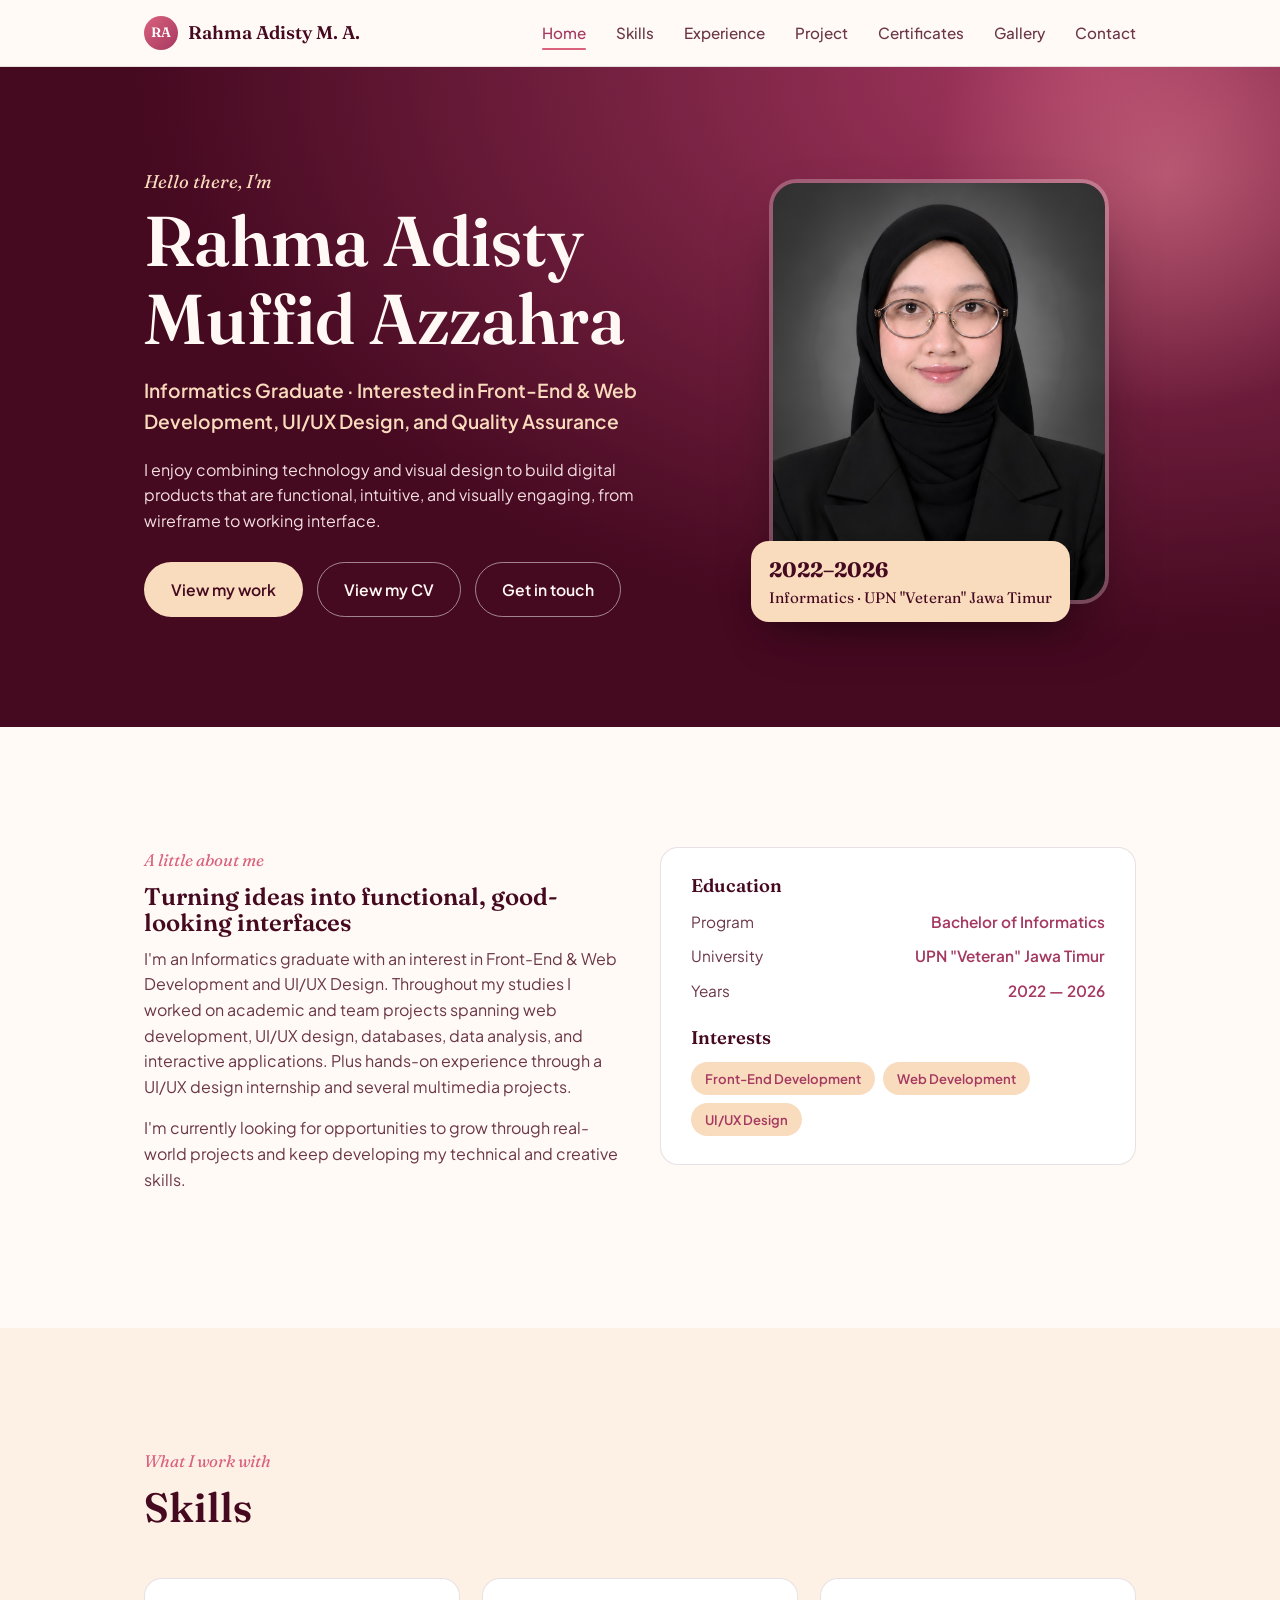
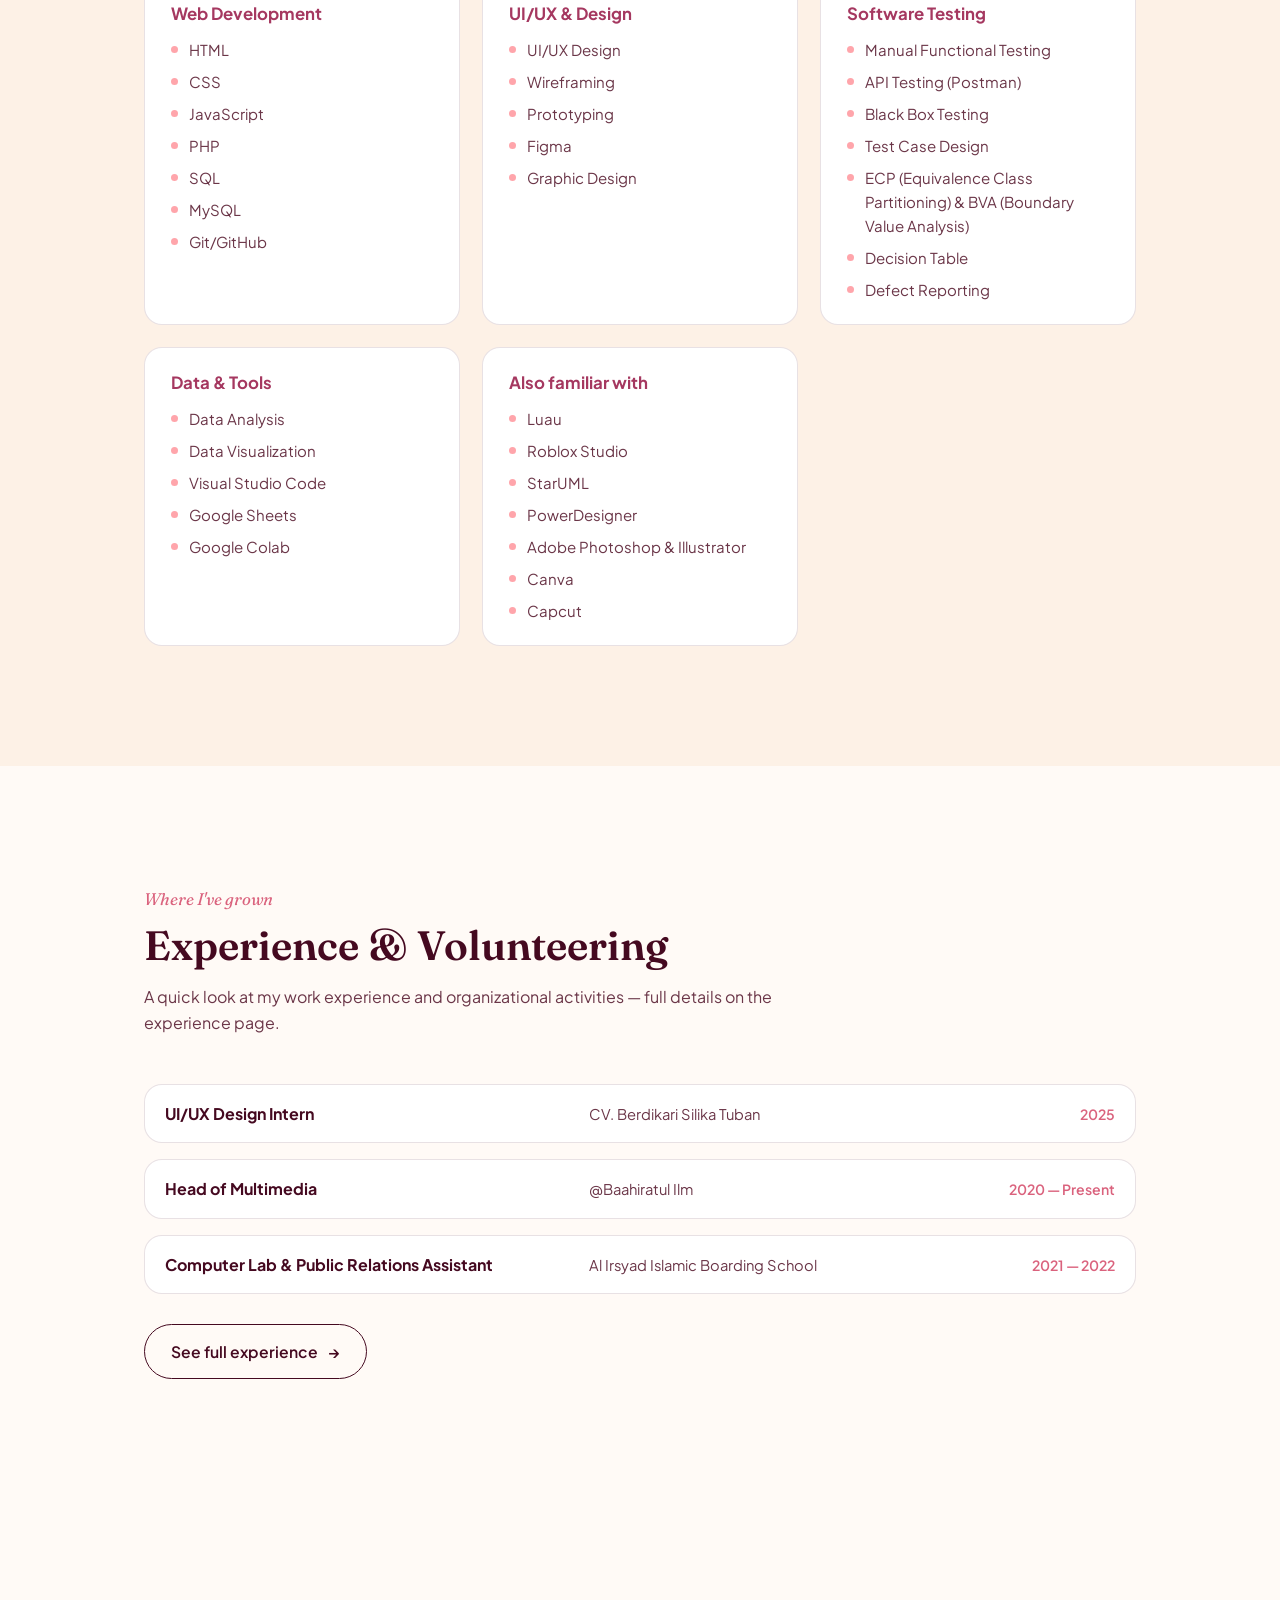
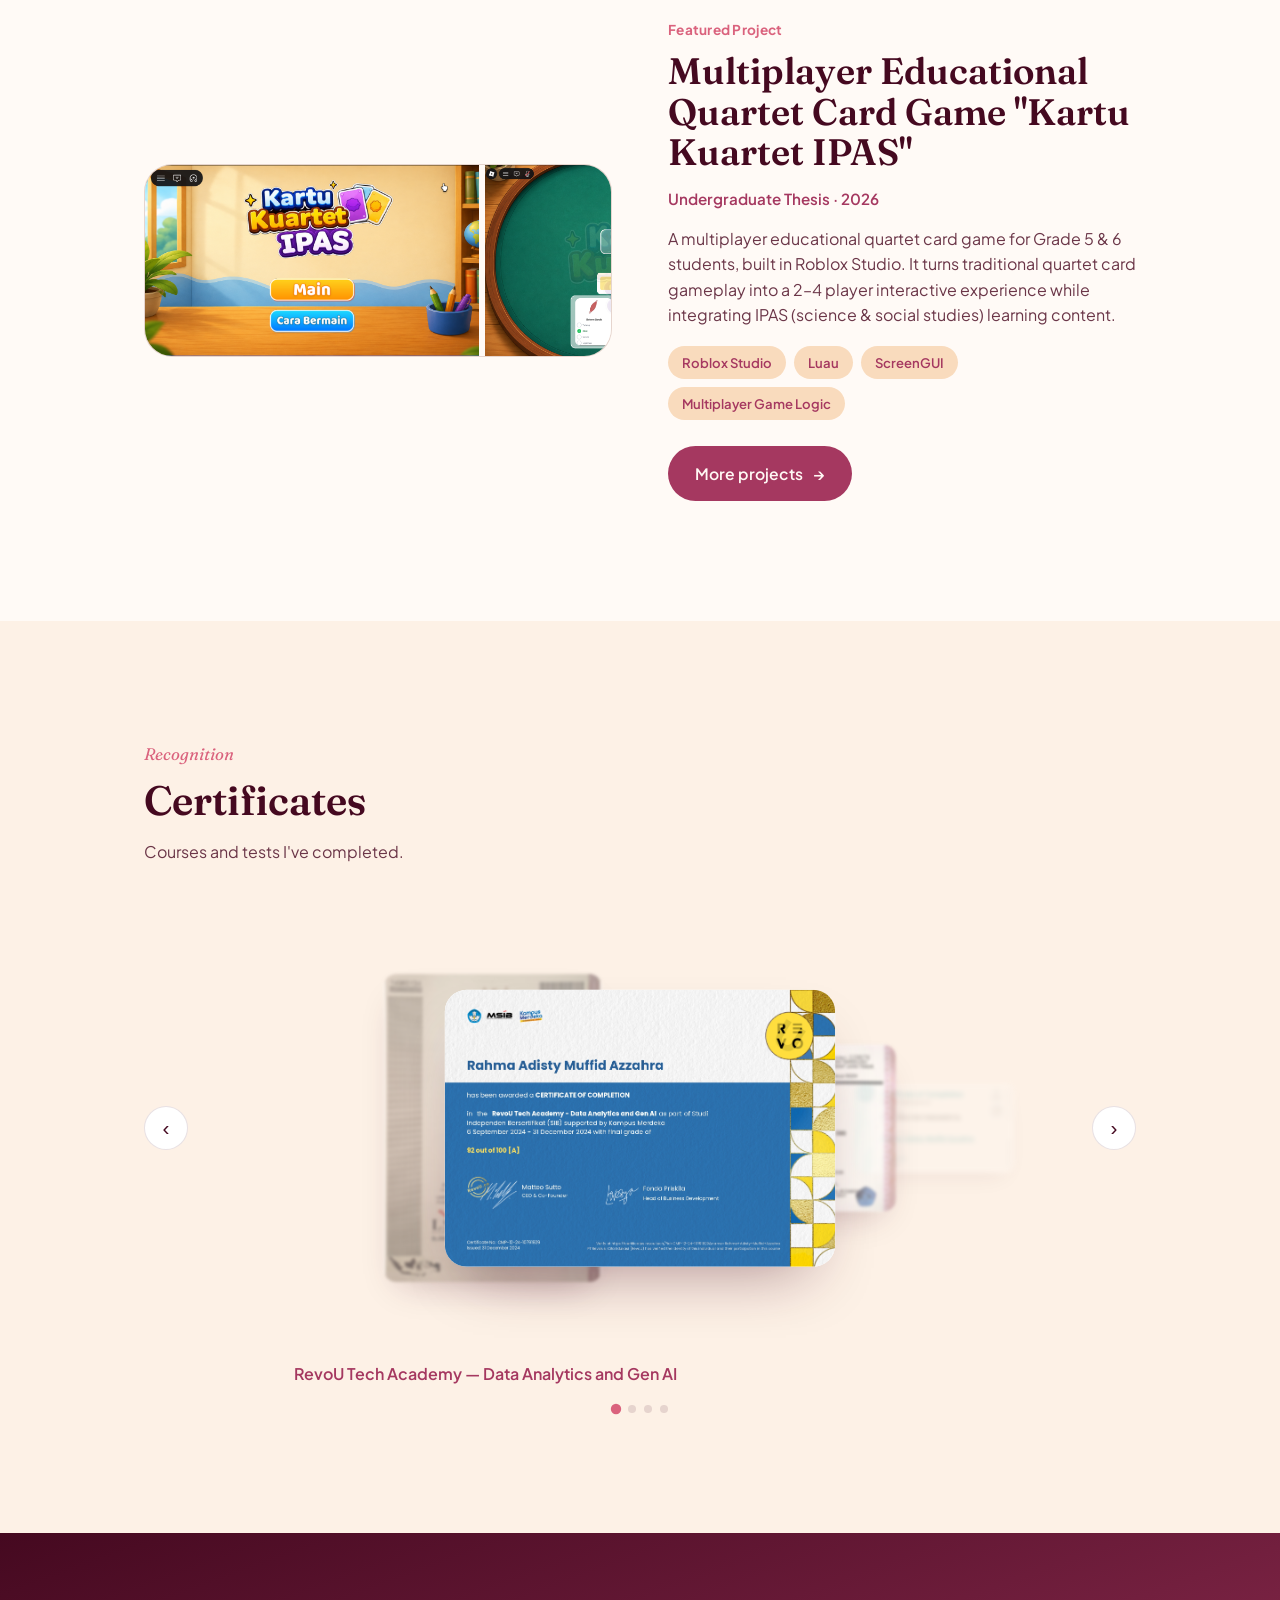
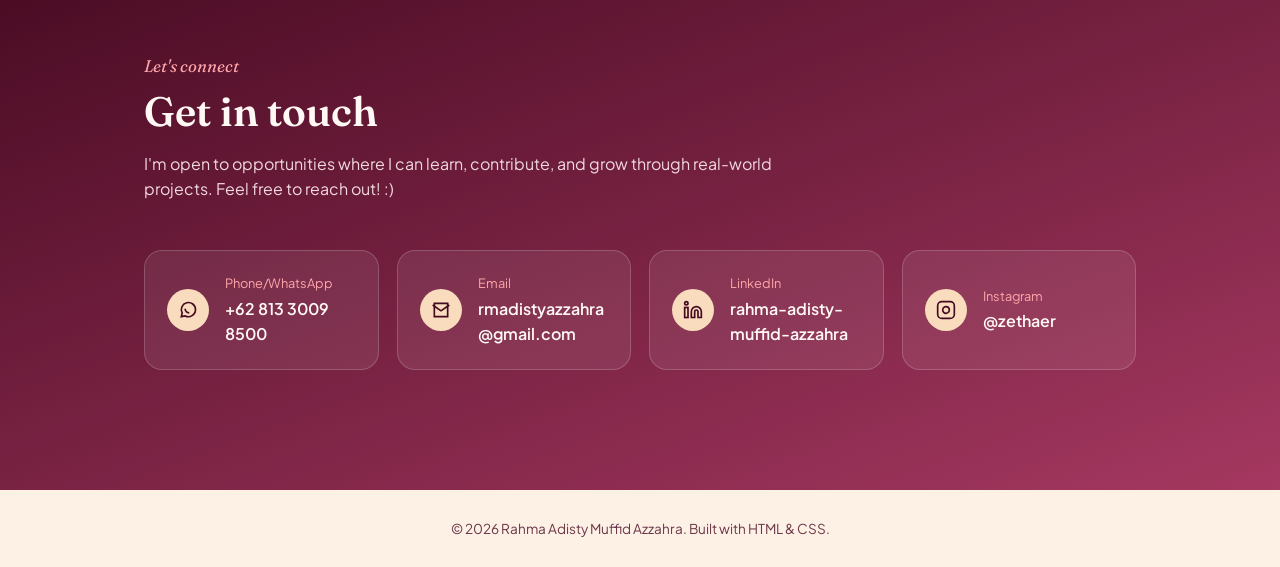
<file: index.html>
<!DOCTYPE html>
<html lang="en">
<head>
<meta charset="UTF-8" />
<meta name="viewport" content="width=device-width, initial-scale=1" />
<title>Rahma Adisty Muffid Azzahra — Portfolio</title>
<meta name="description" content="Rahma Adisty Muffid Azzahra — Informatics Graduate, Front-End & Web Development, UI/UX Design." />
<link rel="icon" href="data:,">
<link rel="preconnect" href="https://fonts.googleapis.com">
<link rel="preconnect" href="https://fonts.gstatic.com" crossorigin>
<link href="https://fonts.googleapis.com/css2?family=Fraunces:ital,wght@0,400;0,600;0,700;1,500&family=Plus+Jakarta+Sans:wght@400;500;600;700;800&display=swap" rel="stylesheet">
<link rel="stylesheet" href="css/style.css">
</head>
<body>

<header class="nav">
  <div class="nav-inner">
    <a href="index.html" class="brand">
      <span class="brand-mark">RA</span>
      Rahma Adisty M. A.
    </a>
    <button class="nav-toggle" aria-label="Toggle menu" aria-expanded="false">
      <span></span><span></span><span></span>
    </button>
    <ul class="nav-links">
      <li><a href="#home" class="active">Home</a></li>
      <li><a href="#skills">Skills</a></li>
      <li><a href="#experience">Experience</a></li>
      <li><a href="#project">Project</a></li>
      <li><a href="#certificates">Certificates</a></li>
      <li><a href="gallery.html">Gallery</a></li>
      <li><a href="#contact">Contact</a></li>
    </ul>
  </div>
</header>

<!-- HERO -->
<section class="hero" id="home">
  <div class="container hero-grid">
    <div>
      <p class="hero-eyebrow">Hello there, I'm</p>
      <h1>Rahma Adisty<br>Muffid Azzahra</h1>
      <p class="hero-role">Informatics Graduate · Interested in Front-End & Web Development, UI/UX Design, and Quality Assurance</p>
      <p class="hero-desc">I enjoy combining technology and visual design to build digital products that are functional, intuitive, and visually engaging, from wireframe to working interface.</p>
      <div class="hero-actions">
        <a href="#project" class="btn btn-light">View my work</a>
        <a href="images/CV_new.pdf" target="_blank" rel="noopener" class="btn btn-ghost" style="border-color:rgba(255,255,255,0.5); color:#fff8f4;">View my CV</a>
        <a href="#contact" class="btn btn-ghost" style="border-color:rgba(255,255,255,0.5); color:#fff8f4;">Get in touch</a>
      </div>
    </div>
    <div class="hero-photo-wrap">
      <div class="hero-photo">
        <img src="images/profile.png" alt="Photo of Rahma Adisty Muffid Azzahra">
      </div>
      <div class="hero-badge"><strong>2022–2026</strong>Informatics · UPN "Veteran" Jawa Timur</div>
    </div>
  </div>
</section>

<!-- ABOUT -->
<section id="about">
  <div class="container about-grid">
    <div>
      <span class="section-kicker">A little about me</span>
      <h2>Turning ideas into functional, good-looking interfaces</h2>
      <p>I'm an Informatics graduate with an interest in Front-End &amp; Web Development and UI/UX Design. Throughout my studies I worked on academic and team projects spanning web development, UI/UX design, databases, data analysis, and interactive applications. Plus hands-on experience through a UI/UX design internship and several multimedia projects.</p>
      <p>I'm currently looking for opportunities to grow through real-world projects and keep developing my technical and creative skills.</p>
    </div>
    <div class="info-card">
      <h3>Education</h3>
      <ul class="info-list">
        <li><span>Program</span><span>Bachelor of Informatics</span></li>
        <li><span>University</span><span>UPN "Veteran" Jawa Timur</span></li>
        <li><span>Years</span><span>2022 — 2026</span></li>
      </ul>
      <h3 style="margin-top:24px;">Interests</h3>
      <div class="tag-row">
        <span class="tag">Front-End Development</span>
        <span class="tag">Web Development</span>
        <span class="tag">UI/UX Design</span>
      </div>
    </div>
  </div>
</section>

<!-- SKILLS -->
<section id="skills" class="section-alt">
  <div class="container">
    <div class="section-head">
      <span class="section-kicker">What I work with</span>
      <h2>Skills</h2>
    </div>
    <div class="skills-grid">
      <div class="skill-card">
        <h3>Web Development</h3>
        <ul><li>HTML</li><li>CSS</li><li>JavaScript</li><li>PHP</li><li>SQL</li><li>MySQL</li><li>Git/GitHub</li></ul>
      </div>
      <div class="skill-card">
        <h3>UI/UX & Design</h3>
        <ul><li>UI/UX Design</li><li>Wireframing</li><li>Prototyping</li><li>Figma</li><li>Graphic Design</li></ul>
      </div>
      <div class="skill-card">
        <h3>Software Testing</h3>
        <ul>
          <li>Manual Functional Testing</li><li>API Testing (Postman)</li><li>Black Box Testing</li><li>Test Case Design</li><li>ECP (Equivalence Class Partitioning) &amp; BVA (Boundary Value Analysis)</li><li>Decision Table</li><li>Defect Reporting</li>
        </ul>
      </div>
      <div class="skill-card">
        <h3>Data & Tools</h3>
        <ul><li>Data Analysis</li><li>Data Visualization</li><li>Visual Studio Code</li><li>Google Sheets</li><li>Google Colab</li></ul>
      </div>
      <div class="skill-card">
        <h3>Also familiar with</h3>
        <ul><li>Luau</li><li>Roblox Studio</li><li>StarUML</li><li>PowerDesigner</li><li>Adobe Photoshop &amp; Illustrator</li><li>Canva</li><li>Capcut</li></ul>
      </div>
    </div>
  </div>
</section>

<!-- EXPERIENCE & VOLUNTEERING (preview) -->
<section id="experience">
  <div class="container">
    <div class="section-head">
      <span class="section-kicker">Where I've grown</span>
      <h2>Experience &amp; Volunteering</h2>
      <p>A quick look at my work experience and organizational activities — full details on the experience page.</p>
    </div>
    <div class="exp-preview-list">
      <div class="exp-preview-item">
        <span class="role">UI/UX Design Intern</span>
        <span class="org">CV. Berdikari Silika Tuban</span>
        <span class="year">2025</span>
      </div>
      <div class="exp-preview-item">
        <span class="role">Head of Multimedia</span>
        <span class="org">@Baahiratul Ilm</span>
        <span class="year">2020 — Present</span>
      </div>
      <div class="exp-preview-item">
        <span class="role">Computer Lab &amp; Public Relations Assistant</span>
        <span class="org">Al Irsyad Islamic Boarding School</span>
        <span class="year">2021 — 2022</span>
      </div>
    </div>
    <a href="experience.html" class="btn btn-ghost">See full experience <span class="btn-arrow">→</span></a>
  </div>
</section>

<!-- FEATURED PROJECT -->
<section id="project">
  <div class="container project-feature">
    <div class="carousel">
      <div class="carousel-track">
        <img src="images/roblox_mainmenu.png" alt="Roblox quartet card game - Main Menu">
        <img src="images/roblox_main.png" alt="Roblox quartet card game">
        <img src="images/roblox_score.png" alt="Roblox quartet card game - Score board">
        <img src="images/roblox_mainmenu.png" alt="" aria-hidden="true">
        <img src="images/roblox_main.png" alt="" aria-hidden="true">
        <img src="images/roblox_score.png" alt="" aria-hidden="true">
      </div>
    </div>
    <div class="project-copy">
      <span class="project-kicker">Featured Project</span>
      <h2>Multiplayer Educational Quartet Card Game "Kartu Kuartet IPAS"</h2>
      <p class="project-meta">Undergraduate Thesis · 2026</p>
      <p>A multiplayer educational quartet card game for Grade 5 &amp; 6 students, built in Roblox Studio. It turns traditional quartet card gameplay into a 2–4 player interactive experience while integrating IPAS (science &amp; social studies) learning content.</p>
      <div class="tag-row">
        <span class="tag">Roblox Studio</span>
        <span class="tag">Luau</span>
        <span class="tag">ScreenGUI</span>
        <span class="tag">Multiplayer Game Logic</span>
      </div>
      <a href="projects.html" class="btn btn-primary">More projects <span class="btn-arrow">→</span></a>
    </div>
  </div>
</section>

<!-- CERTIFICATES -->
<section id="certificates" class="section-alt">
  <div class="container">
    <div class="section-head">
      <span class="section-kicker">Recognition</span>
      <h2>Certificates</h2>
      <p>Courses and tests I've completed.</p>
    </div>

    <div class="cert-coverflow" data-cert-carousel>
      <button class="cert-nav prev" aria-label="Previous certificate">‹</button>
      <div class="cert-track">
        <figure class="cert-slide" data-title="RevoU Tech Academy — Data Analytics and Gen AI">
          <img src="images/sertifikat_revou.jpg" alt="RevoU Tech Academy — Data Analytics and Gen AI certificate">
        </figure>
        <figure class="cert-slide" data-title="English Proficiency Test (EPT)">
          <img src="images/sertifikat_EPT.jpg" alt="English Proficiency Test certificate">
        </figure>
        <figure class="cert-slide" data-title="MySkill — Data Analyst Fundamentals">
          <img src="images/sertif_datafundamental.jpg" alt="MySkill Data Analyst Fundamentals">
        </figure>
        <figure class="cert-slide" data-title="Junior Web Programming — Letter of Completion">
          <img src="images/Sertifikat_Kompetensi.jpg" alt="Junior Web Programming letter of completion">
        </figure>
      </div>
      <button class="cert-nav next" aria-label="Next certificate">›</button>
    </div>
    <p class="cert-caption" data-cert-caption></p>
    <div class="cert-dots" data-cert-dots></div>
  </div>
</section>

<!-- CONTACT -->
<section id="contact" class="contact">
  <div class="container">
    <div class="section-head">
      <span class="section-kicker" style="color:var(--pink);">Let's connect</span>
      <h2>Get in touch</h2>
      <p>I'm open to opportunities where I can learn, contribute, and grow through real-world projects. Feel free to reach out! :)</p>
    </div>
    <div class="contact-grid">
      <a class="contact-item" href="https://wa.me/6281330098500" target="_blank" rel="noopener">
        <span class="contact-icon"><svg viewBox="0 0 24 24" fill="none" stroke="currentColor" stroke-width="2"><path d="M21 11.5a8.5 8.5 0 0 1-12.36 7.57L4 20l1.02-4.46A8.5 8.5 0 1 1 21 11.5z"/><path d="M8.5 10.5c.3 2.4 2.6 4.7 5 5"/></svg></span>
        <span><span class="label">Phone/WhatsApp</span><span class="value">+62 813 3009 8500</span></span>
      </a>
      <a class="contact-item" href="mailto:rmadistyazzahra@gmail.com">
        <span class="contact-icon"><svg viewBox="0 0 24 24" fill="none" stroke="currentColor" stroke-width="2"><path d="M4 4h16v16H4z"/><path d="m22 6-10 7L2 6"/></svg></span>
        <span><span class="label">Email</span><span class="value">rmadistyazzahra@gmail.com</span></span>
      </a>
      <a class="contact-item" href="https://linkedin.com/in/rahma-adisty-muffid-azzahra" target="_blank" rel="noopener">
        <span class="contact-icon"><svg viewBox="0 0 24 24" fill="none" stroke="currentColor" stroke-width="2"><path d="M16 8a6 6 0 0 1 6 6v7h-4v-7a2 2 0 0 0-4 0v7h-4v-7a6 6 0 0 1 6-6z"/><rect x="2" y="9" width="4" height="12"/><circle cx="4" cy="4" r="2"/></svg></span>
        <span><span class="label">LinkedIn</span><span class="value">rahma-adisty-muffid-azzahra</span></span>
      </a>
      <a class="contact-item" href="https://instagram.com/zethaer" target="_blank" rel="noopener">
        <span class="contact-icon"><svg viewBox="0 0 24 24" fill="none" stroke="currentColor" stroke-width="2"><rect x="2" y="2" width="20" height="20" rx="5"/><path d="M16 11.37A4 4 0 1 1 12.63 8 4 4 0 0 1 16 11.37z"/><path d="M17.5 6.5h.01"/></svg></span>
        <span><span class="label">Instagram</span><span class="value">@zethaer</span></span>
      </a>
    </div>
  </div>
</section>

<footer class="site-footer">
  © 2026 Rahma Adisty Muffid Azzahra. Built with HTML &amp; CSS.
</footer>

<script src="js/script.js"></script>
</body>
</html>
</file>
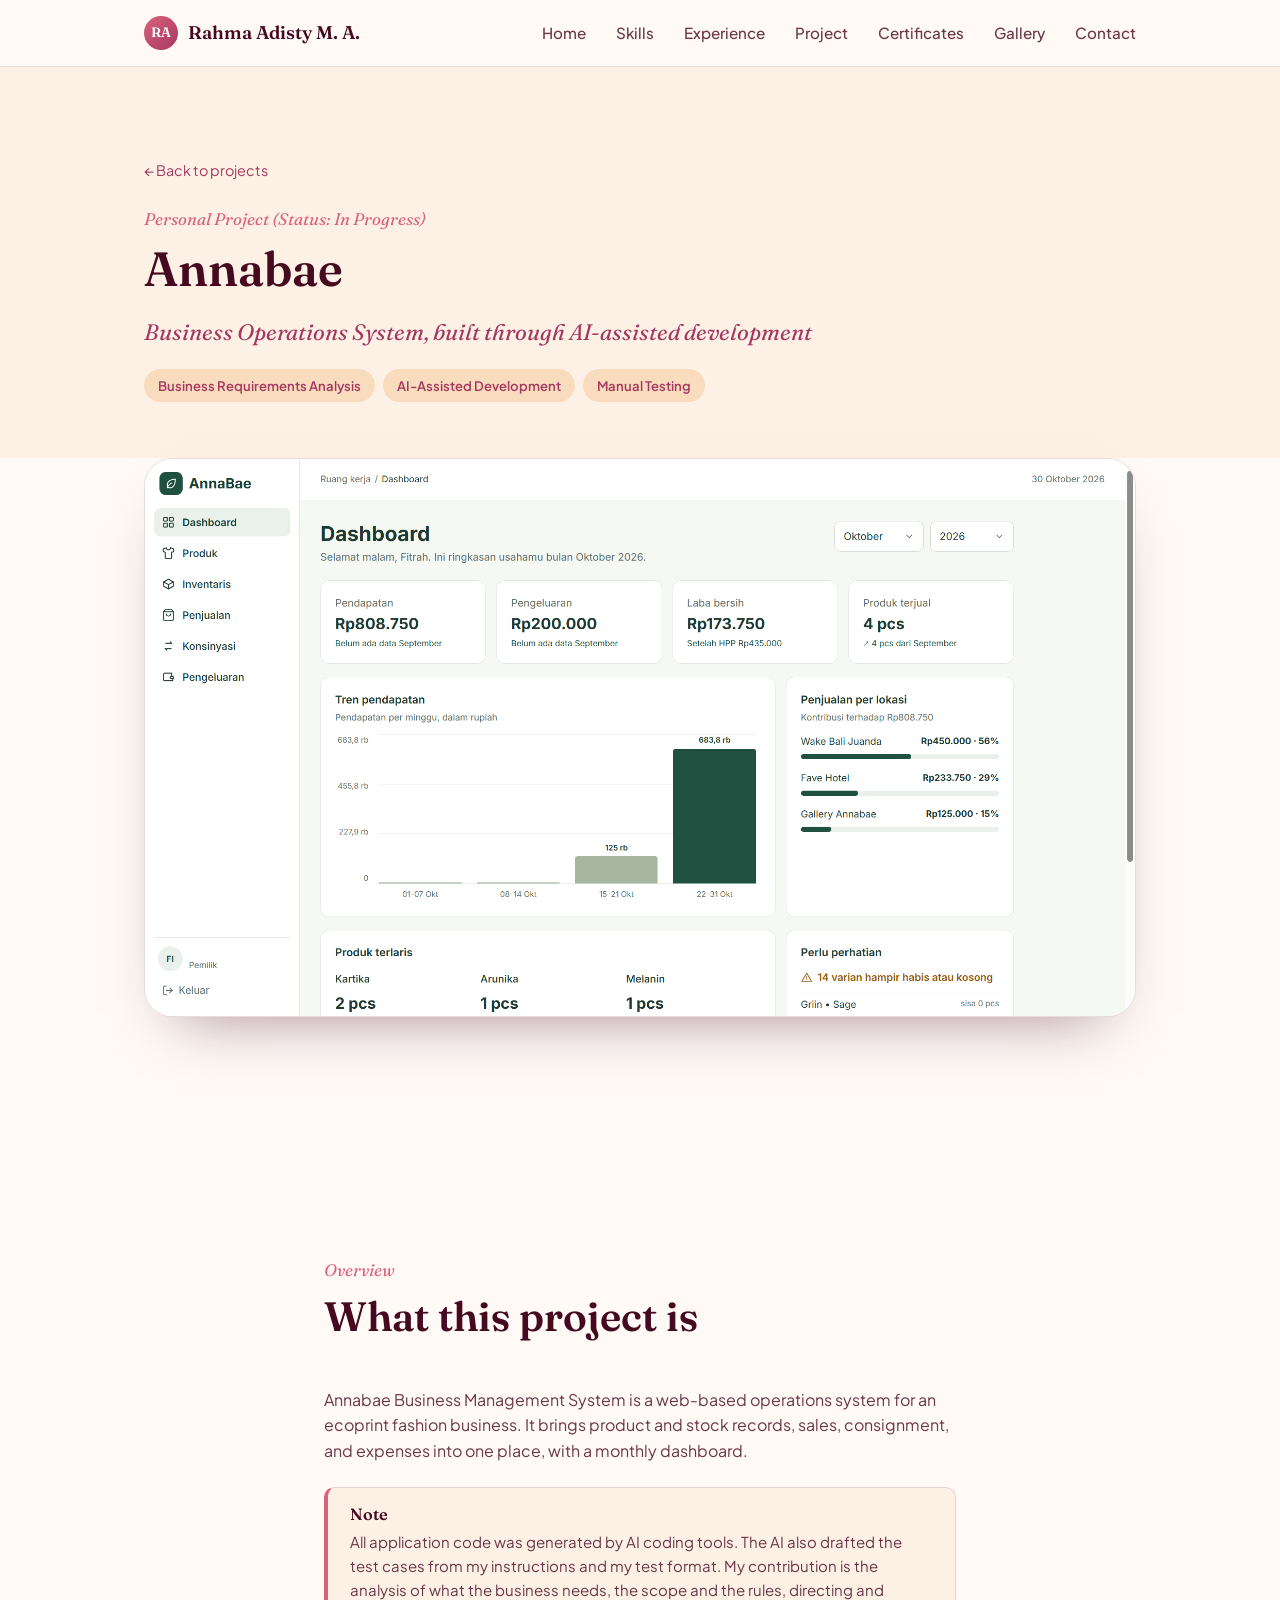
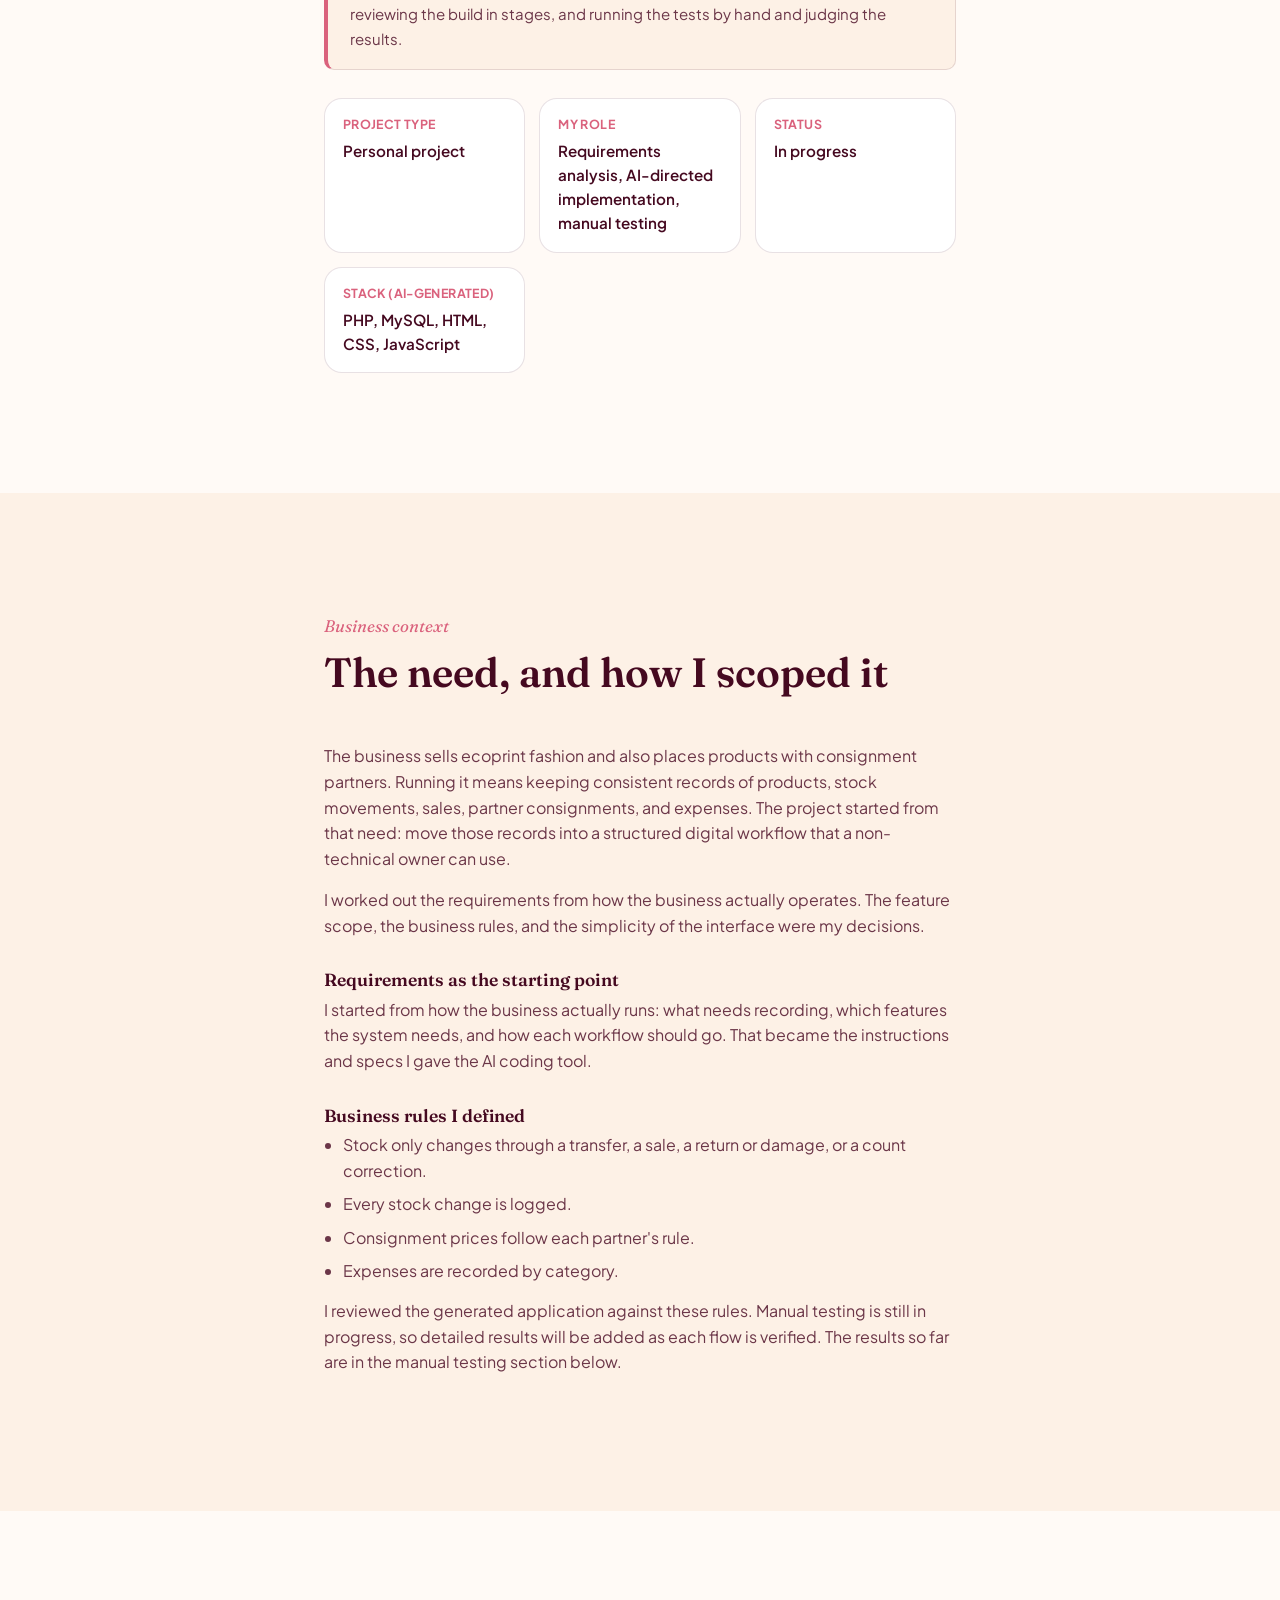
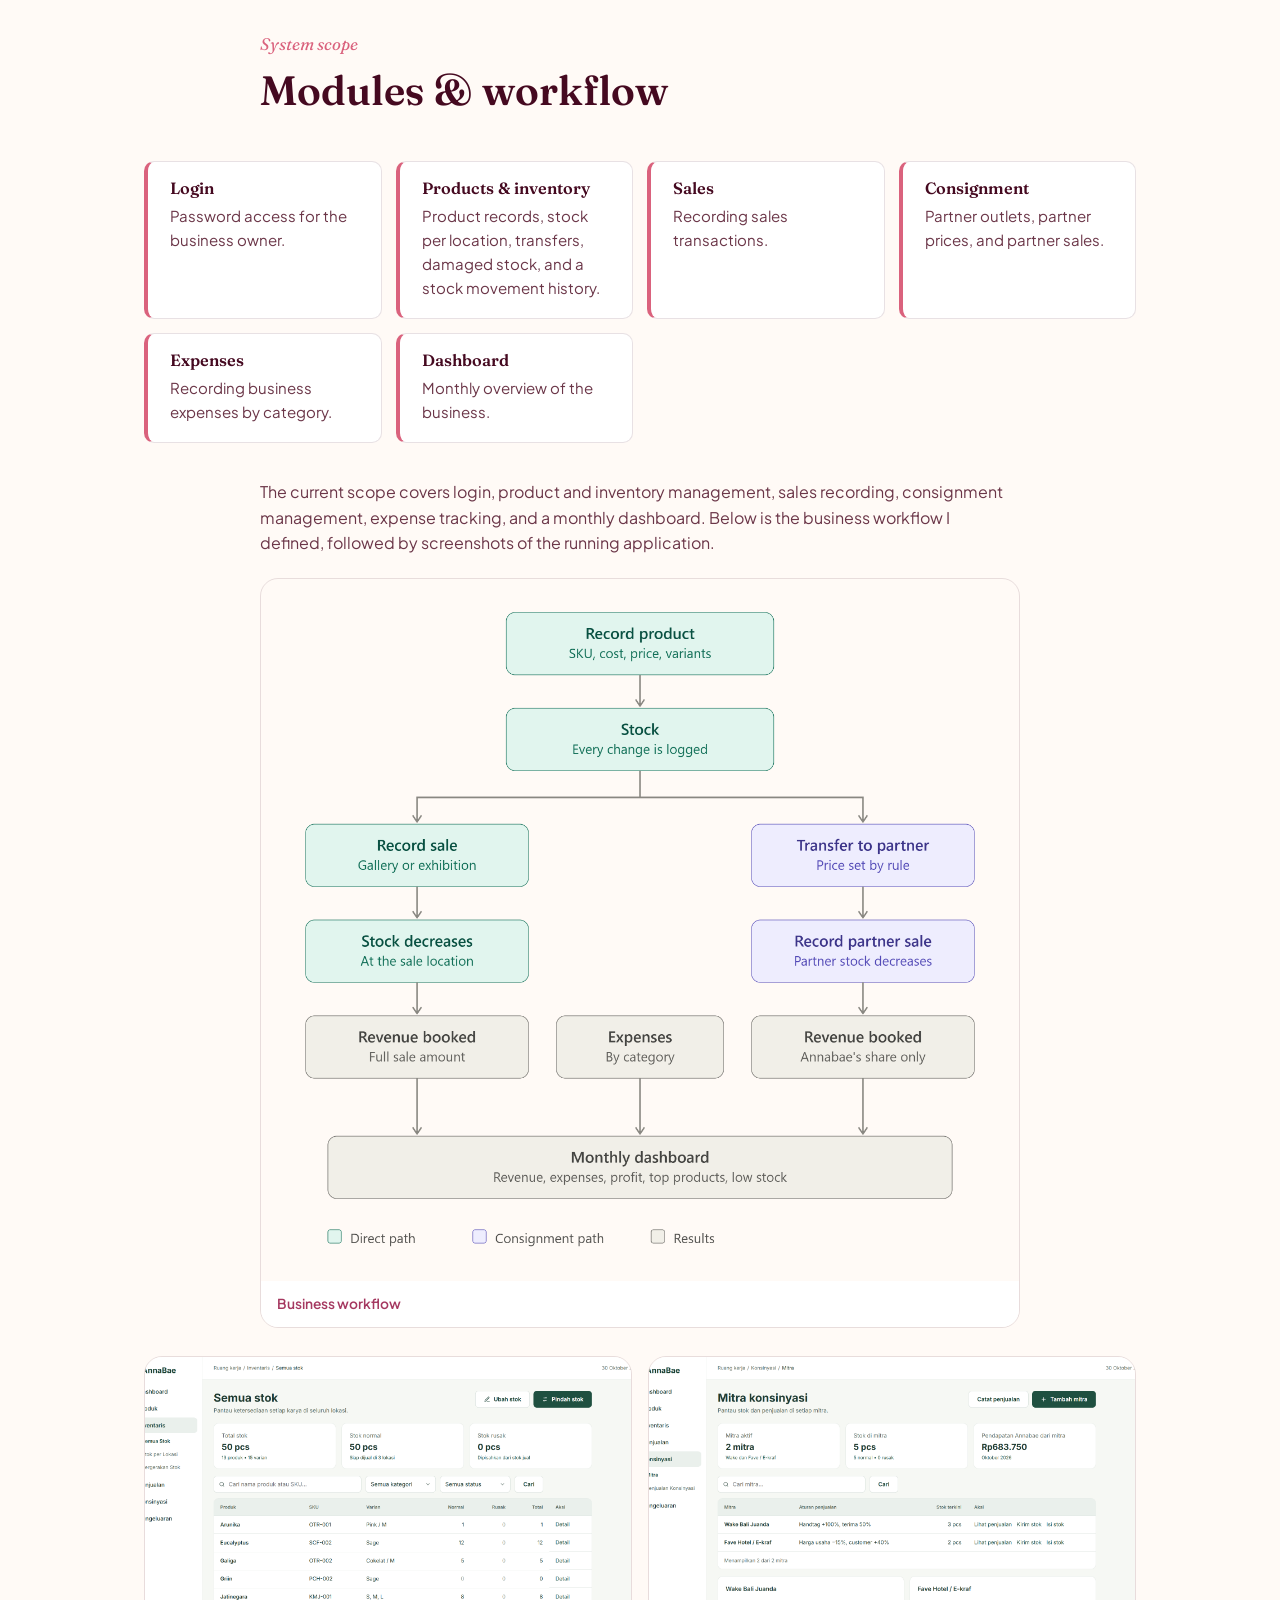
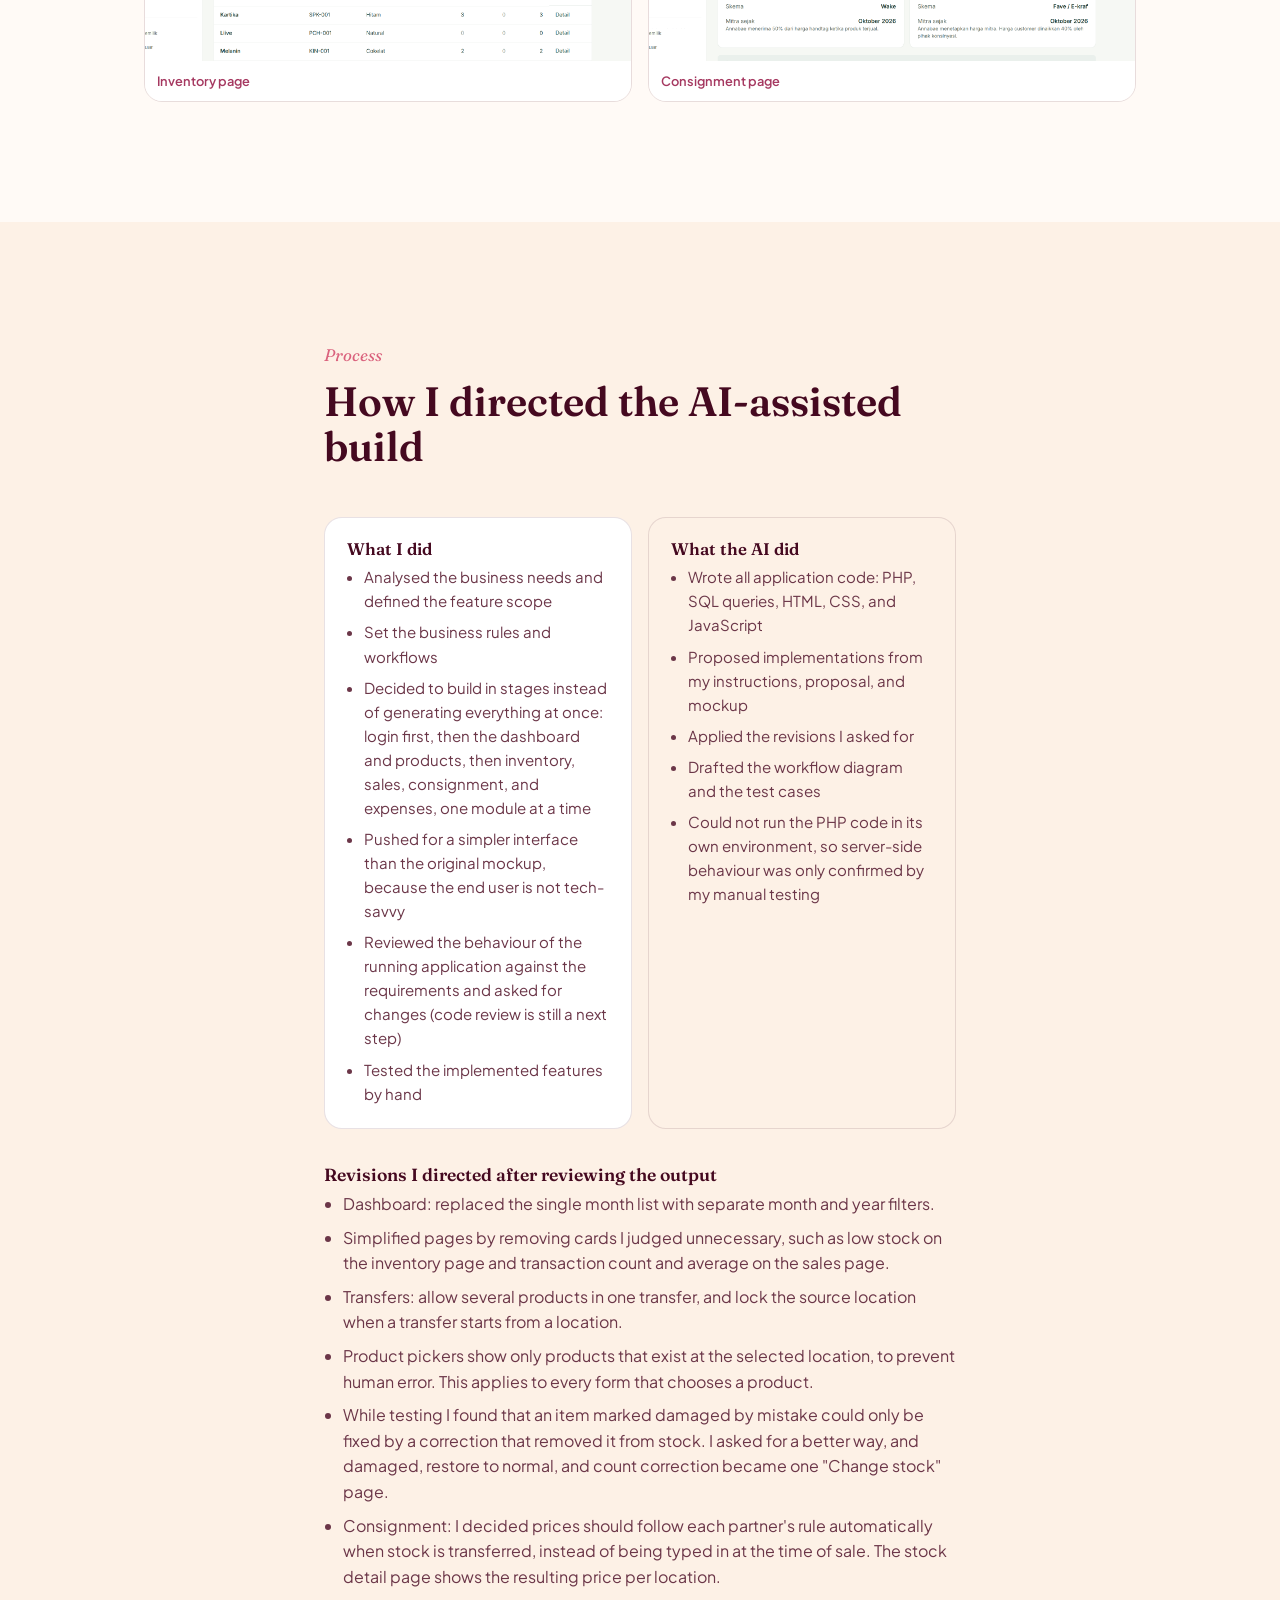
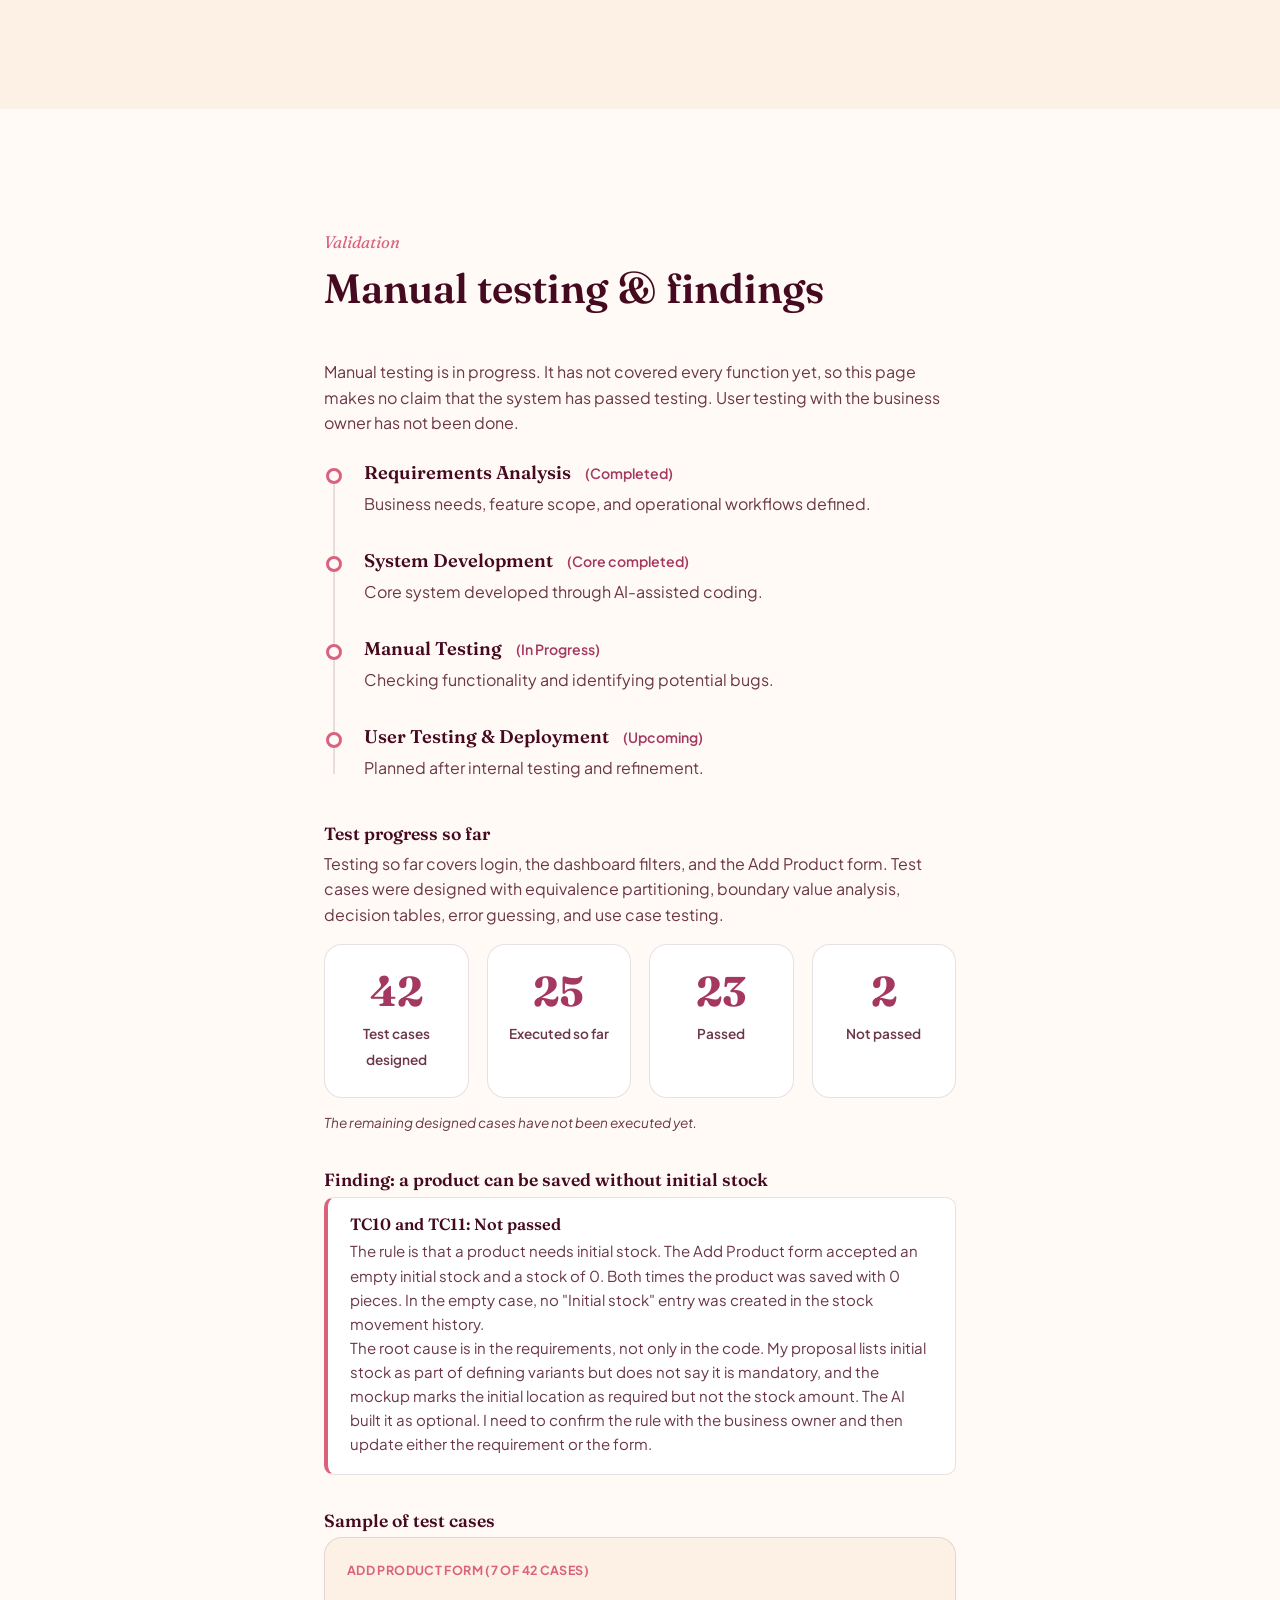
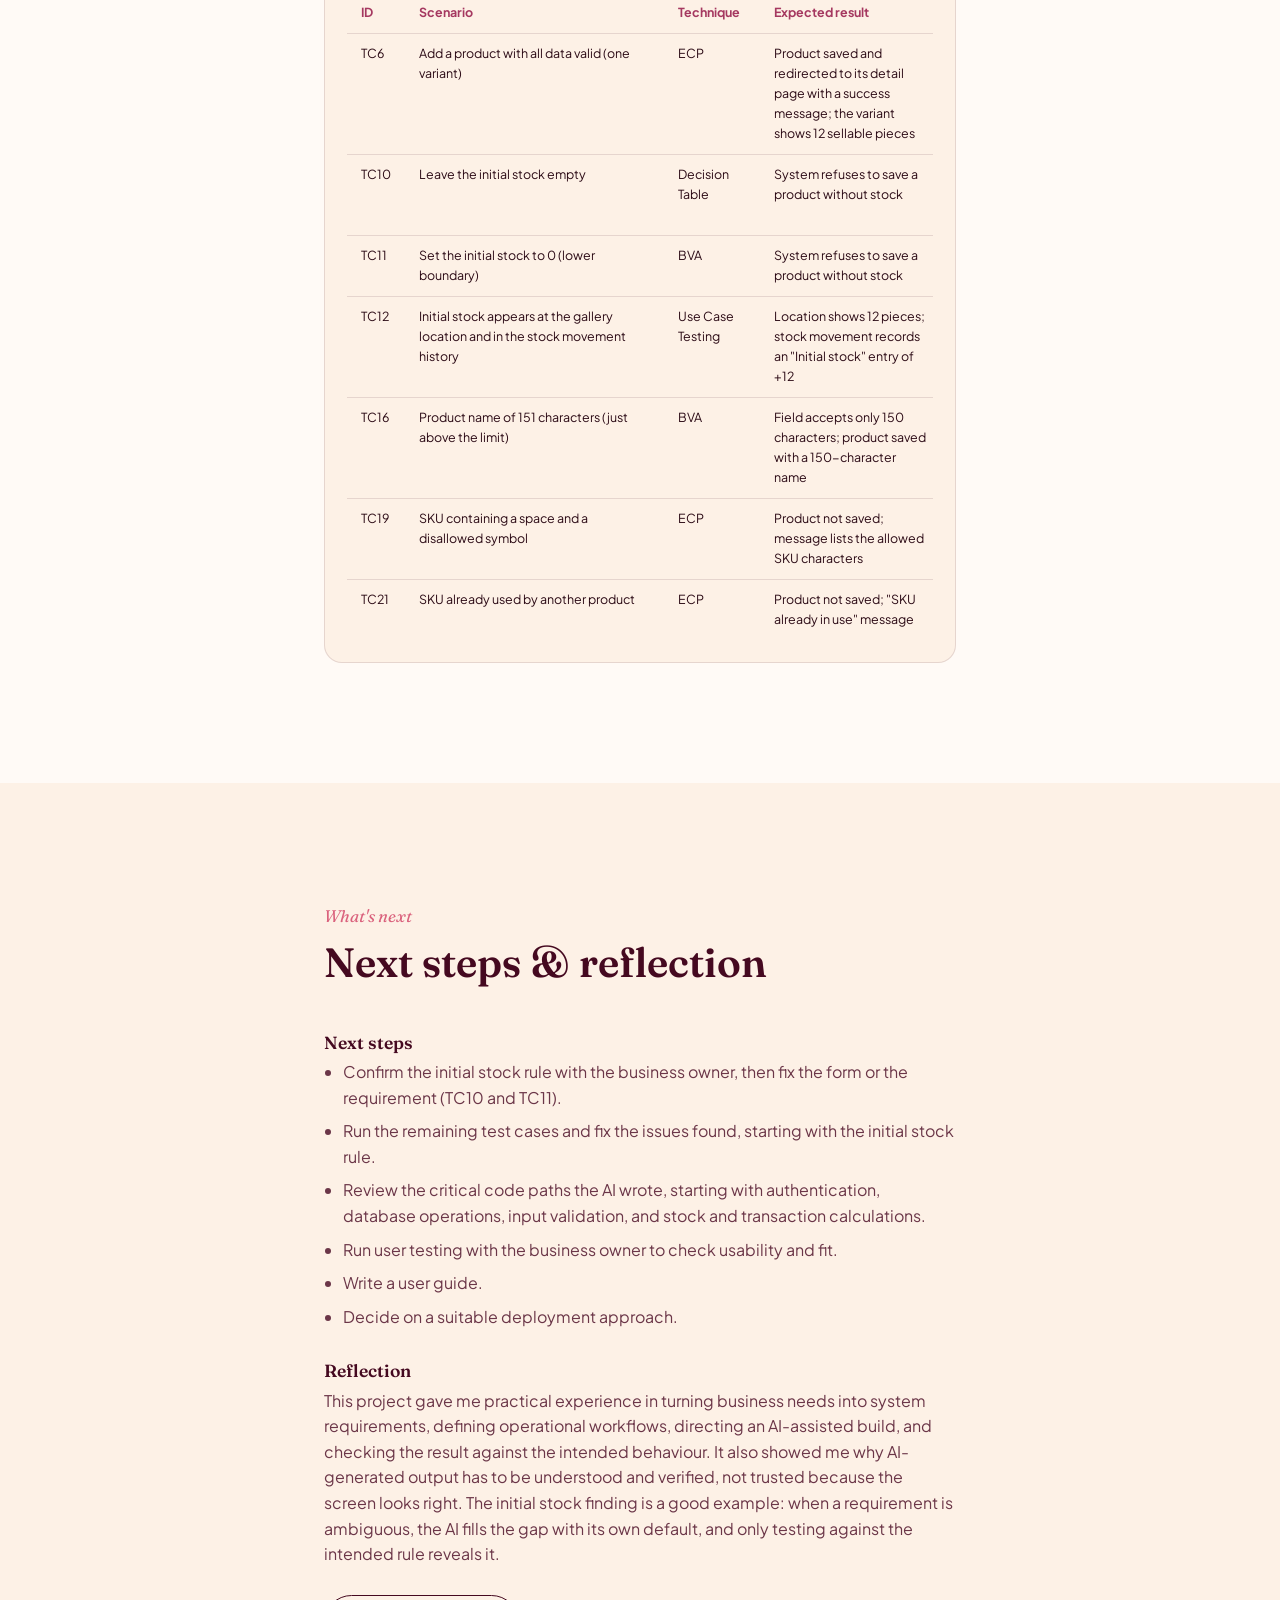
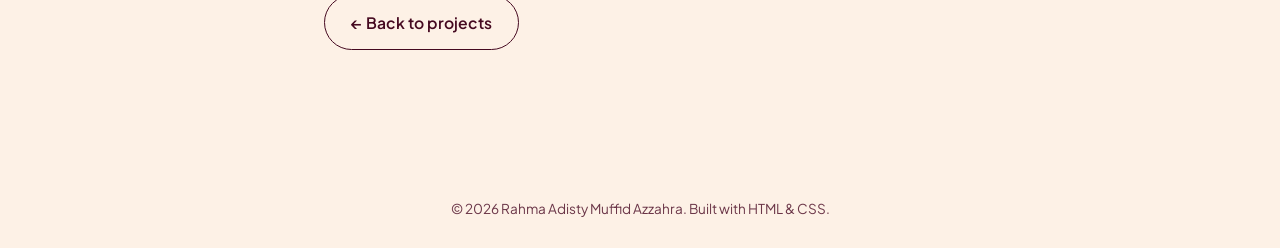
<file: annabae.html>
<!DOCTYPE html>
<html lang="en">
<head>
<meta charset="UTF-8" />
<meta name="viewport" content="width=device-width, initial-scale=1" />
<title>AnnaBae — Ecoprint Business Operations System | Rahma Adisty Muffid Azzahra</title>
<link rel="icon" href="data:,">
<link rel="preconnect" href="https://fonts.googleapis.com">
<link rel="preconnect" href="https://fonts.gstatic.com" crossorigin>
<link href="https://fonts.googleapis.com/css2?family=Fraunces:ital,wght@0,400;0,600;0,700;1,500&family=Plus+Jakarta+Sans:wght@400;500;600;700;800&display=swap" rel="stylesheet">
<link rel="stylesheet" href="css/style.css">
</head>
<body>

<header class="nav">
  <div class="nav-inner">
    <a href="index.html" class="brand">
      <span class="brand-mark">RA</span>
      Rahma Adisty M. A.
    </a>
    <button class="nav-toggle" aria-label="Toggle menu" aria-expanded="false">
      <span></span><span></span><span></span>
    </button>
    <ul class="nav-links">
      <li><a href="index.html#home">Home</a></li>
      <li><a href="index.html#skills">Skills</a></li>
      <li><a href="experience.html">Experience</a></li>
      <li><a href="projects.html">Project</a></li>
      <li><a href="index.html#certificates">Certificates</a></li>
      <li><a href="gallery.html">Gallery</a></li>
      <li><a href="index.html#contact">Contact</a></li>
    </ul>
  </div>
</header>

<!-- 1. HERO & PROJECT SNAPSHOT -->
<section class="page-header">
  <div class="container">
    <a href="projects.html" class="breadcrumb">← Back to projects</a>
    <span class="section-kicker">Personal Project (Status: In Progress)</span>
    <h1>Annabae</h1>
    <p class="cs-subtitle">Business Operations System, built through AI-assisted development</p>
    <div class="tag-row" style="margin-top:18px;">
      <span class="tag">Business Requirements Analysis</span>
      <span class="tag">AI-Assisted Development</span>
      <span class="tag">Manual Testing</span>
    </div>
  </div>
</section>

<section style="padding-top:0;">
  <div class="container">
    <figure class="qg-hero-img">
      <img src="images/annabae-dashboard.png" alt="AnnaBae dashboard showing the monthly business overview">
    </figure>
  </div>
</section>

<!-- 2. TRANSPARENCY + OVERVIEW -->
<section>
  <div class="container cs-narrow">
    <div class="section-head">
      <span class="section-kicker">Overview</span>
      <h2>What this project is</h2>
    </div>
    <p>Annabae Business Management System is a web-based operations system for an ecoprint fashion business. It brings product and stock records, sales, consignment, and expenses into one place, with a monthly dashboard.</p>

    <div class="cs-callout" style="margin:24px 0 28px;">
      <h3>Note</h3>
      <p>All application code was generated by AI coding tools. The AI also drafted the test cases from my instructions and my test format. My contribution is the analysis of what the business needs, the scope and the rules, directing and reviewing the build in stages, and running the tests by hand and judging the results.</p>
    </div>

    <dl class="qg-facts">
      <div class="qg-fact"><dt>Project type</dt><dd>Personal project</dd></div>
      <div class="qg-fact"><dt>My role</dt><dd>Requirements analysis, AI-directed implementation, manual testing</dd></div>
      <div class="qg-fact"><dt>Status</dt><dd>In progress</dd></div>
      <div class="qg-fact"><dt>Stack (AI-generated)</dt><dd>PHP, MySQL, HTML, CSS, JavaScript</dd></div>
    </dl>
  </div>
</section>

<!-- 3. BUSINESS CONTEXT & REQUIREMENTS -->
<section class="section-alt">
  <div class="container cs-narrow">
    <div class="section-head">
      <span class="section-kicker">Business context</span>
      <h2>The need, and how I scoped it</h2>
    </div>
    <p>The business sells ecoprint fashion and also places products with consignment partners. Running it means keeping consistent records of products, stock movements, sales, partner consignments, and expenses. The project started from that need: move those records into a structured digital workflow that a non-technical owner can use.</p>
    <p>I worked out the requirements from how the business actually operates. The feature scope, the business rules, and the simplicity of the interface were my decisions.</p>

    <h3 style="margin-top:32px; font-size:1.1rem;">Requirements as the starting point</h3>
    <p>I started from how the business actually runs: what needs recording, which features the system needs, and how each workflow should go. That became the instructions and specs I gave the AI coding tool.</p>
    
    <h3 style="margin-top:32px; font-size:1.1rem;">Business rules I defined</h3>
    <ul class="qg-list">
      <li>Stock only changes through a transfer, a sale, a return or damage, or a count correction.</li>
      <li>Every stock change is logged.</li>
      <li>Consignment prices follow each partner's rule.</li>
      <li>Expenses are recorded by category.</li>
    </ul>
    <p style="margin-top:14px;">I reviewed the generated application against these rules. Manual testing is still in progress, so detailed results will be added as each flow is verified. The results so far are in the manual testing section below.</p>
  </div>
</section>

<!-- 4. SYSTEM SCOPE & WORKFLOW -->
<section>
  <div class="container">
    <div class="cs-narrow">
      <div class="section-head">
        <span class="section-kicker">System scope</span>
        <h2>Modules &amp; workflow</h2>
      </div>
    </div>

    <div class="ab-modules">
      <div class="cs-defect"><h3>Login</h3><p>Password access for the business owner.</p></div>
      <div class="cs-defect"><h3>Products &amp; inventory</h3><p>Product records, stock per location, transfers, damaged stock, and a stock movement history.</p></div>
      <div class="cs-defect"><h3>Sales</h3><p>Recording sales transactions.</p></div>
      <div class="cs-defect"><h3>Consignment</h3><p>Partner outlets, partner prices, and partner sales.</p></div>
      <div class="cs-defect"><h3>Expenses</h3><p>Recording business expenses by category.</p></div>
      <div class="cs-defect"><h3>Dashboard</h3><p>Monthly overview of the business.</p></div>
    </div>

    <div class="cs-narrow" style="margin-top:36px;">
      <p>The current scope covers login, product and inventory management, sales recording, consignment management, expense tracking, and a monthly dashboard. Below is the business workflow I defined, followed by screenshots of the running application.</p>
      <figure class="cs-shot ab-flow">
        <img src="images/annabae-workflow.png" alt="AnnaBae business workflow diagram">
        <figcaption>Business workflow</figcaption>
      </figure>
    </div>

    <div class="ab-shots is-two">
      <figure class="cs-shot">
        <img src="images/annabae-inventory.png" alt="AnnaBae inventory page">
        <figcaption>Inventory page</figcaption>
      </figure>
      <figure class="cs-shot">
        <img src="images/annabae-consignment.png" alt="AnnaBae consignment page">
        <figcaption>Consignment page</figcaption>
      </figure>
    </div>
  </div>
</section>

<!-- 5. AI-ASSISTED DEVELOPMENT PROCESS -->
<section class="section-alt">
  <div class="container cs-narrow">
    <div class="section-head">
      <span class="section-kicker">Process</span>
      <h2>How I directed the AI-assisted build</h2>
    </div>

    <div class="ab-split">
      <div>
        <h3>What I did</h3>
        <ul>
          <li>Analysed the business needs and defined the feature scope</li>
          <li>Set the business rules and workflows</li>
          <li>Decided to build in stages instead of generating everything at once: login first, then the dashboard and products, then inventory, sales, consignment, and expenses, one module at a time</li>
          <li>Pushed for a simpler interface than the original mockup, because the end user is not tech-savvy</li>
          <li>Reviewed the behaviour of the running application against the requirements and asked for changes (code review is still a next step)</li>
          <li>Tested the implemented features by hand</li>
        </ul>
      </div>
      <div class="is-ai">
        <h3>What the AI did</h3>
        <ul>
          <li>Wrote all application code: PHP, SQL queries, HTML, CSS, and JavaScript</li>
          <li>Proposed implementations from my instructions, proposal, and mockup</li>
          <li>Applied the revisions I asked for</li>
          <li>Drafted the workflow diagram and the test cases</li>
          <li>Could not run the PHP code in its own environment, so server-side behaviour was only confirmed by my manual testing</li>
        </ul>
      </div>
    </div>

    <h3 style="margin-top:36px; font-size:1.1rem;">Revisions I directed after reviewing the output</h3>
    <ul class="qg-list">
      <li>Dashboard: replaced the single month list with separate month and year filters.</li>
      <li>Simplified pages by removing cards I judged unnecessary, such as low stock on the inventory page and transaction count and average on the sales page.</li>
      <li>Transfers: allow several products in one transfer, and lock the source location when a transfer starts from a location.</li>
      <li>Product pickers show only products that exist at the selected location, to prevent human error. This applies to every form that chooses a product.</li>
      <li>While testing I found that an item marked damaged by mistake could only be fixed by a correction that removed it from stock. I asked for a better way, and damaged, restore to normal, and count correction became one "Change stock" page.</li>
      <li>Consignment: I decided prices should follow each partner's rule automatically when stock is transferred, instead of being typed in at the time of sale. The stock detail page shows the resulting price per location.</li>
    </ul>
  </div>
</section>

<!-- 6. MANUAL TESTING & FINDINGS -->
<section>
  <div class="container cs-narrow">
    <div class="section-head">
      <span class="section-kicker">Validation</span>
      <h2>Manual testing &amp; findings</h2>
    </div>
    <p>Manual testing is in progress. It has not covered every function yet, so this page makes no claim that the system has passed testing. User testing with the business owner has not been done.</p>

    <div class="timeline" style="margin-top:26px;">
      <div class="timeline-item">
        <div class="timeline-head">
          <h3>Requirements Analysis</h3>
          <span class="timeline-meta">(Completed)</span>
        </div>
        <p>Business needs, feature scope, and operational workflows defined.</p>
      </div>
      <div class="timeline-item">
        <div class="timeline-head">
          <h3>System Development</h3>
          <span class="timeline-meta">(Core completed)</span>
        </div>
        <p>Core system developed through AI-assisted coding.</p>
      </div>
      <div class="timeline-item">
        <div class="timeline-head">
          <h3>Manual Testing</h3>
          <span class="timeline-meta">(In Progress)</span>
        </div>
        <p>Checking functionality and identifying potential bugs.</p>
      </div>
      <div class="timeline-item">
        <div class="timeline-head">
          <h3>User Testing &amp; Deployment</h3>
          <span class="timeline-meta">(Upcoming)</span>
        </div>
        <p>Planned after internal testing and refinement.</p>
      </div>
    </div>

    <h3 style="margin-top:44px; font-size:1.1rem;">Test progress so far</h3>
    <p>Testing so far covers login, the dashboard filters, and the Add Product form. Test cases were designed with equivalence partitioning, boundary value analysis, decision tables, error guessing, and use case testing.</p>
    <div class="cs-stats">
      <div class="cs-stat"><span class="cs-stat-num">42</span><span class="cs-stat-label">Test cases designed</span></div>
      <div class="cs-stat"><span class="cs-stat-num">25</span><span class="cs-stat-label">Executed so far</span></div>
      <div class="cs-stat"><span class="cs-stat-num">23</span><span class="cs-stat-label">Passed</span></div>
      <div class="cs-stat"><span class="cs-stat-num">2</span><span class="cs-stat-label">Not passed</span></div>
    </div>
    <p class="cs-note" style="margin-top:14px;">The remaining designed cases have not been executed yet.</p>

    <h3 style="margin-top:36px; font-size:1.1rem;">Finding: a product can be saved without initial stock</h3>
    <div class="cs-defect">
      <h3>TC10 and TC11: Not passed</h3>
      <p>The rule is that a product needs initial stock. The Add Product form accepted an empty initial stock and a stock of 0. Both times the product was saved with 0 pieces. In the empty case, no "Initial stock" entry was created in the stock movement history.</p>
      <p>The root cause is in the requirements, not only in the code. My proposal lists initial stock as part of defining variants but does not say it is mandatory, and the mockup marks the initial location as required but not the stock amount. The AI built it as optional. I need to confirm the rule with the business owner and then update either the requirement or the form.</p>
    </div>

    <h3 style="margin-top:36px; font-size:1.1rem;">Sample of test cases</h3>
    <div class="cs-example">
      <span class="cs-example-label">Add Product form (7 of 42 cases)</span>
      <div class="cs-table-scroll">
        <table class="cs-table">
          <thead>
            <tr>
              <th>ID</th>
              <th>Scenario</th>
              <th>Technique</th>
              <th>Expected result</th>
              <th>Actual result</th>
              <th>Status</th>
            </tr>
          </thead>
          <tbody>
            <tr>
              <td>TC6</td>
              <td>Add a product with all data valid (one variant)</td>
              <td>ECP</td>
              <td>Product saved and redirected to its detail page with a success message; the variant shows 12 sellable pieces</td>
              <td>As expected</td>
              <td class="status-pass">Passed</td>
            </tr>
            <tr>
              <td>TC10</td>
              <td>Leave the initial stock empty</td>
              <td>Decision Table</td>
              <td>System refuses to save a product without stock</td>
              <td>Product saved with 0 pieces; no "Initial stock" entry in the stock movement history</td>
              <td class="status-fail">Not Passed</td>
            </tr>
            <tr>
              <td>TC11</td>
              <td>Set the initial stock to 0 (lower boundary)</td>
              <td>BVA</td>
              <td>System refuses to save a product without stock</td>
              <td>Product saved with 0 pieces</td>
              <td class="status-fail">Not Passed</td>
            </tr>
            <tr>
              <td>TC12</td>
              <td>Initial stock appears at the gallery location and in the stock movement history</td>
              <td>Use Case Testing</td>
              <td>Location shows 12 pieces; stock movement records an "Initial stock" entry of +12</td>
              <td>As expected</td>
              <td class="status-pass">Passed</td>
            </tr>
            <tr>
              <td>TC16</td>
              <td>Product name of 151 characters (just above the limit)</td>
              <td>BVA</td>
              <td>Field accepts only 150 characters; product saved with a 150-character name</td>
              <td>As expected</td>
              <td class="status-pass">Passed</td>
            </tr>
            <tr>
              <td>TC19</td>
              <td>SKU containing a space and a disallowed symbol</td>
              <td>ECP</td>
              <td>Product not saved; message lists the allowed SKU characters</td>
              <td>As expected</td>
              <td class="status-pass">Passed</td>
            </tr>
            <tr>
              <td>TC21</td>
              <td>SKU already used by another product</td>
              <td>ECP</td>
              <td>Product not saved; "SKU already in use" message</td>
              <td>As expected</td>
              <td class="status-pass">Passed</td>
            </tr>
          </tbody>
        </table>
      </div>
    </div>
  </div>
</section>

<!-- 7. STATUS, NEXT STEPS & REFLECTION -->
<section class="section-alt">
  <div class="container cs-narrow">
    <div class="section-head">
      <span class="section-kicker">What's next</span>
      <h2>Next steps &amp; reflection</h2>
    </div>

    <h3 style="font-size:1.1rem;">Next steps</h3>
    <ul class="qg-list">
      <li>Confirm the initial stock rule with the business owner, then fix the form or the requirement (TC10 and TC11).</li>
      <li>Run the remaining test cases and fix the issues found, starting with the initial stock rule.</li>
      <li>Review the critical code paths the AI wrote, starting with authentication, database operations, input validation, and stock and transaction calculations.</li>
      <li>Run user testing with the business owner to check usability and fit.</li>
      <li>Write a user guide.</li>
      <li>Decide on a suitable deployment approach.</li>
    </ul>

    <h3 style="margin-top:32px; font-size:1.1rem;">Reflection</h3>
    <p>This project gave me practical experience in turning business needs into system requirements, defining operational workflows, directing an AI-assisted build, and checking the result against the intended behaviour. It also showed me why AI-generated output has to be understood and verified, not trusted because the screen looks right. The initial stock finding is a good example: when a requirement is ambiguous, the AI fills the gap with its own default, and only testing against the intended rule reveals it.</p>

    <div class="cs-doc-actions" style="margin-top:28px;">
      <a href="projects.html" class="btn btn-ghost">← Back to projects</a>
    </div>
  </div>
</section>

<footer class="site-footer">
  © 2026 Rahma Adisty Muffid Azzahra. Built with HTML &amp; CSS.
</footer>

<script src="js/script.js"></script>
</body>
</html>
</file>
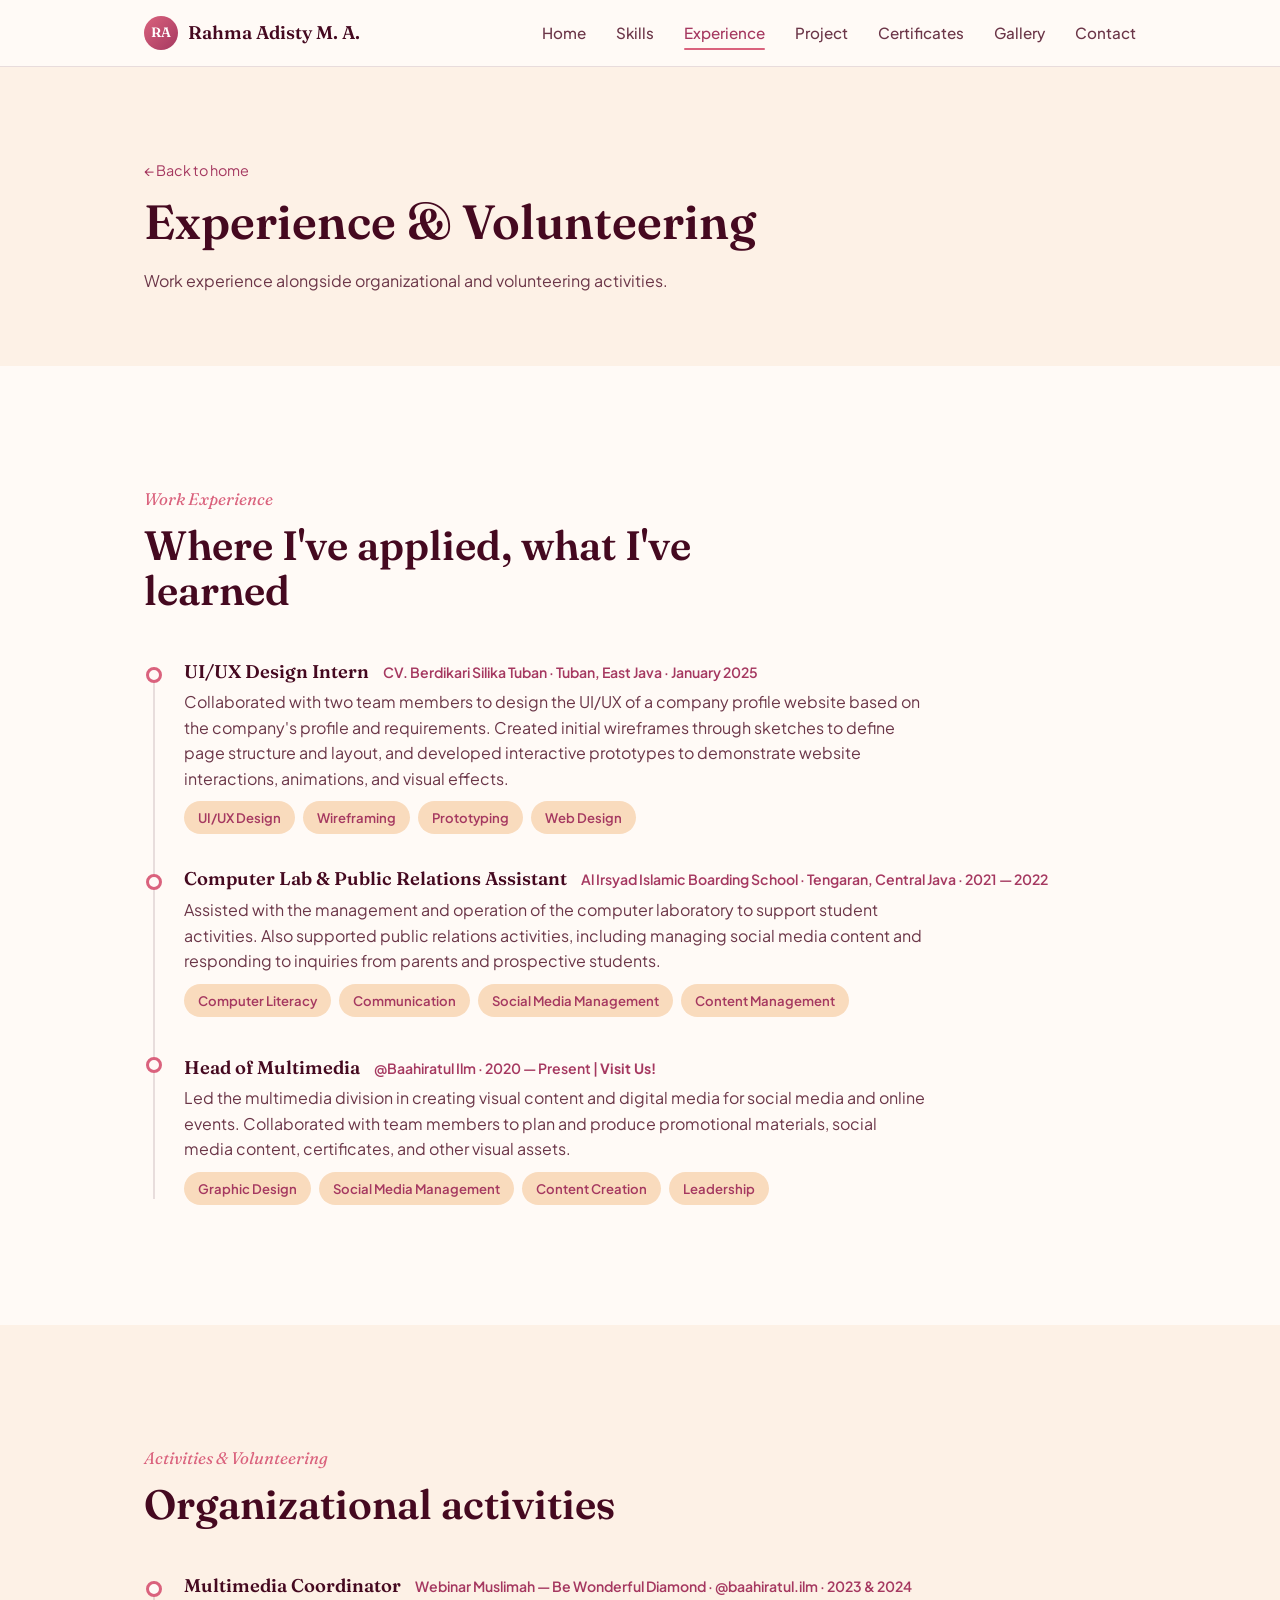
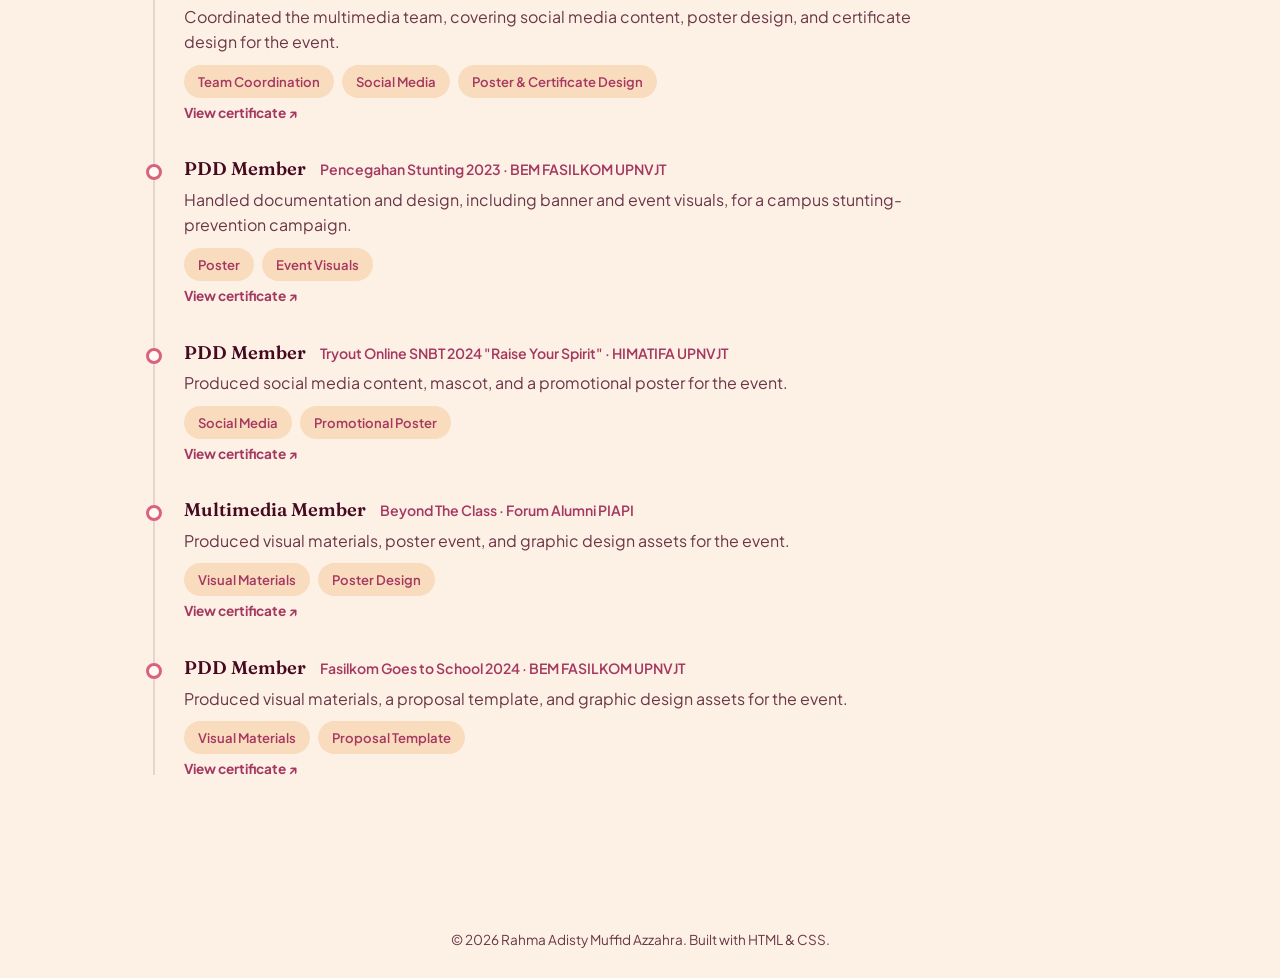
<file: experience.html>
<!DOCTYPE html>
<html lang="en">
<head>
<meta charset="UTF-8" />
<meta name="viewport" content="width=device-width, initial-scale=1" />
<title>Experience &amp; Volunteering — Rahma Adisty Muffid Azzahra</title>
<link rel="icon" href="data:,">
<link rel="preconnect" href="https://fonts.googleapis.com">
<link rel="preconnect" href="https://fonts.gstatic.com" crossorigin>
<link href="https://fonts.googleapis.com/css2?family=Fraunces:ital,wght@0,400;0,600;0,700;1,500&family=Plus+Jakarta+Sans:wght@400;500;600;700;800&display=swap" rel="stylesheet">
<link rel="stylesheet" href="css/style.css">
</head>
<body>

<header class="nav">
  <div class="nav-inner">
    <a href="index.html" class="brand">
      <span class="brand-mark">RA</span>
      Rahma Adisty M. A.
    </a>
    <button class="nav-toggle" aria-label="Toggle menu" aria-expanded="false">
      <span></span><span></span><span></span>
    </button>
    <ul class="nav-links">
      <li><a href="index.html#home">Home</a></li>
      <li><a href="index.html#skills">Skills</a></li>
      <li><a href="experience.html" class="active">Experience</a></li>
      <li><a href="projects.html">Project</a></li>
      <li><a href="index.html#certificates">Certificates</a></li>
      <li><a href="gallery.html">Gallery</a></li>
      <li><a href="index.html#contact">Contact</a></li>
    </ul>
  </div>
</header>

<section class="page-header">
  <div class="container">
    <a href="index.html" class="breadcrumb">← Back to home</a>
    <h1>Experience &amp; Volunteering</h1>
    <p>Work experience alongside organizational and volunteering activities.</p>
  </div>
</section>

<!-- WORK EXPERIENCE -->
<section>
  <div class="container">
    <div class="section-head">
      <span class="section-kicker">Work Experience</span>
      <h2>Where I've applied, what I've learned</h2>
    </div>
    <div class="timeline">

      <div class="timeline-item">
        <div class="timeline-head">
          <h3>UI/UX Design Intern</h3>
          <span class="timeline-meta">CV. Berdikari Silika Tuban · Tuban, East Java · January 2025</span>
        </div>
        <p>Collaborated with two team members to design the UI/UX of a company profile website based on the company's profile and requirements. Created initial wireframes through sketches to define page structure and layout, and developed interactive prototypes to demonstrate website interactions, animations, and visual effects.</p>
        <div class="tag-row">
          <span class="tag">UI/UX Design</span>
          <span class="tag">Wireframing</span>
          <span class="tag">Prototyping</span>
          <span class="tag">Web Design</span>
        </div>
      </div>

      <div class="timeline-item">
        <div class="timeline-head">
          <h3>Computer Lab &amp; Public Relations Assistant</h3>
          <span class="timeline-meta">Al Irsyad Islamic Boarding School · Tengaran, Central Java · 2021 — 2022</span>
        </div>
        <p>Assisted with the management and operation of the computer laboratory to support student activities. Also supported public relations activities, including managing social media content and responding to inquiries from parents and prospective students.</p>
        <div class="tag-row">
          <span class="tag">Computer Literacy</span>
          <span class="tag">Communication</span>
          <span class="tag">Social Media Management</span>
          <span class="tag">Content Management</span>
        </div>
      </div>

      <div class="timeline-item">
        <div class="timeline-head">
          <h3>Head of Multimedia</h3>
          <span class="timeline-meta">@Baahiratul Ilm · 2020 — Present | <a href="https://www.instagram.com/baahiratul.ilm"class="project-link">Visit Us!</a>
          </span>
        </div>
        <p>Led the multimedia division in creating visual content and digital media for social media and online events. Collaborated with team members to plan and produce promotional materials, social media content, certificates, and other visual assets.</p>
        <div class="tag-row">
          <span class="tag">Graphic Design</span>
          <span class="tag">Social Media Management</span>
          <span class="tag">Content Creation</span>
          <span class="tag">Leadership</span>
        </div>
      </div>

    </div>
  </div>
</section>

<!-- VOLUNTEERING -->
<section class="section-alt">
  <div class="container">
    <div class="section-head">
      <span class="section-kicker">Activities &amp; Volunteering</span>
      <h2>Organizational activities</h2>
    </div>
    <div class="timeline">

      <div class="timeline-item">
        <div class="timeline-head">
          <h3>Multimedia Coordinator</h3>
          <span class="timeline-meta">Webinar Muslimah — Be Wonderful Diamond · @baahiratul.ilm · 2023 &amp; 2024</span>
        </div>
        <p>Coordinated the multimedia team, covering social media content, poster design, and certificate design for the event.</p>
        <div class="tag-row">
          <span class="tag">Team Coordination</span>
          <span class="tag">Social Media</span>
          <span class="tag">Poster & Certificate Design</span>
        </div>
        <a class="cert-proof" href="images/sertifikat_bwd.pdf" target="_blank" rel="noopener">View certificate ↗</a>
      </div>

      <div class="timeline-item">
        <div class="timeline-head">
          <h3>PDD Member</h3>
          <span class="timeline-meta">Pencegahan Stunting 2023 · BEM FASILKOM UPNVJT</span>
        </div>
        <p>Handled documentation and design, including banner and event visuals, for a campus stunting-prevention campaign.</p>
        <div class="tag-row">
          <span class="tag">Poster</span>
          <span class="tag">Event Visuals</span>
        </div>
        <a class="cert-proof" href="images/sertifikat_cekkebal.png" target="_blank" rel="noopener">View certificate ↗</a>
      </div>

      <div class="timeline-item">
        <div class="timeline-head">
          <h3>PDD Member</h3>
          <span class="timeline-meta">Tryout Online SNBT 2024 "Raise Your Spirit" · HIMATIFA UPNVJT</span>
        </div>
        <p>Produced social media content, mascot, and a promotional poster for the event.</p>
        <div class="tag-row">
          <span class="tag">Social Media</span>
          <span class="tag">Promotional Poster</span>
        </div>
        <a class="cert-proof" href="images/sertifikat_tryout.jpg" target="_blank" rel="noopener">View certificate ↗</a>
      </div>

      <div class="timeline-item">
        <div class="timeline-head">
          <h3>Multimedia Member</h3>
          <span class="timeline-meta">Beyond The Class · Forum Alumni PIAPI</span>
        </div>
        <p>Produced visual materials, poster event, and graphic design assets for the event.</p>
        <div class="tag-row">
          <span class="tag">Visual Materials</span>
          <span class="tag">Poster Design</span>
        </div>
        <a class="cert-proof" href="images/sertifikat_btc.jpg" target="_blank" rel="noopener">View certificate ↗</a>
      </div>

      <div class="timeline-item">
        <div class="timeline-head">
          <h3>PDD Member</h3>
          <span class="timeline-meta">Fasilkom Goes to School 2024 · BEM FASILKOM UPNVJT</span>
        </div>
        <p>Produced visual materials, a proposal template, and graphic design assets for the event.</p>
        <div class="tag-row">
          <span class="tag">Visual Materials</span>
          <span class="tag">Proposal Template</span>
        </div>
        <a class="cert-proof" href="images/sertifikat_fgs.jpg" target="_blank" rel="noopener">View certificate ↗</a>
      </div>

    </div>
  </div>
</section>

<footer class="site-footer">
  © 2026 Rahma Adisty Muffid Azzahra. Built with HTML &amp; CSS.
</footer>

<script src="js/script.js"></script>
</body>
</html>
</file>
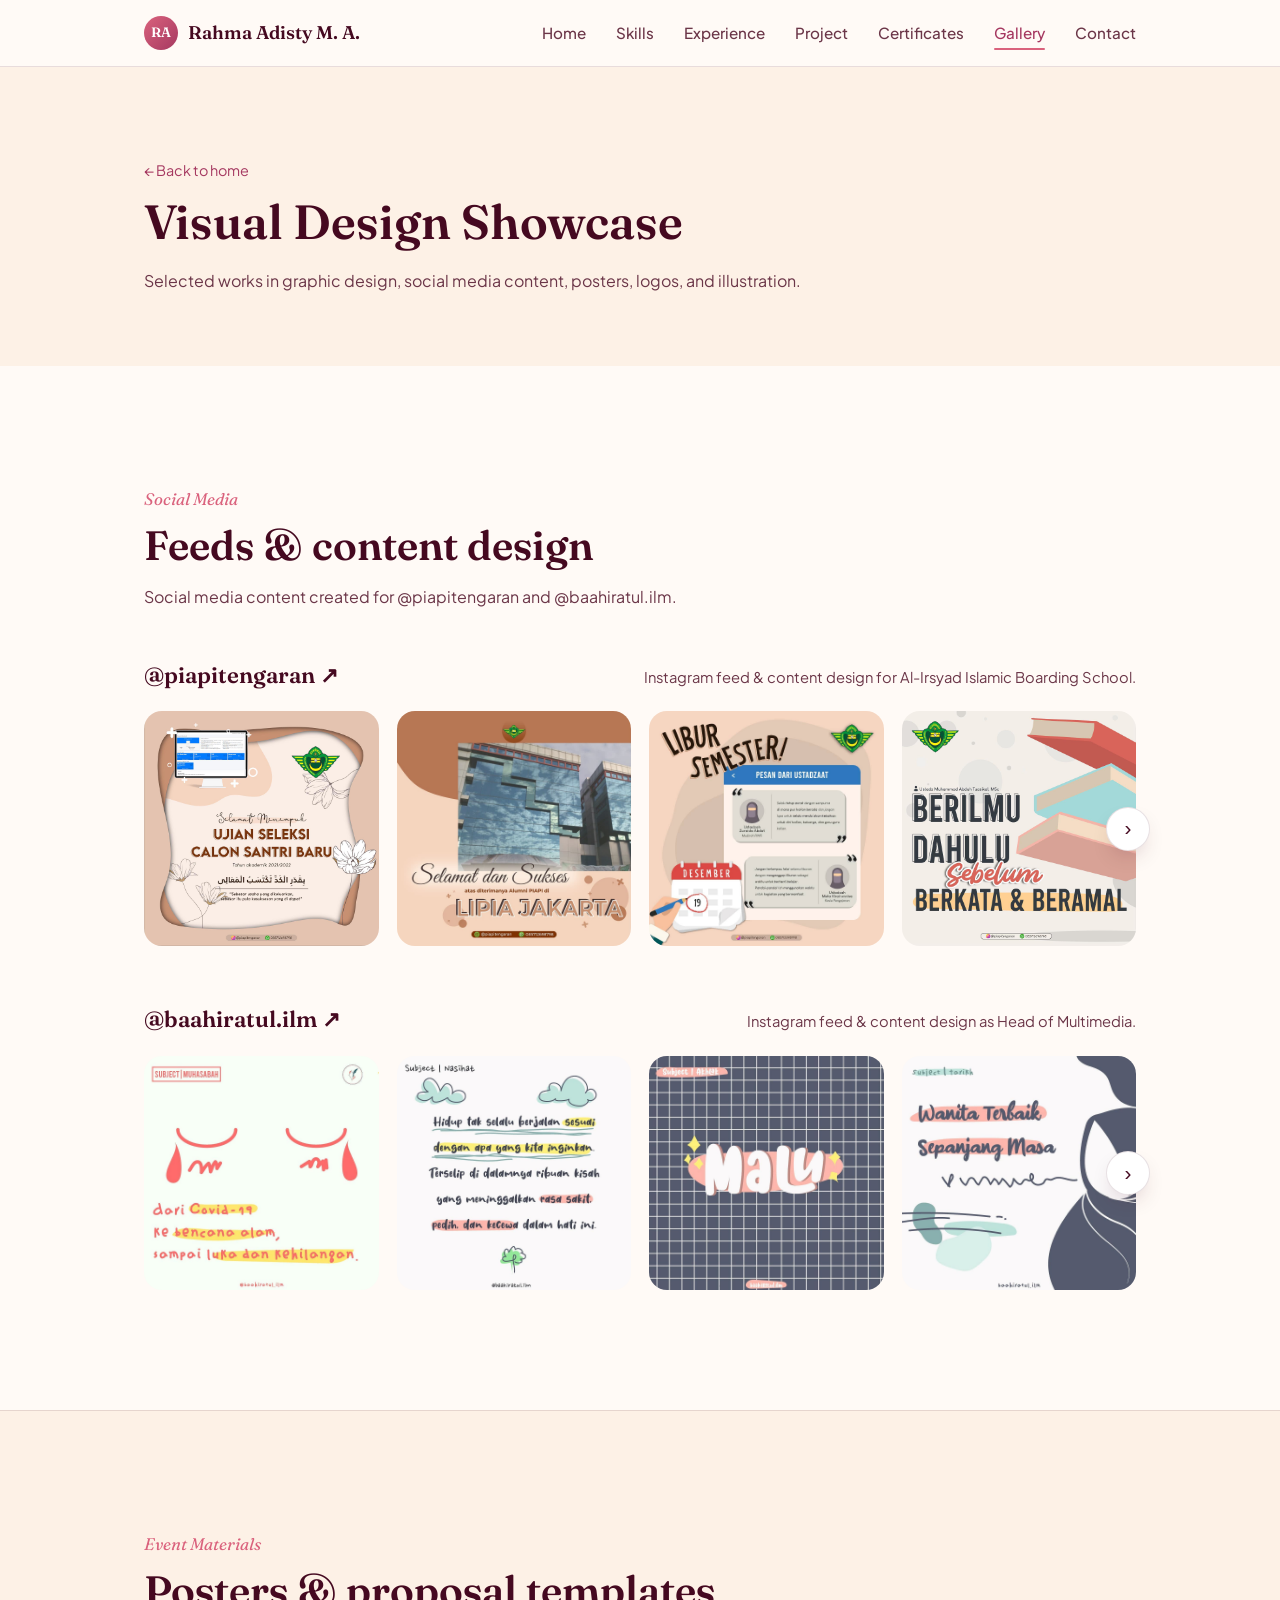
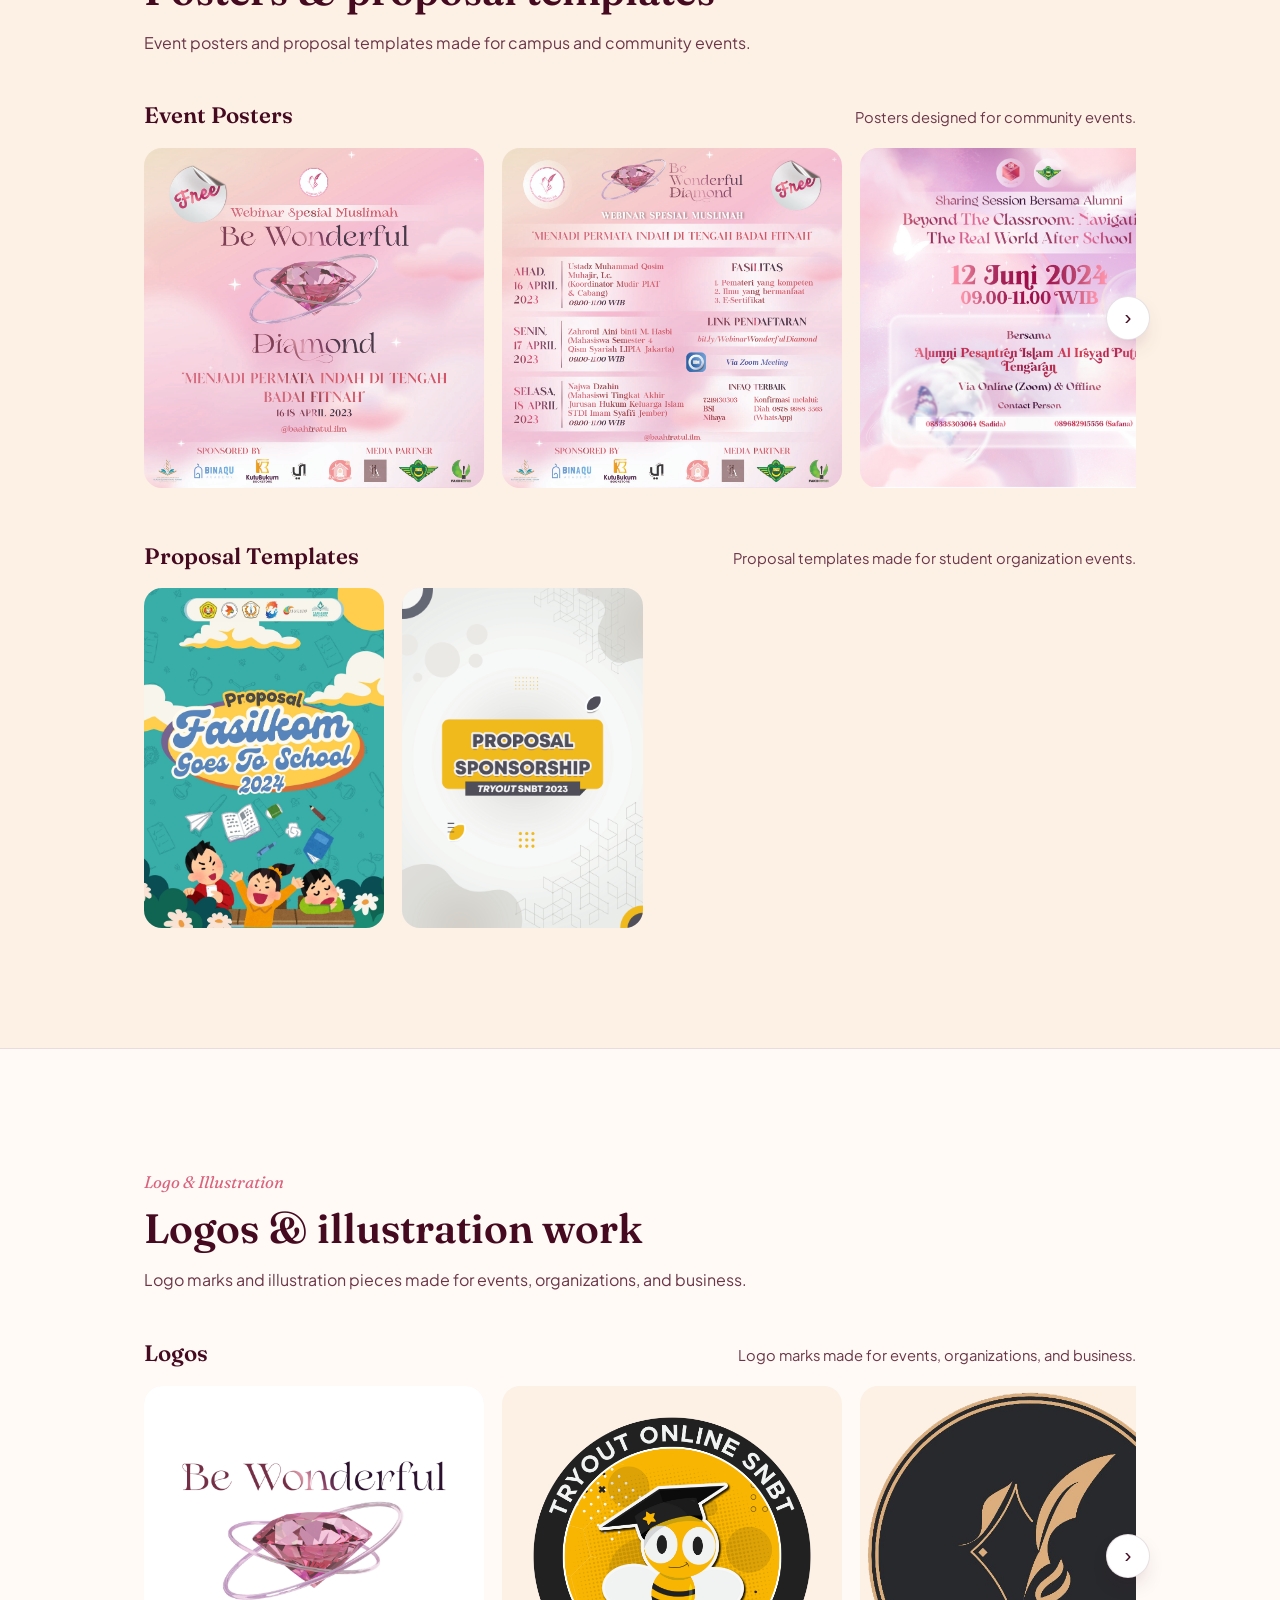
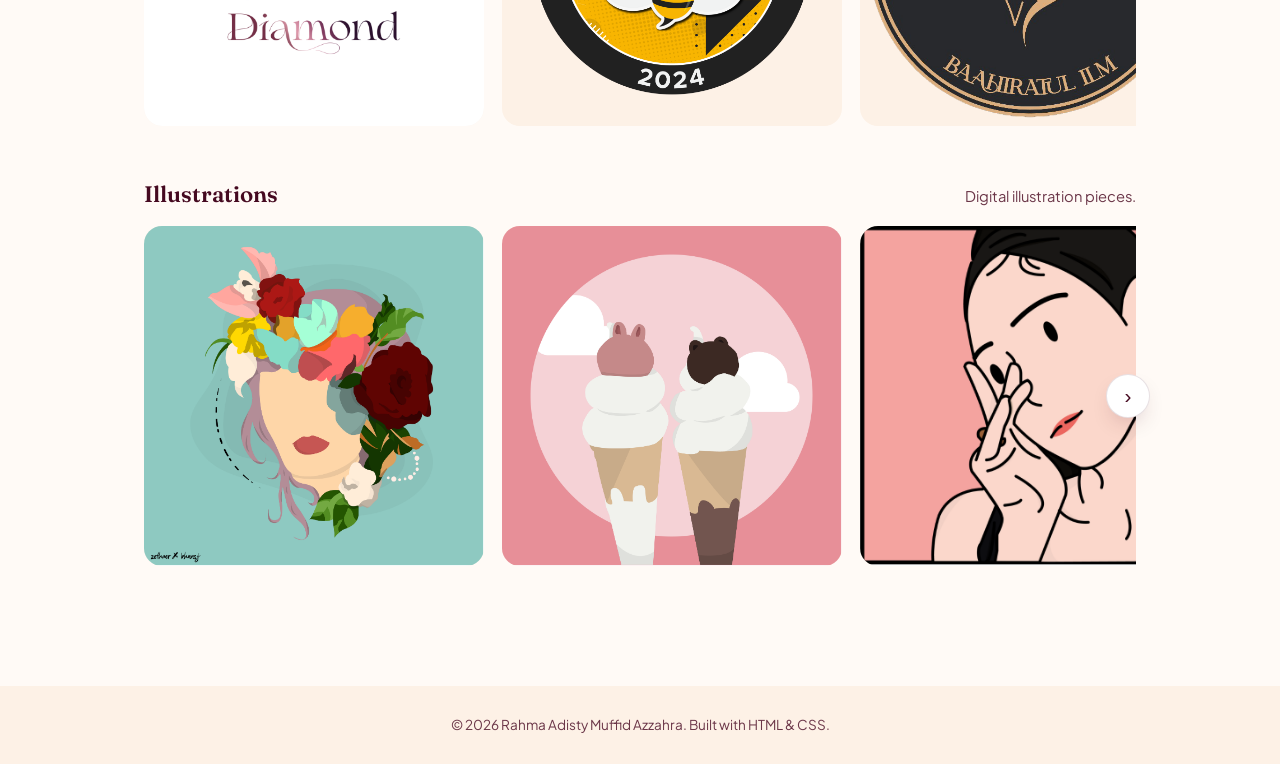
<file: gallery.html>
<!DOCTYPE html>
<html lang="en">
<head>
<meta charset="UTF-8" />
<meta name="viewport" content="width=device-width, initial-scale=1" />
<title>Visual Design Showcase — Rahma Adisty Muffid Azzahra</title>
<link rel="icon" href="data:,">
<link rel="preconnect" href="https://fonts.googleapis.com">
<link rel="preconnect" href="https://fonts.gstatic.com" crossorigin>
<link href="https://fonts.googleapis.com/css2?family=Fraunces:ital,wght@0,400;0,600;0,700;1,500&family=Plus+Jakarta+Sans:wght@400;500;600;700;800&display=swap" rel="stylesheet">
<link rel="stylesheet" href="css/style.css">
</head>
<body>

<header class="nav">
  <div class="nav-inner">
    <a href="index.html" class="brand">
      <span class="brand-mark">RA</span>
      Rahma Adisty M. A.
    </a>
    <button class="nav-toggle" aria-label="Toggle menu" aria-expanded="false">
      <span></span><span></span><span></span>
    </button>
    <ul class="nav-links">
      <li><a href="index.html#home">Home</a></li>
      <li><a href="index.html#skills">Skills</a></li>
      <li><a href="experience.html">Experience</a></li>
      <li><a href="projects.html">Project</a></li>
      <li><a href="index.html#certificates">Certificates</a></li>
      <li><a href="gallery.html" class="active">Gallery</a></li>
      <li><a href="index.html#contact">Contact</a></li>
    </ul>
  </div>
</header>

<section class="page-header">
  <div class="container">
    <a href="index.html" class="breadcrumb">← Back to home</a>
    <h1>Visual Design Showcase</h1>
    <p>Selected works in graphic design, social media content, posters, logos, and illustration.</p>
  </div>
</section>

<section class="gallery-section">
  <div class="container">
    <div class="section-head">
      <span class="section-kicker">Social Media</span>
      <h2>Feeds &amp; content design</h2>
      <p>Social media content created for @piapitengaran and @baahiratul.ilm.</p>
    </div>

    <!-- Akun 1 -->
    <div class="feed-account">
      <div class="feed-account-head">
        <a class="feed-handle" href="https://instagram.com/piapitengaran" target="_blank" rel="noopener">@piapitengaran ↗</a>
        <p>Instagram feed &amp; content design for Al-Irsyad Islamic Boarding School.</p>
      </div>
      <div class="feed-carousel" data-feed-carousel>
        <button class="feed-nav prev" aria-label="Previous feeds">‹</button>
        <div class="feed-track">
        <figure class="feed-item">
          <img src="images/feed_piapi1.jpg" alt="Instagram feed design 1 for @piapitengaran" loading="lazy">
        </figure>
        <figure class="feed-item">
          <img src="images/feed_piapi2.jpg" alt="Instagram feed design 2 for @piapitengaran" loading="lazy">
        </figure>
        <figure class="feed-item">
          <img src="images/feed_piapi3.jpg" alt="Instagram feed design 3 for @piapitengaran" loading="lazy">
        </figure>
        <figure class="feed-item">
          <img src="images/feed_piapi4.jpg" alt="Instagram feed design 4 for @piapitengaran" loading="lazy">
        </figure>
        <figure class="feed-item">
          <img src="images/feed_piapi5.jpg" alt="Instagram feed design 5 for @piapitengaran" loading="lazy">
        </figure>
        <figure class="feed-item">
          <img src="images/feed_piapi6.jpg" alt="Instagram feed design 6 for @piapitengaran" loading="lazy">
        </figure>
        </div>
        <button class="feed-nav next" aria-label="Next feeds">›</button>
      </div>
    </div>

    <!-- Akun 2 -->
    <div class="feed-account">
      <div class="feed-account-head">
        <a class="feed-handle" href="https://instagram.com/baahiratul.ilm" target="_blank" rel="noopener">@baahiratul.ilm ↗</a>
        <p>Instagram feed &amp; content design as Head of Multimedia.</p>
      </div>
      <div class="feed-carousel" data-feed-carousel>
        <button class="feed-nav prev" aria-label="Previous feeds">‹</button>
        <div class="feed-track">
        <figure class="feed-item">
          <img src="images/feed_baahirah1.jpg" alt="Instagram feed design 1 for @baahiratul.ilm" loading="lazy">
        </figure>
        <figure class="feed-item">
          <img src="images/feed_baahirah2.jpg" alt="Instagram feed design 2 for @baahiratul.ilm" loading="lazy">
        </figure>
        <figure class="feed-item">
          <img src="images/feed_baahirah3.jpg" alt="Instagram feed design 3 for @baahiratul.ilm" loading="lazy">
        </figure>
        <figure class="feed-item">
          <img src="images/feed_baahirah4.jpg" alt="Instagram feed design 4 for @baahiratul.ilm" loading="lazy">
        </figure>
        <figure class="feed-item">
          <img src="images/feed_baahirah5.jpg" alt="Instagram feed design 5 for @baahiratul.ilm" loading="lazy">
        </figure>
        <figure class="feed-item">
          <img src="images/feed_baahirah6.jpg" alt="Instagram feed design 6 for @baahiratul.ilm" loading="lazy">
        </figure>
        </div>
        <button class="feed-nav next" aria-label="Next feeds">›</button>
      </div>
    </div>
  </div>
</section>

<section class="gallery-section section-alt">
  <div class="container">
    <div class="section-head">
      <span class="section-kicker">Event Materials</span>
      <h2>Posters &amp; proposal templates</h2>
      <p>Event posters and proposal templates made for campus and community events.</p>
    </div>

    <div class="feed-account">
      <div class="feed-account-head">
        <h3 class="feed-handle">Event Posters</h3>
        <p>Posters designed for community events.</p>
      </div>
      <div class="feed-carousel is-natural" data-feed-carousel>
        <button class="feed-nav prev" aria-label="Previous posters">‹</button>
        <div class="feed-track">
        <figure class="feed-item">
          <img src="images/bwd1.jpg" alt="Event poster for Be Wonderful Diamond 2023">
          <figcaption>Be Wonderful Diamond 2023 by @baahiratul.ilm</figcaption>
        </figure>
        <figure class="feed-item">
          <img src="images/bwd2.jpg" alt="Event poster for Be Wonderful Diamond 2023 (2)">
          <figcaption>Be Wonderful Diamond 2023 by @baahiratul.ilm</figcaption>
        </figure>
        <figure class="feed-item">
          <img src="images/btc.png" alt="Event poster for Beyond The Classroom: Navigating The Real World After School">
          <figcaption>Beyond The Classroom: Navigating The Real World After School by Forum Alumni PIAPI</figcaption>
        </figure>
        </div>
        <button class="feed-nav next" aria-label="Next posters">›</button>
      </div>
    </div>

    <div class="feed-account">
      <div class="feed-account-head">
        <h3 class="feed-handle">Proposal Templates</h3>
        <p>Proposal templates made for student organization events.</p>
      </div>
      <div class="feed-carousel is-natural" data-feed-carousel>
        <button class="feed-nav prev" aria-label="Previous proposal templates">‹</button>
        <div class="feed-track">
        <figure class="feed-item">
          <img src="images/proposal.jpg" alt="Proposal template for Fasilkom Goes to School 2024">
          <figcaption>Fasilkom Goes to School 2024 by BEM FASILKOM UPN Veteran Jawa Timur</figcaption>
        </figure>
        <figure class="feed-item">
          <img src="images/proposal2.jpg" alt="Proposal template for Try Out SNBT 2024">
          <figcaption>Try Out SNBT 2024 by HIMATIFA UPN Veteran Jawa Timur</figcaption>
        </figure>
        </div>
        <button class="feed-nav next" aria-label="Next proposal templates">›</button>
      </div>
    </div>
  </div>
</section>

<section class="gallery-section">
  <div class="container">
    <div class="section-head">
      <span class="section-kicker">Logo &amp; Illustration</span>
      <h2>Logos &amp; illustration work</h2>
      <p>Logo marks and illustration pieces made for events, organizations, and business.</p>
    </div>

    <div class="feed-account">
      <div class="feed-account-head">
        <h3 class="feed-handle">Logos</h3>
        <p>Logo marks made for events, organizations, and business.</p>
      </div>
      <div class="feed-carousel is-natural" data-feed-carousel>
        <button class="feed-nav prev" aria-label="Previous logos">‹</button>
        <div class="feed-track">
        <figure class="feed-item">
          <img src="images/logo_bwd.png" alt="Be Wonderful Diamond logo design">
          <figcaption>Be Wonderful Diamond</figcaption>
        </figure>
        <figure class="feed-item">
          <img src="images/logo_snbt.png" alt="Try Out SNBT 2024 logo design">
          <figcaption>Try Out SNBT 2024 mascot</figcaption>
        </figure>
        <figure class="feed-item">
          <img src="images/logo_baahirah.png" alt="@baahiratul.ilm logo design">
          <figcaption>@baahiratul.ilm</figcaption>
        </figure>
        <figure class="feed-item">
          <img src="images/logo_ikan.png" alt="Jajanan Mak Titu logo design">
          <figcaption>Jajanan Mak Titu</figcaption>
        </figure>
        <figure class="feed-item">
          <img src="images/logo_garasi.png" alt="Garasi 309 logo design">
          <figcaption>Garasi 309</figcaption>
        </figure>
        </div>
        <button class="feed-nav next" aria-label="Next logos">›</button>
      </div>
    </div>

    <div class="feed-account">
      <div class="feed-account-head">
        <h3 class="feed-handle">Illustrations</h3>
        <p>Digital illustration pieces.</p>
      </div>
      <div class="feed-carousel is-natural" data-feed-carousel>
        <button class="feed-nav prev" aria-label="Previous illustrations">‹</button>
        <div class="feed-track">
        <figure class="feed-item">
          <img src="images/illust1.png" alt="Digital illustration">
          <figcaption>Digital illustration</figcaption>
        </figure>
        <figure class="feed-item">
          <img src="images/illust2.png" alt="Digital illustration">
          <figcaption>Digital illustration</figcaption>
        </figure>
        <figure class="feed-item">
          <img src="images/illust3.png" alt="Digital illustration">
          <figcaption>Digital illustration</figcaption>
        </figure>
        <figure class="feed-item">
          <img src="images/illust4.png" alt="Digital illustration">
          <figcaption>Digital illustration</figcaption>
        </figure>
        <figure class="feed-item">
          <img src="images/illust5.png" alt="Digital illustration">
          <figcaption>Digital illustration</figcaption>
        </figure>
        </div>
        <button class="feed-nav next" aria-label="Next illustrations">›</button>
      </div>
    </div>
  </div>
</section>

<footer class="site-footer">
  © 2026 Rahma Adisty Muffid Azzahra. Built with HTML &amp; CSS.
</footer>

<script src="js/script.js"></script>
</body>
</html>
</file>
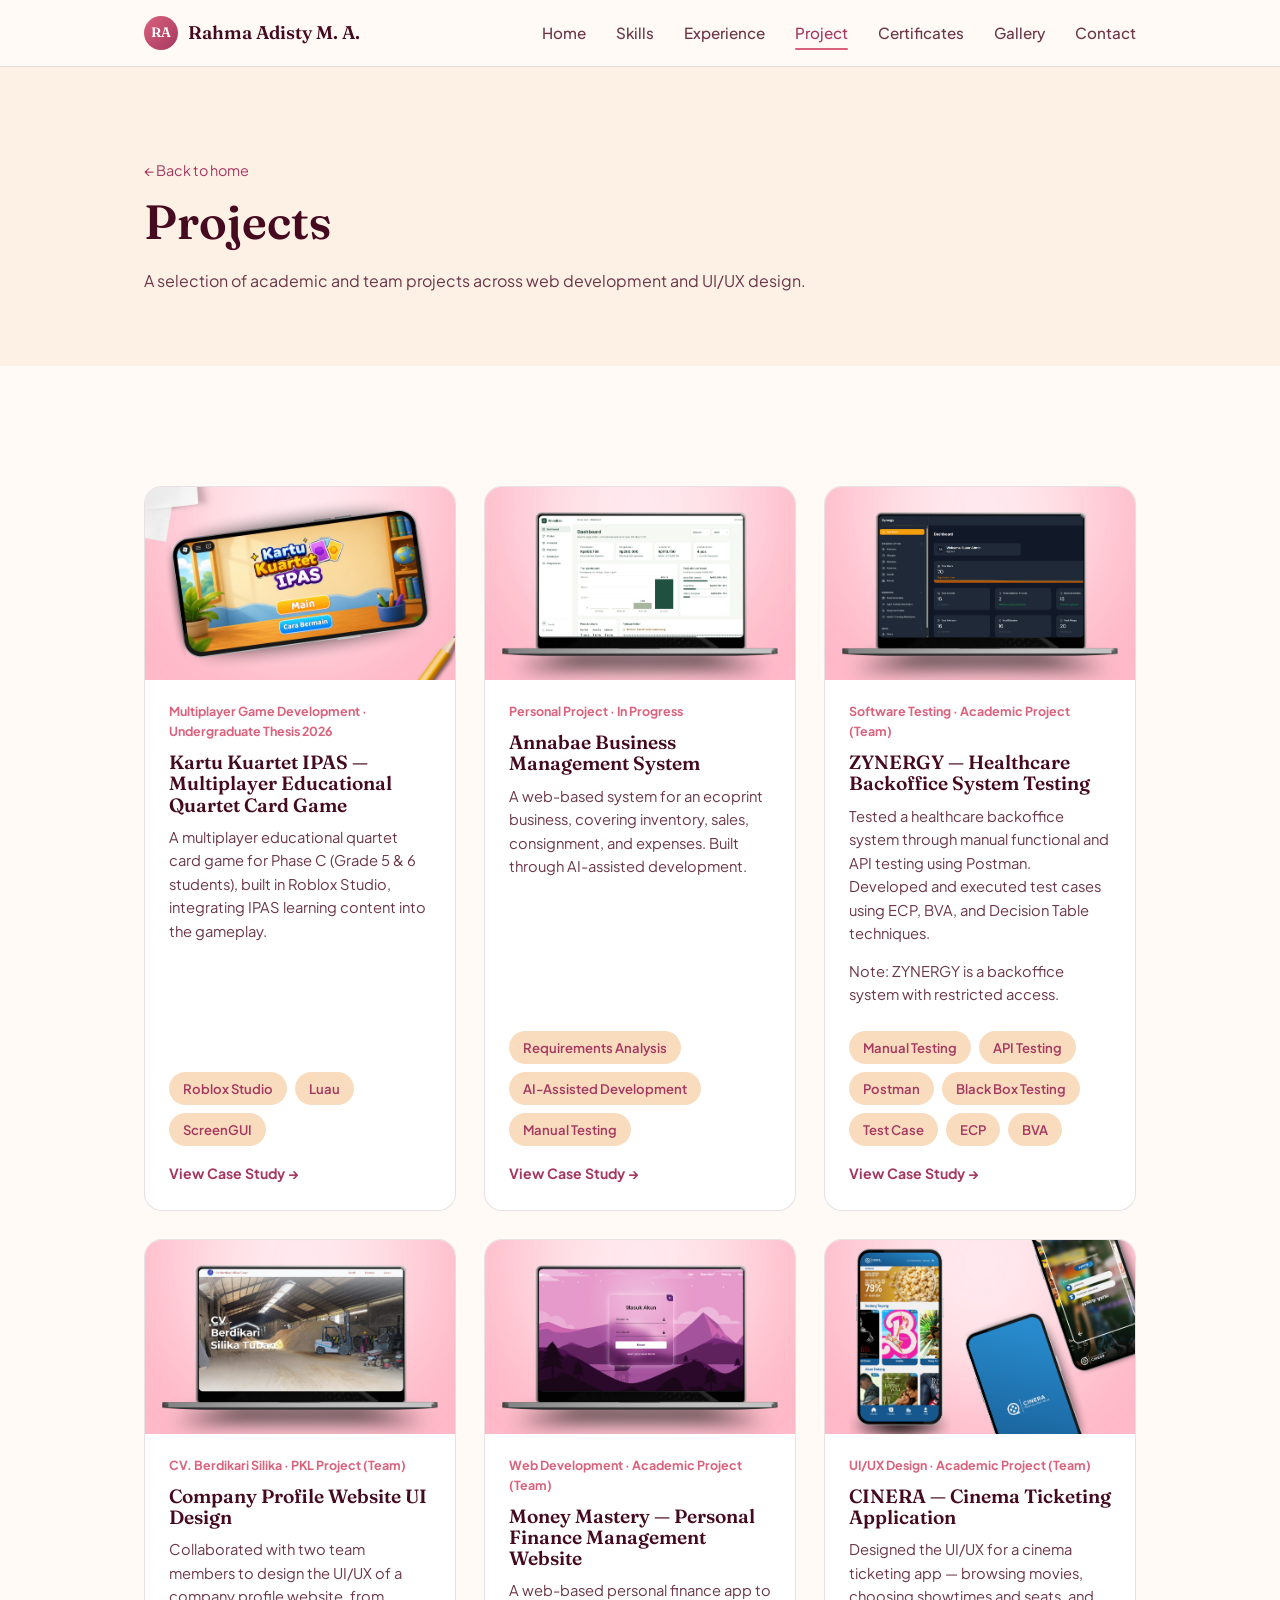
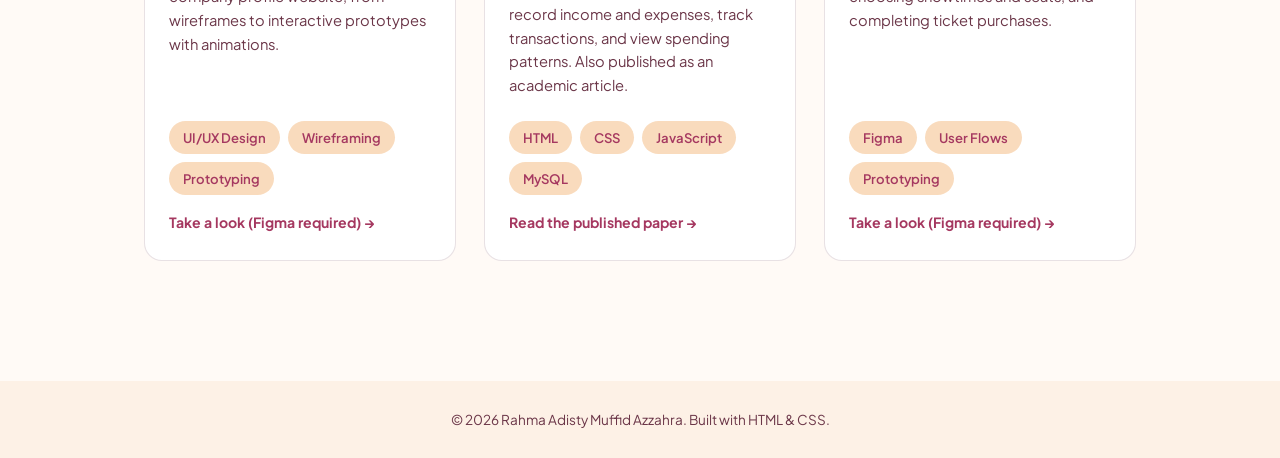
<file: projects.html>
<!DOCTYPE html>
<html lang="en">
<head>
<meta charset="UTF-8" />
<meta name="viewport" content="width=device-width, initial-scale=1" />
<title>Projects — Rahma Adisty Muffid Azzahra</title>
<link rel="icon" href="data:,">
<link rel="preconnect" href="https://fonts.googleapis.com">
<link rel="preconnect" href="https://fonts.gstatic.com" crossorigin>
<link href="https://fonts.googleapis.com/css2?family=Fraunces:ital,wght@0,400;0,600;0,700;1,500&family=Plus+Jakarta+Sans:wght@400;500;600;700;800&display=swap" rel="stylesheet">
<link rel="stylesheet" href="css/style.css">
</head>
<body>

<header class="nav">
  <div class="nav-inner">
    <a href="index.html" class="brand">
      <span class="brand-mark">RA</span>
      Rahma Adisty M. A.
    </a>
    <button class="nav-toggle" aria-label="Toggle menu" aria-expanded="false">
      <span></span><span></span><span></span>
    </button>
    <ul class="nav-links">
      <li><a href="index.html#home">Home</a></li>
      <li><a href="index.html#skills">Skills</a></li>
      <li><a href="experience.html">Experience</a></li>
      <li><a href="projects.html" class="active">Project</a></li>
      <li><a href="index.html#certificates">Certificates</a></li>
      <li><a href="gallery.html">Gallery</a></li>
      <li><a href="index.html#contact">Contact</a></li>
    </ul>
  </div>
</header>

<section class="page-header">
  <div class="container">
    <a href="index.html" class="breadcrumb">← Back to home</a>
    <h1>Projects</h1>
    <p>A selection of academic and team projects across web development and UI/UX design.</p>
  </div>
</section>

<section>
  <div class="container">
    <div class="projects-grid">

      <div class="project-card">
        <img src="images/kuartet.png" alt="Quartet card game screenshot">
        <div class="project-card-body">
          <span class="p-kicker">Multiplayer Game Development · Undergraduate Thesis 2026</span>
          <h3>Kartu Kuartet IPAS — Multiplayer Educational Quartet Card Game</h3>
          <p>A multiplayer educational quartet card game for Phase C (Grade 5 &amp; 6 students), built in Roblox Studio, integrating IPAS learning content into the gameplay.</p>
          <div class="tag-row">
            <span class="tag">Roblox Studio</span>
            <span class="tag">Luau</span>
            <span class="tag">ScreenGUI</span>
          </div>
          <a href="quartet-game.html" class="project-link">View Case Study →</a>
        </div>
      </div>

      <div class="project-card">
        <img src="images/annabae.png">
        <div class="project-card-body">
          <span class="p-kicker">Personal Project · In Progress</span>
          <h3>Annabae Business Management System</h3>
          <p>A web-based system for an ecoprint business, covering inventory, sales, consignment, and expenses. Built through AI-assisted development.</p>
          <div class="tag-row">
            <span class="tag">Requirements Analysis</span>
            <span class="tag">AI-Assisted Development</span>
            <span class="tag">Manual Testing</span>
          </div>
          <a href="annabae.html" class="project-link">View Case Study →</a>
        </div>
      </div>

      <div class="project-card">
        <img src="images/zynergy.png" alt="ZYNERGY healthcare backoffice system">
        <div class="project-card-body">
          <span class="p-kicker">Software Testing · Academic Project (Team)</span>
          <h3>ZYNERGY — Healthcare Backoffice System Testing</h3>
          <p>Tested a healthcare backoffice system through manual functional and API testing using Postman. Developed and executed test cases using ECP, BVA, and Decision Table techniques.</p>
          <p>Note: ZYNERGY is a backoffice system with restricted access.</p>
          <div class="tag-row">
            <span class="tag">Manual Testing</span>
            <span class="tag">API Testing</span>
            <span class="tag">Postman</span>
            <span class="tag">Black Box Testing</span>
            <span class="tag">Test Case</span>
            <span class="tag">ECP</span>
            <span class="tag">BVA</span>
          </div>
          <a href="zynergy.html" class="project-link">View Case Study →</a>
        </div>
      </div>

      <div class="project-card">
        <img src="images/berdikari.png" alt="Company profile website UI design">
        <div class="project-card-body">
          <span class="p-kicker">CV. Berdikari Silika · PKL Project (Team)</span>
          <h3>Company Profile Website UI Design</h3>
          <p>Collaborated with two team members to design the UI/UX of a company profile website, from wireframes to interactive prototypes with animations.</p>
          <div class="tag-row">
            <span class="tag">UI/UX Design</span>
            <span class="tag">Wireframing</span>
            <span class="tag">Prototyping</span>
          </div>
          <a href="https://www.figma.com/proto/gPInNkleb2ygpLtmS6mmF1/Company-Profile_CV-BERIDKARI-SILIKA-TUBAN?node-id=28-33&p=f&viewport=-3552%2C1135%2C0.67&t=YFwK6utgwodE1Gb5-1&scaling=scale-down&content-scaling=fixed&starting-point-node-id=28%3A33&page-id=0%3A1" class="project-link">Take a look (Figma required) →</a>
        </div>
      </div>

      <div class="project-card">
        <img src="images/money_mastery.png">
        <div class="project-card-body">
          <span class="p-kicker">Web Development · Academic Project (Team)</span>
          <h3>Money Mastery — Personal Finance Management Website</h3>
          <p>A web-based personal finance app to record income and expenses, track transactions, and view spending patterns. Also published as an academic article.</p>
          <div class="tag-row">
            <span class="tag">HTML</span>
            <span class="tag">CSS</span>
            <span class="tag">JavaScript</span>
            <span class="tag">MySQL</span>
          </div>
          <a href="https://santika.upnjatim.ac.id/submissions/index.php/santika/article/view/445" target="_blank" rel="noopener" class="project-link">Read the published paper →</a>
        </div>
      </div>

      <div class="project-card">
        <img src="images/cinera.png" alt="CINERA cinema ticketing app UI">
        <div class="project-card-body">
          <span class="p-kicker">UI/UX Design · Academic Project (Team)</span>
          <h3>CINERA — Cinema Ticketing Application</h3>
          <p>Designed the UI/UX for a cinema ticketing app — browsing movies, choosing showtimes and seats, and completing ticket purchases.</p>
          <div class="tag-row">
            <span class="tag">Figma</span>
            <span class="tag">User Flows</span>
            <span class="tag">Prototyping</span>
          </div>
          <a href="https://www.figma.com/proto/JhjkZyWb90vOMyAO9UTrMS/PROJECT-CINERA-APP?node-id=6-5&viewport=292%2C-378%2C0.6&t=KEBdp1iNEZacBLnD-1&scaling=scale-down&content-scaling=fixed&starting-point-node-id=6%3A5&page-id=0%3A1" class="project-link">Take a look (Figma required) →</a>
        </div>
      </div>

    </div>
  </div>
</section>

<footer class="site-footer">
  © 2026 Rahma Adisty Muffid Azzahra. Built with HTML &amp; CSS.
</footer>

<script src="js/script.js"></script>
</body>
</html>
</file>
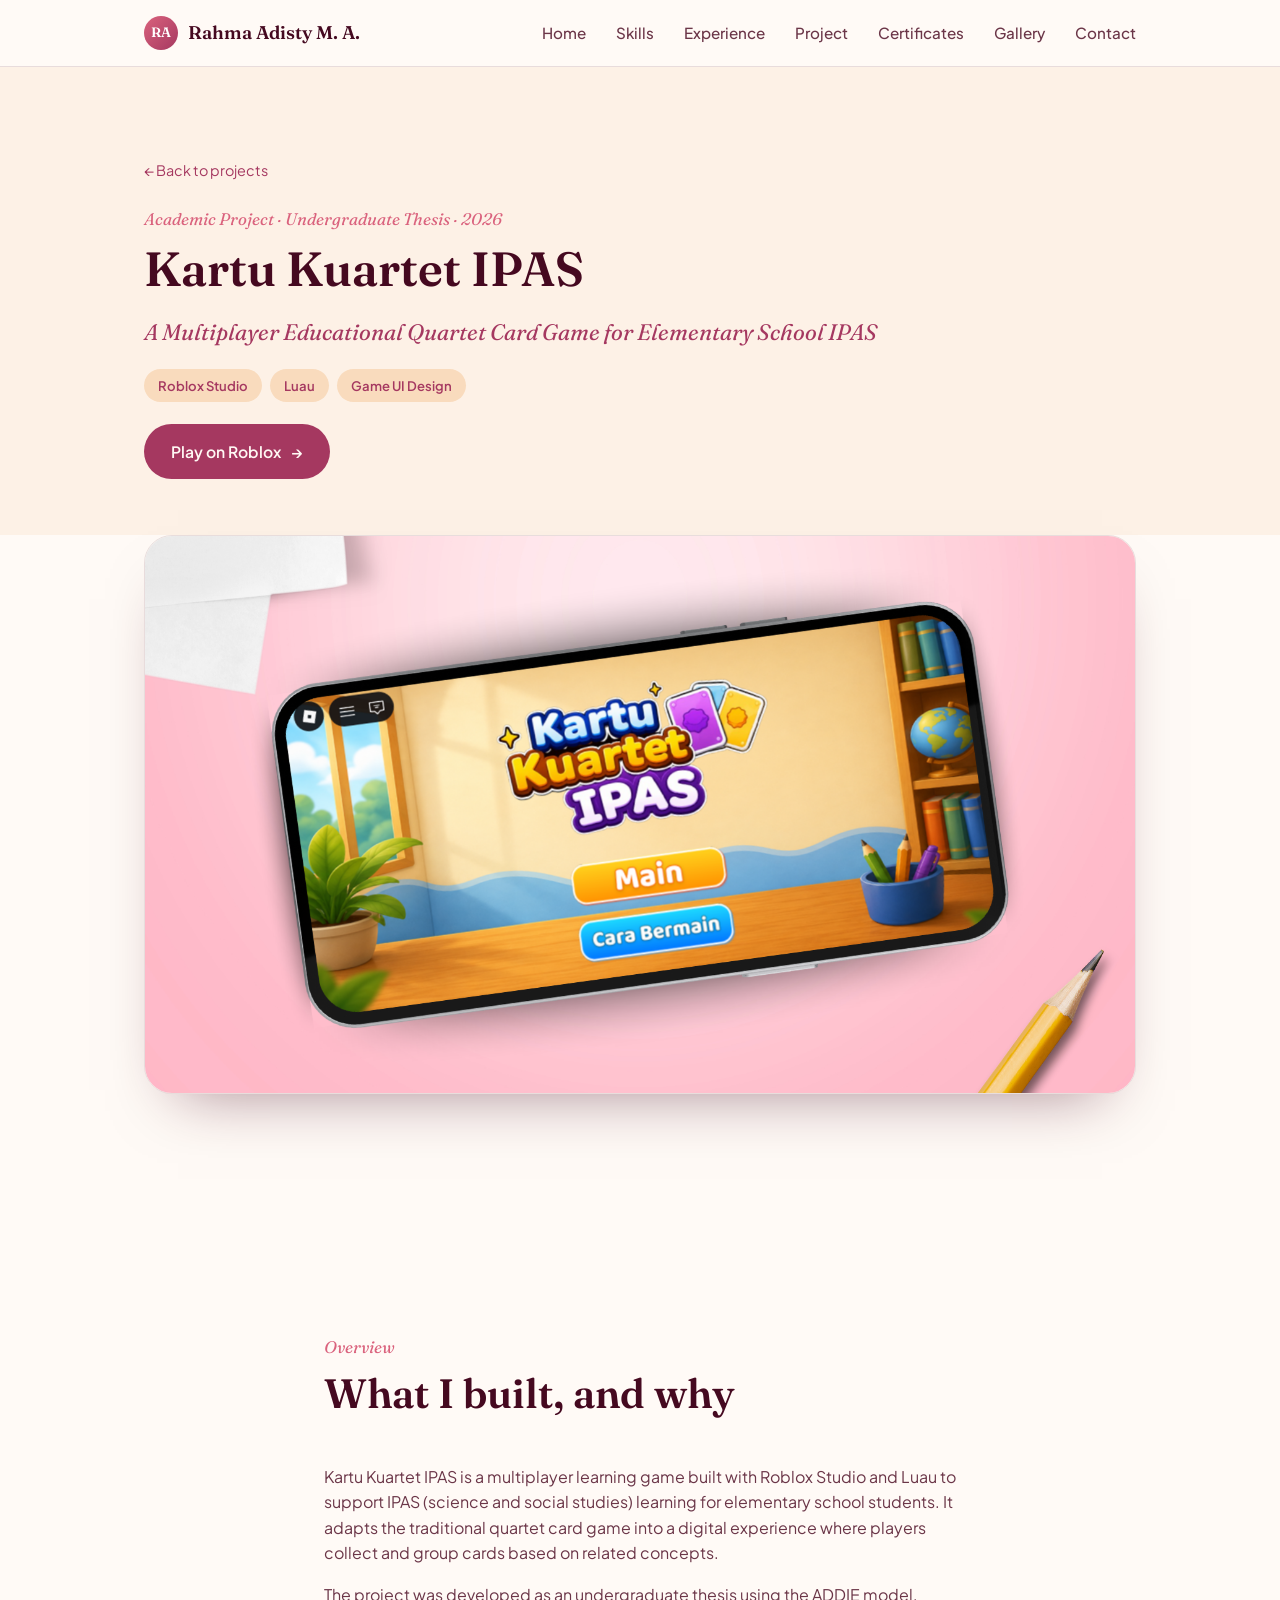
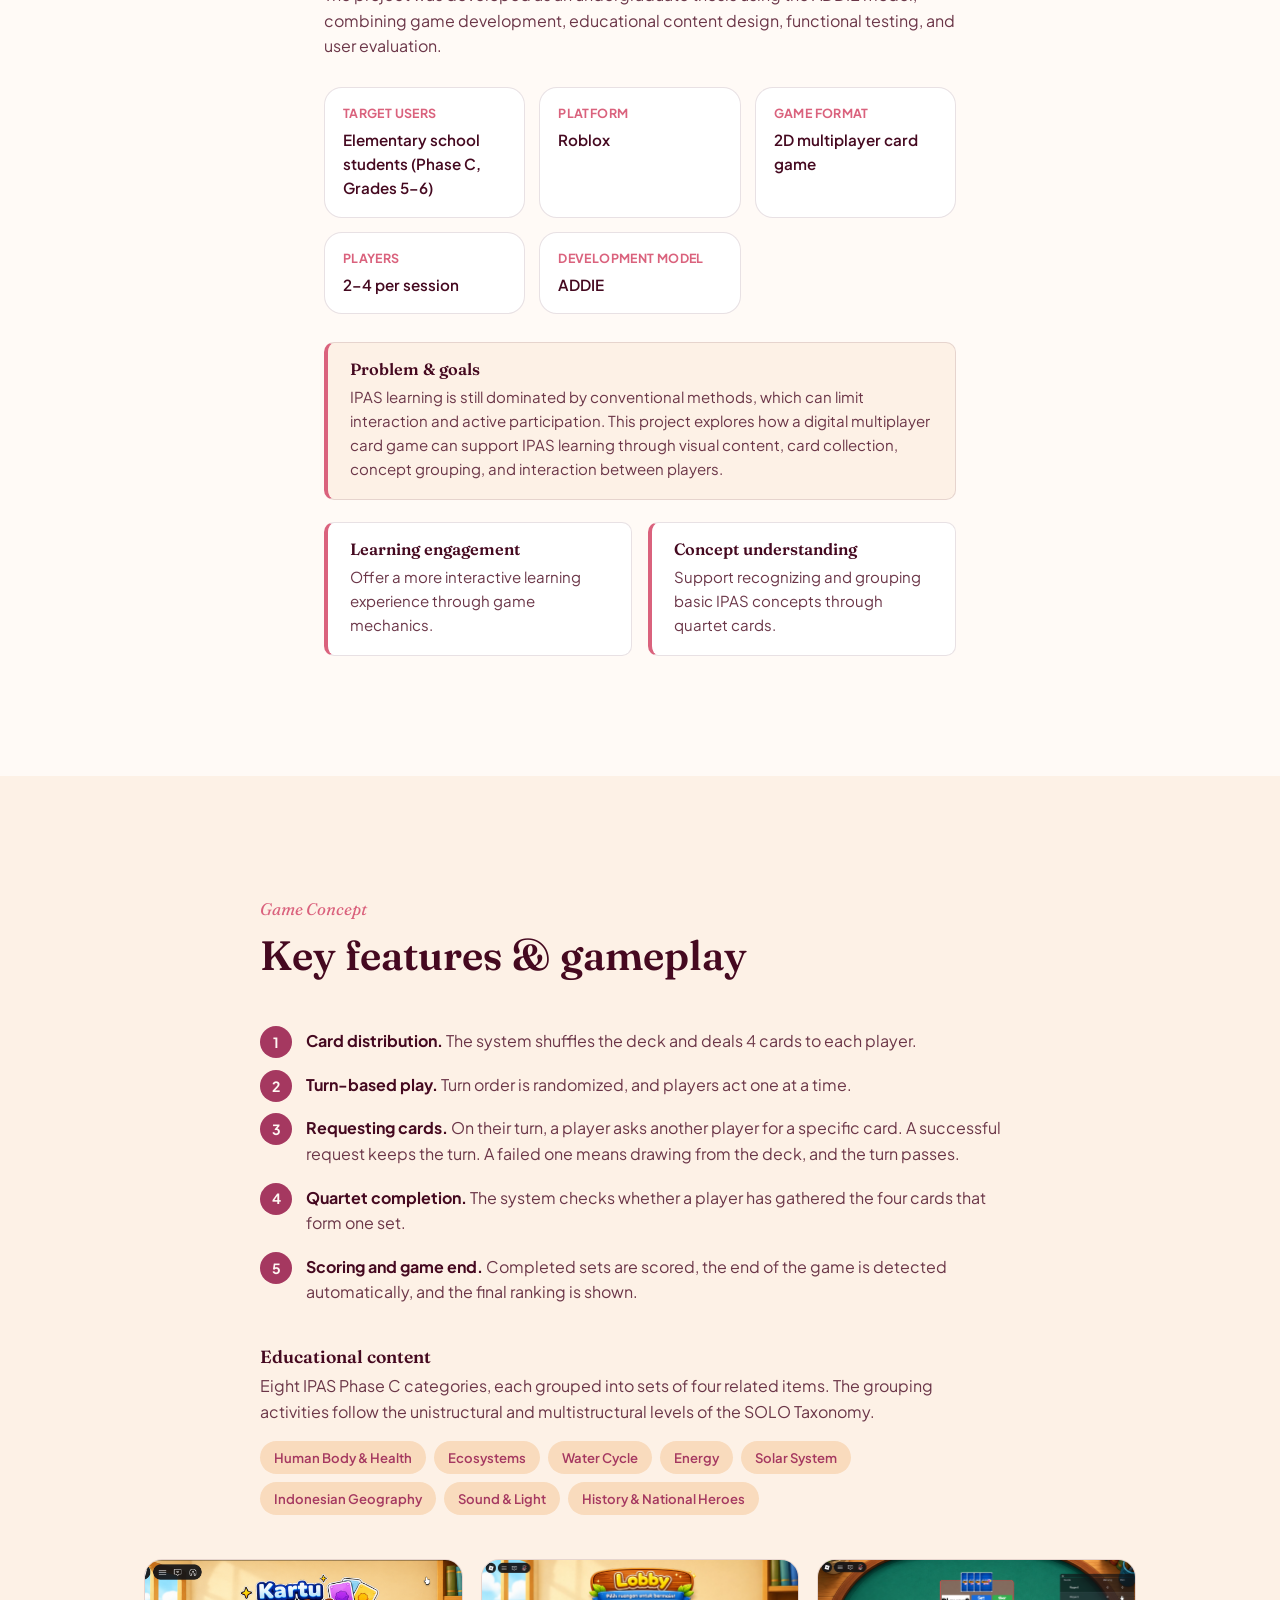
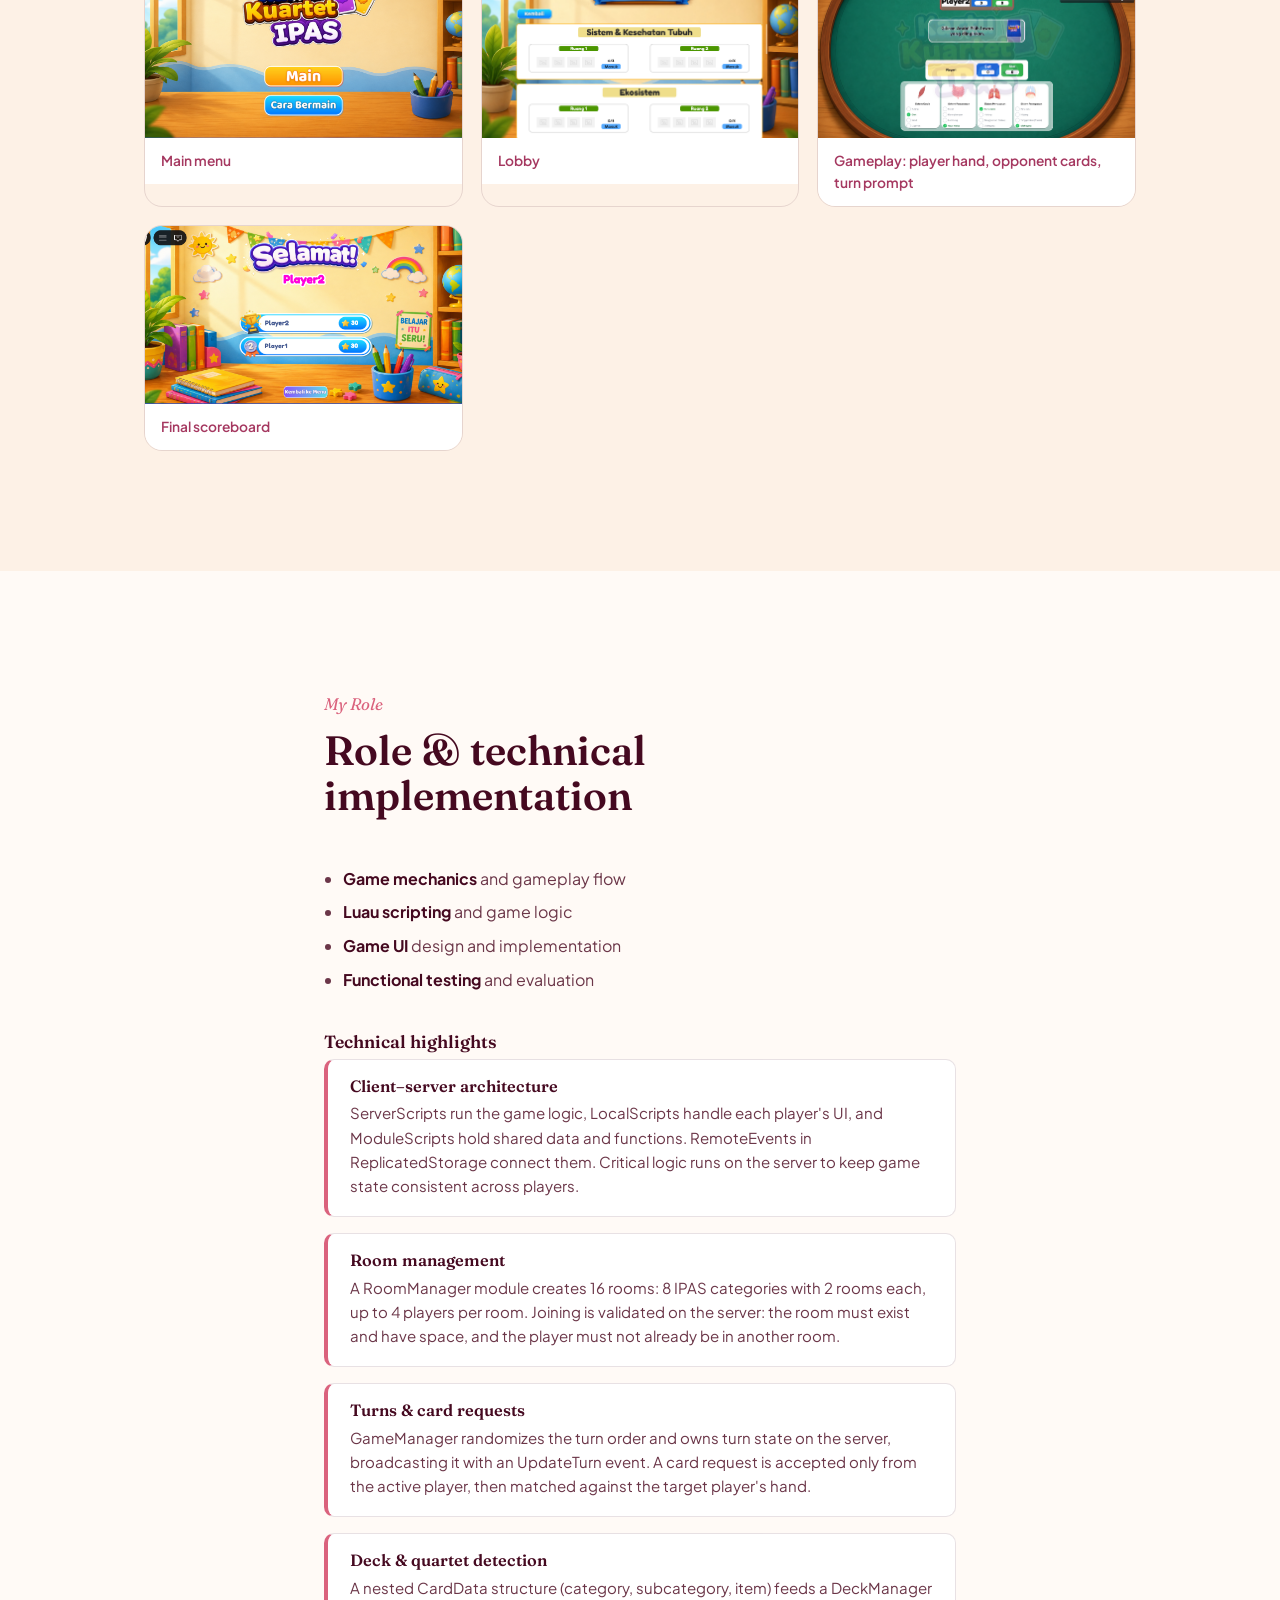
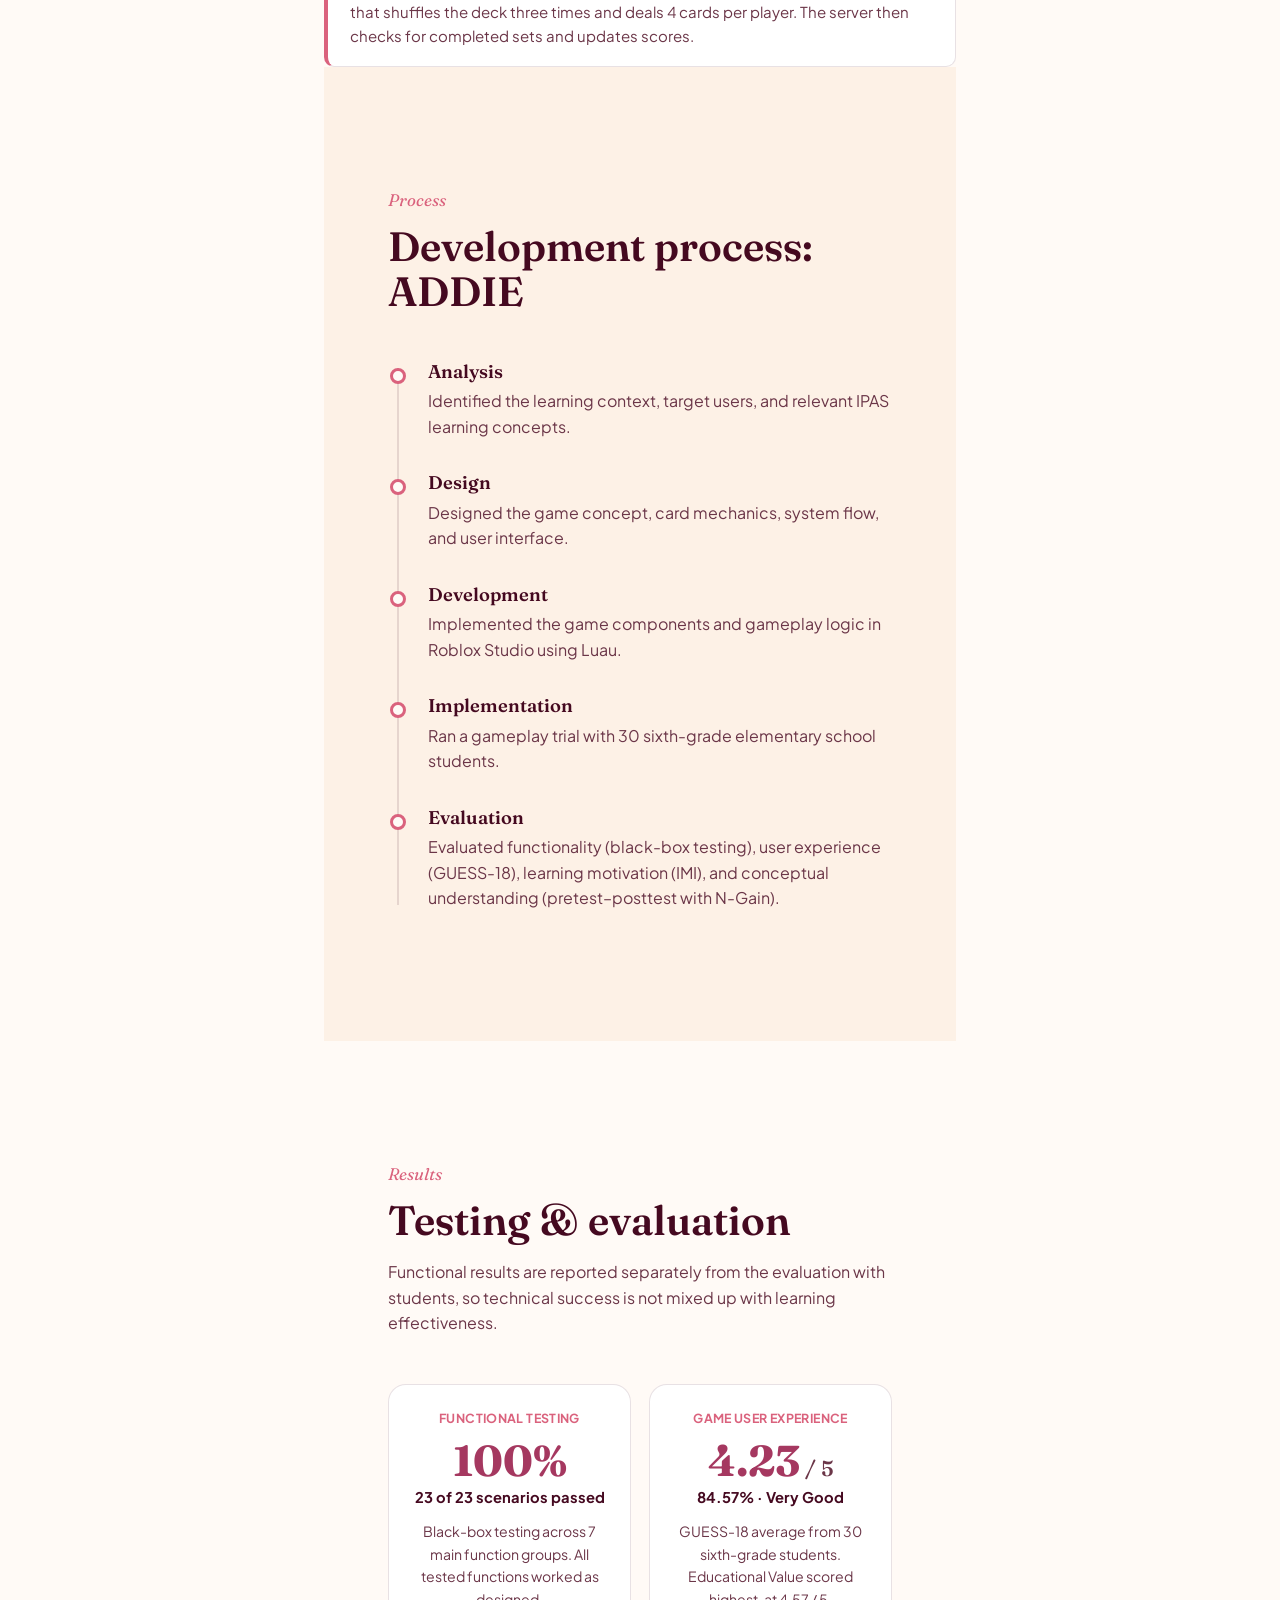
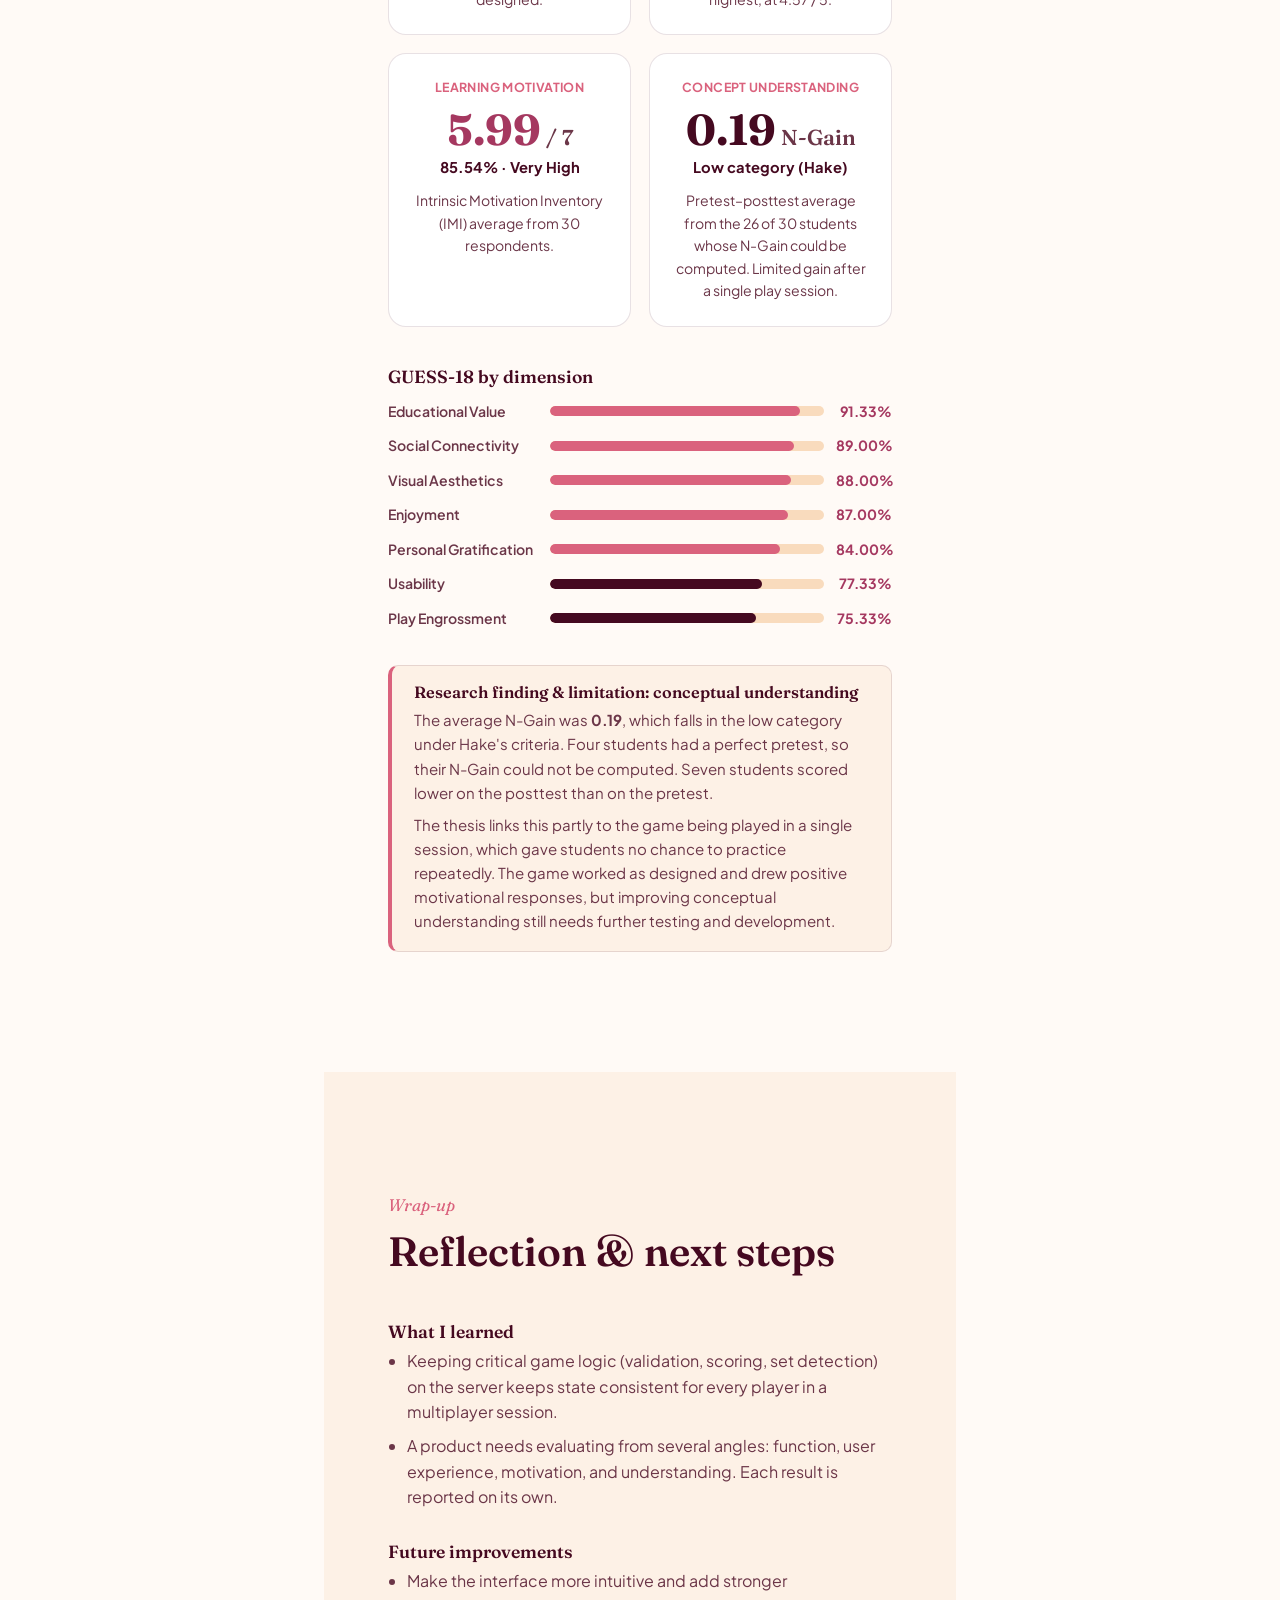
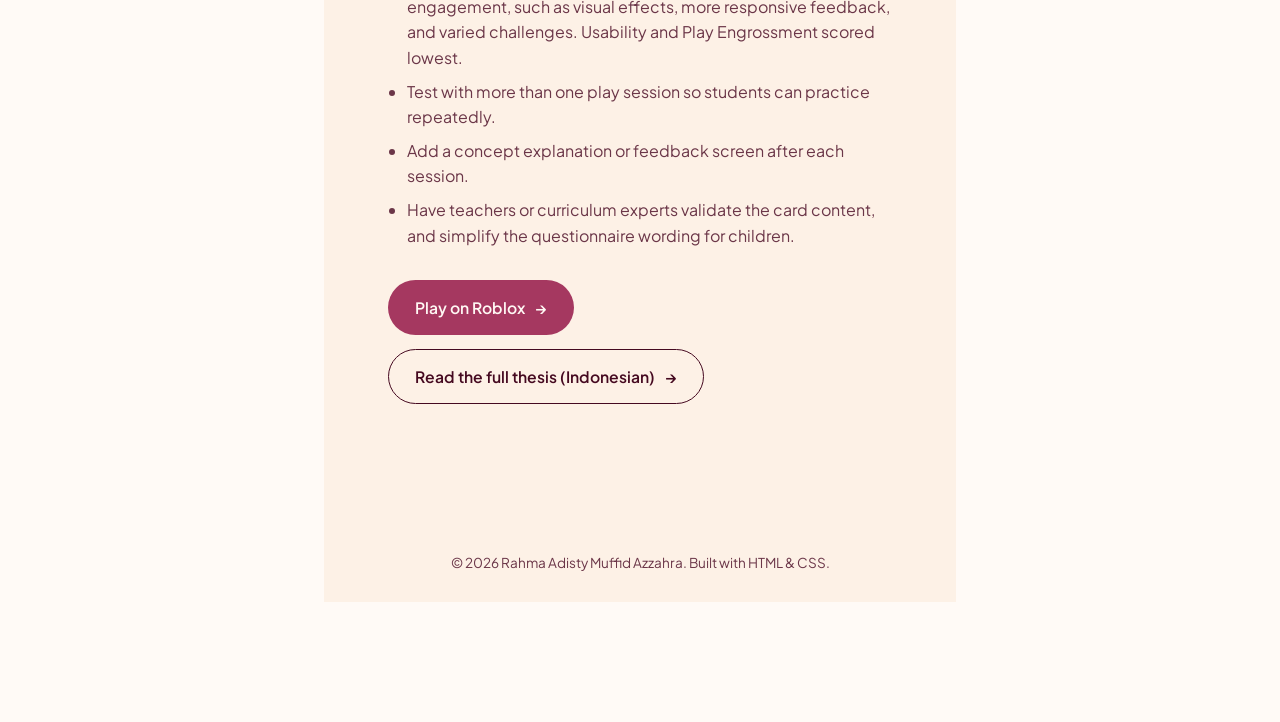
<file: quartet-game.html>
<!DOCTYPE html>
<html lang="en">
<head>
<meta charset="UTF-8" />
<meta name="viewport" content="width=device-width, initial-scale=1" />
<title>Kartu Kuartet IPAS — Educational Quartet Card Game | Rahma Adisty Muffid Azzahra</title>
<meta name="description" content="Kartu Kuartet IPAS: a multiplayer educational quartet card game for elementary school IPAS learning, built with Roblox Studio and Luau as an undergraduate thesis." />
<link rel="icon" href="data:,">
<link rel="preconnect" href="https://fonts.googleapis.com">
<link rel="preconnect" href="https://fonts.gstatic.com" crossorigin>
<link href="https://fonts.googleapis.com/css2?family=Fraunces:ital,wght@0,400;0,600;0,700;1,500&family=Plus+Jakarta+Sans:wght@400;500;600;700;800&display=swap" rel="stylesheet">
<link rel="stylesheet" href="css/style.css">
</head>
<body>

<header class="nav">
  <div class="nav-inner">
    <a href="index.html" class="brand">
      <span class="brand-mark">RA</span>
      Rahma Adisty M. A.
    </a>
    <button class="nav-toggle" aria-label="Toggle menu" aria-expanded="false">
      <span></span><span></span><span></span>
    </button>
    <ul class="nav-links">
      <li><a href="index.html#home">Home</a></li>
      <li><a href="index.html#skills">Skills</a></li>
      <li><a href="experience.html">Experience</a></li>
      <li><a href="projects.html">Project</a></li>
      <li><a href="index.html#certificates">Certificates</a></li>
      <li><a href="gallery.html">Gallery</a></li>
      <li><a href="index.html#contact">Contact</a></li>
    </ul>
  </div>
</header>

<!-- 1. PROJECT HERO -->
<section class="page-header">
  <div class="container">
    <a href="projects.html" class="breadcrumb">← Back to projects</a>
    <span class="section-kicker">Academic Project · Undergraduate Thesis · 2026</span>
    <h1>Kartu Kuartet IPAS</h1>
    <p class="cs-subtitle">A Multiplayer Educational Quartet Card Game for Elementary School IPAS</p>
    <div class="tag-row">
      <span class="tag">Roblox Studio</span>
      <span class="tag">Luau</span>
      <span class="tag">Game UI Design</span>
    </div>
    <div class="qg-actions">
      <a href="https://www.roblox.com/share?code=456d76918d89584db8501e0600bd6ead&type=ExperienceDetails&stamp=1790520058365" target="_blank" rel="noopener" class="btn btn-primary">Play on Roblox <span class="btn-arrow">→</span></a>
    </div>
  </div>
</section>

<section style="padding-top:0;">
  <div class="container">
    <figure class="qg-hero-img">
      <img src="images/kuartet.png" alt="Kartu Kuartet IPAS main menu running on a phone">
    </figure>
  </div>
</section>

<!-- 2. PROJECT OVERVIEW -->
<section>
  <div class="container cs-narrow">
    <div class="section-head">
      <span class="section-kicker">Overview</span>
      <h2>What I built, and why</h2>
    </div>
    <p>Kartu Kuartet IPAS is a multiplayer learning game built with Roblox Studio and Luau to support IPAS (science and social studies) learning for elementary school students. It adapts the traditional quartet card game into a digital experience where players collect and group cards based on related concepts.</p>
    <p>The project was developed as an undergraduate thesis using the ADDIE model, combining game development, educational content design, functional testing, and user evaluation.</p>

    <dl class="qg-facts">
      <div class="qg-fact"><dt>Target users</dt><dd>Elementary school students (Phase C, Grades 5–6)</dd></div>
      <div class="qg-fact"><dt>Platform</dt><dd>Roblox</dd></div>
      <div class="qg-fact"><dt>Game format</dt><dd>2D multiplayer card game</dd></div>
      <div class="qg-fact"><dt>Players</dt><dd>2–4 per session</dd></div>
      <div class="qg-fact"><dt>Development model</dt><dd>ADDIE</dd></div>
    </dl>

    <div class="cs-callout" style="margin-top:28px;">
      <h3>Problem &amp; goals</h3>
      <p>IPAS learning is still dominated by conventional methods, which can limit interaction and active participation. This project explores how a digital multiplayer card game can support IPAS learning through visual content, card collection, concept grouping, and interaction between players.</p>
    </div>
    <div class="qg-two">
      <div class="cs-defect">
        <h3>Learning engagement</h3>
        <p>Offer a more interactive learning experience through game mechanics.</p>
      </div>
      <div class="cs-defect">
        <h3>Concept understanding</h3>
        <p>Support recognizing and grouping basic IPAS concepts through quartet cards.</p>
      </div>
    </div>
  </div>
</section>

<!-- 3. GAME CONCEPT & KEY FEATURES -->
<section class="section-alt">
  <div class="container">
    <div class="cs-narrow">
      <div class="section-head">
        <span class="section-kicker">Game Concept</span>
        <h2>Key features &amp; gameplay</h2>
      </div>

      <ol class="qg-steps">
        <li><strong>Card distribution.</strong> The system shuffles the deck and deals 4 cards to each player.</li>
        <li><strong>Turn-based play.</strong> Turn order is randomized, and players act one at a time.</li>
        <li><strong>Requesting cards.</strong> On their turn, a player asks another player for a specific card. A successful request keeps the turn. A failed one means drawing from the deck, and the turn passes.</li>
        <li><strong>Quartet completion.</strong> The system checks whether a player has gathered the four cards that form one set.</li>
        <li><strong>Scoring and game end.</strong> Completed sets are scored, the end of the game is detected automatically, and the final ranking is shown.</li>
      </ol>

      <h3 style="margin-top:40px; font-size:1.1rem;">Educational content</h3>
      <p>Eight IPAS Phase C categories, each grouped into sets of four related items. The grouping activities follow the unistructural and multistructural levels of the SOLO Taxonomy.</p>
      <div class="tag-row">
        <span class="tag">Human Body &amp; Health</span>
        <span class="tag">Ecosystems</span>
        <span class="tag">Water Cycle</span>
        <span class="tag">Energy</span>
        <span class="tag">Solar System</span>
        <span class="tag">Indonesian Geography</span>
        <span class="tag">Sound &amp; Light</span>
        <span class="tag">History &amp; National Heroes</span>
      </div>
    </div>

    <div class="qg-gallery" style="margin-top:44px;">
      <figure class="cs-shot">
        <img src="images/roblox_mainmenu.png" alt="Kartu Kuartet IPAS main menu">
        <figcaption>Main menu</figcaption>
      </figure>
      <figure class="cs-shot">
        <img src="images/roblox_lobby.png" alt="Kartu Kuartet IPAS lobby room">
        <figcaption>Lobby</figcaption>
      </figure>
      <figure class="cs-shot">
        <img src="images/roblox_main.png" alt="Kartu Kuartet IPAS gameplay with player hand and turn prompt">
        <figcaption>Gameplay: player hand, opponent cards, turn prompt</figcaption>
      </figure>
      <figure class="cs-shot">
        <img src="images/roblox_score.png" alt="Kartu Kuartet IPAS final scoreboard">
        <figcaption>Final scoreboard</figcaption>
      </figure>
    </div>
  </div>
</section>

<!-- 4. MY ROLE & TECHNICAL IMPLEMENTATION -->
<section>
  <div class="container cs-narrow">
    <div class="section-head">
      <span class="section-kicker">My Role</span>
      <h2>Role &amp; technical implementation</h2>
    </div>

    <ul class="qg-list">
      <li><strong>Game mechanics</strong> and gameplay flow</li>
      <li><strong>Luau scripting</strong> and game logic</li>
      <li><strong>Game UI</strong> design and implementation</li>
      <li><strong>Functional testing</strong> and evaluation</li>
    </ul>

    <h3 style="margin-top:40px; font-size:1.1rem;">Technical highlights</h3>
    <div class="cs-defects">
      <div class="cs-defect">
        <h3>Client–server architecture</h3>
        <p>ServerScripts run the game logic, LocalScripts handle each player's UI, and ModuleScripts hold shared data and functions. RemoteEvents in ReplicatedStorage connect them. Critical logic runs on the server to keep game state consistent across players.</p>
      </div>
      <div class="cs-defect">
        <h3>Room management</h3>
        <p>A RoomManager module creates 16 rooms: 8 IPAS categories with 2 rooms each, up to 4 players per room. Joining is validated on the server: the room must exist and have space, and the player must not already be in another room.</p>
      </div>
      <div class="cs-defect">
        <h3>Turns &amp; card requests</h3>
        <p>GameManager randomizes the turn order and owns turn state on the server, broadcasting it with an UpdateTurn event. A card request is accepted only from the active player, then matched against the target player's hand.</p>
      </div>
      <div class="cs-defect">
        <h3>Deck &amp; quartet detection</h3>
        <p>A nested CardData structure (category, subcategory, item) feeds a DeckManager that shuffles the deck three times and deals 4 cards per player. The server then checks for completed sets and updates scores.</p>
      </div>
    </div>

    <!-- <pre class="cs-code" style="margin-top:28px;"><code>JoinRoom.OnServerEvent:Connect(function(player, roomId)
    local currentRoom = player:GetAttribute("RoomId")
    if currentRoom then return end

    local room = RoomManager.Rooms[roomId]
    if not room then return end
    if #room.Players &gt;= MAX_PLAYERS then return end

    table.insert(room.Players, player)
    player:SetAttribute("RoomId", roomId)

    local gameRoom = GameManager.Rooms[roomId]
    if gameRoom then
        table.insert(gameRoom.Players, player)
    end

    UpdateRoomUI:FireAllClients(roomId, room.Players)

    if #room.Players &gt;= 2 then
        RoomManager:StartCountdown(roomId)
    end
end)</code></pre>
    <p class="cs-code-note">Excerpt: server-side join validation. The request is rejected if the player is already in a room, the room does not exist, or it is full. A countdown starts once at least 2 players are in the room.</p>
  </div>
</section> -->

<!-- 5. DEVELOPMENT PROCESS -->
<section class="section-alt">
  <div class="container cs-narrow">
    <div class="section-head">
      <span class="section-kicker">Process</span>
      <h2>Development process: ADDIE</h2>
    </div>
    <div class="timeline">
      <div class="timeline-item">
        <div class="timeline-head"><h3>Analysis</h3></div>
        <p>Identified the learning context, target users, and relevant IPAS learning concepts.</p>
      </div>
      <div class="timeline-item">
        <div class="timeline-head"><h3>Design</h3></div>
        <p>Designed the game concept, card mechanics, system flow, and user interface.</p>
      </div>
      <div class="timeline-item">
        <div class="timeline-head"><h3>Development</h3></div>
        <p>Implemented the game components and gameplay logic in Roblox Studio using Luau.</p>
      </div>
      <div class="timeline-item">
        <div class="timeline-head"><h3>Implementation</h3></div>
        <p>Ran a gameplay trial with 30 sixth-grade elementary school students.</p>
      </div>
      <div class="timeline-item">
        <div class="timeline-head"><h3>Evaluation</h3></div>
        <p>Evaluated functionality (black-box testing), user experience (GUESS-18), learning motivation (IMI), and conceptual understanding (pretest–posttest with N-Gain).</p>
      </div>
    </div>
  </div>
</section>

<!-- 6. TESTING & EVALUATION -->
<section>
  <div class="container">
    <div class="cs-narrow">
      <div class="section-head">
        <span class="section-kicker">Results</span>
        <h2>Testing &amp; evaluation</h2>
        <p>Functional results are reported separately from the evaluation with students, so technical success is not mixed up with learning effectiveness.</p>
      </div>
    </div>

    <div class="qg-results-wrap">
    <div class="qg-results">
      <div class="qg-result">
        <span class="qg-result-label">Functional testing</span>
        <span class="qg-result-num">100%</span>
        <div class="qg-result-rating">23 of 23 scenarios passed</div>
        <p>Black-box testing across 7 main function groups. All tested functions worked as designed.</p>
      </div>
      <div class="qg-result">
        <span class="qg-result-label">Game user experience</span>
        <span class="qg-result-num">4.23<small> / 5</small></span>
        <div class="qg-result-rating">84.57% · Very Good</div>
        <p>GUESS-18 average from 30 sixth-grade students. Educational Value scored highest, at 4.57 / 5.</p>
      </div>
      <div class="qg-result">
        <span class="qg-result-label">Learning motivation</span>
        <span class="qg-result-num">5.99<small> / 7</small></span>
        <div class="qg-result-rating">85.54% · Very High</div>
        <p>Intrinsic Motivation Inventory (IMI) average from 30 respondents.</p>
      </div>
      <div class="qg-result is-low">
        <span class="qg-result-label">Concept understanding</span>
        <span class="qg-result-num">0.19<small> N-Gain</small></span>
        <div class="qg-result-rating">Low category (Hake)</div>
        <p>Pretest–posttest average from the 26 of 30 students whose N-Gain could be computed. Limited gain after a single play session.</p>
      </div>
    </div>
    </div>

    <div class="cs-narrow" style="margin-top:40px;">
      <h3 style="font-size:1.1rem; margin-bottom:14px;">GUESS-18 by dimension</h3>
      <ul class="qg-bars">
        <li class="qg-bar"><span class="qg-bar-name">Educational Value</span><span class="qg-bar-track"><span class="qg-bar-fill" style="width:91.33%"></span></span><span class="qg-bar-val">91.33%</span></li>
        <li class="qg-bar"><span class="qg-bar-name">Social Connectivity</span><span class="qg-bar-track"><span class="qg-bar-fill" style="width:89%"></span></span><span class="qg-bar-val">89.00%</span></li>
        <li class="qg-bar"><span class="qg-bar-name">Visual Aesthetics</span><span class="qg-bar-track"><span class="qg-bar-fill" style="width:88%"></span></span><span class="qg-bar-val">88.00%</span></li>
        <li class="qg-bar"><span class="qg-bar-name">Enjoyment</span><span class="qg-bar-track"><span class="qg-bar-fill" style="width:87%"></span></span><span class="qg-bar-val">87.00%</span></li>
        <li class="qg-bar"><span class="qg-bar-name">Personal Gratification</span><span class="qg-bar-track"><span class="qg-bar-fill" style="width:84%"></span></span><span class="qg-bar-val">84.00%</span></li>
        <li class="qg-bar is-low"><span class="qg-bar-name">Usability</span><span class="qg-bar-track"><span class="qg-bar-fill" style="width:77.33%"></span></span><span class="qg-bar-val">77.33%</span></li>
        <li class="qg-bar is-low"><span class="qg-bar-name">Play Engrossment</span><span class="qg-bar-track"><span class="qg-bar-fill" style="width:75.33%"></span></span><span class="qg-bar-val">75.33%</span></li>
      </ul>

      <div class="cs-callout" style="margin-top:36px;">
        <h3>Research finding &amp; limitation: conceptual understanding</h3>
        <p>The average N-Gain was <strong>0.19</strong>, which falls in the low category under Hake's criteria. Four students had a perfect pretest, so their N-Gain could not be computed. Seven students scored lower on the posttest than on the pretest.</p>
        <p>The thesis links this partly to the game being played in a single session, which gave students no chance to practice repeatedly. The game worked as designed and drew positive motivational responses, but improving conceptual understanding still needs further testing and development.</p>
      </div>
    </div>
  </div>
</section>

<!-- 7. FINAL RESULT, REFLECTION & LINKS -->
<section class="section-alt">
  <div class="container cs-narrow">
    <div class="section-head">
      <span class="section-kicker">Wrap-up</span>
      <h2>Reflection &amp; next steps</h2>
    </div>

    <h3 style="font-size:1.1rem;">What I learned</h3>
    <ul class="qg-list">
      <li>Keeping critical game logic (validation, scoring, set detection) on the server keeps state consistent for every player in a multiplayer session.</li>
      <li>A product needs evaluating from several angles: function, user experience, motivation, and understanding. Each result is reported on its own.</li>
    </ul>

    <h3 style="margin-top:32px; font-size:1.1rem;">Future improvements</h3>
    <ul class="qg-list">
      <li>Make the interface more intuitive and add stronger engagement, such as visual effects, more responsive feedback, and varied challenges. Usability and Play Engrossment scored lowest.</li>
      <li>Test with more than one play session so students can practice repeatedly.</li>
      <li>Add a concept explanation or feedback screen after each session.</li>
      <li>Have teachers or curriculum experts validate the card content, and simplify the questionnaire wording for children.</li>
    </ul>

    <div class="cs-doc-actions" style="margin-top:32px;">
      <a href="https://www.roblox.com/share?code=456d76918d89584db8501e0600bd6ead&type=ExperienceDetails&stamp=1790520058365" target="_blank" rel="noopener" class="btn btn-primary">Play on Roblox <span class="btn-arrow">→</span></a>
      <a href="https://repository.upnjatim.ac.id/56066/" target="_blank" rel="noopener" class="btn btn-ghost">Read the full thesis (Indonesian) <span class="btn-arrow">→</span></a>
    </div>
  </div>
</section>

<footer class="site-footer">
  © 2026 Rahma Adisty Muffid Azzahra. Built with HTML &amp; CSS.
</footer>

<script src="js/script.js"></script>
</body>
</html>
</file>
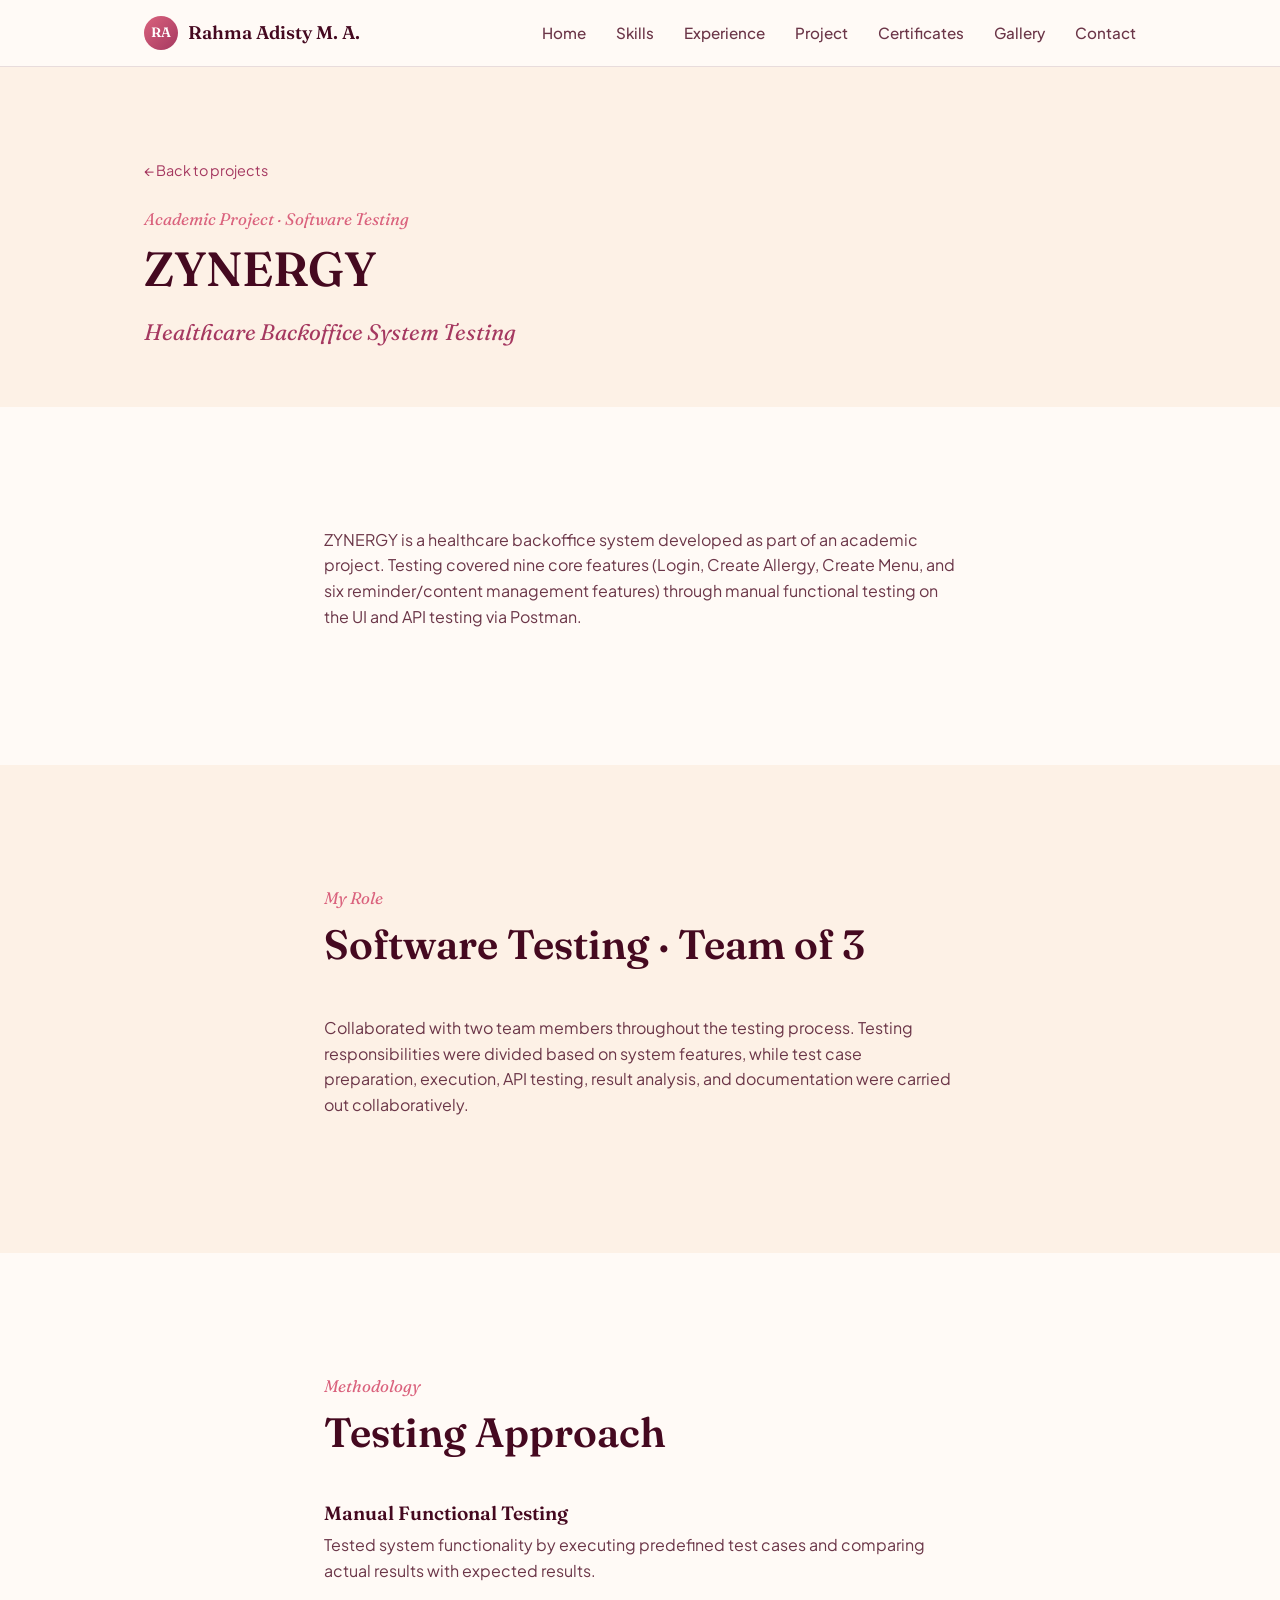
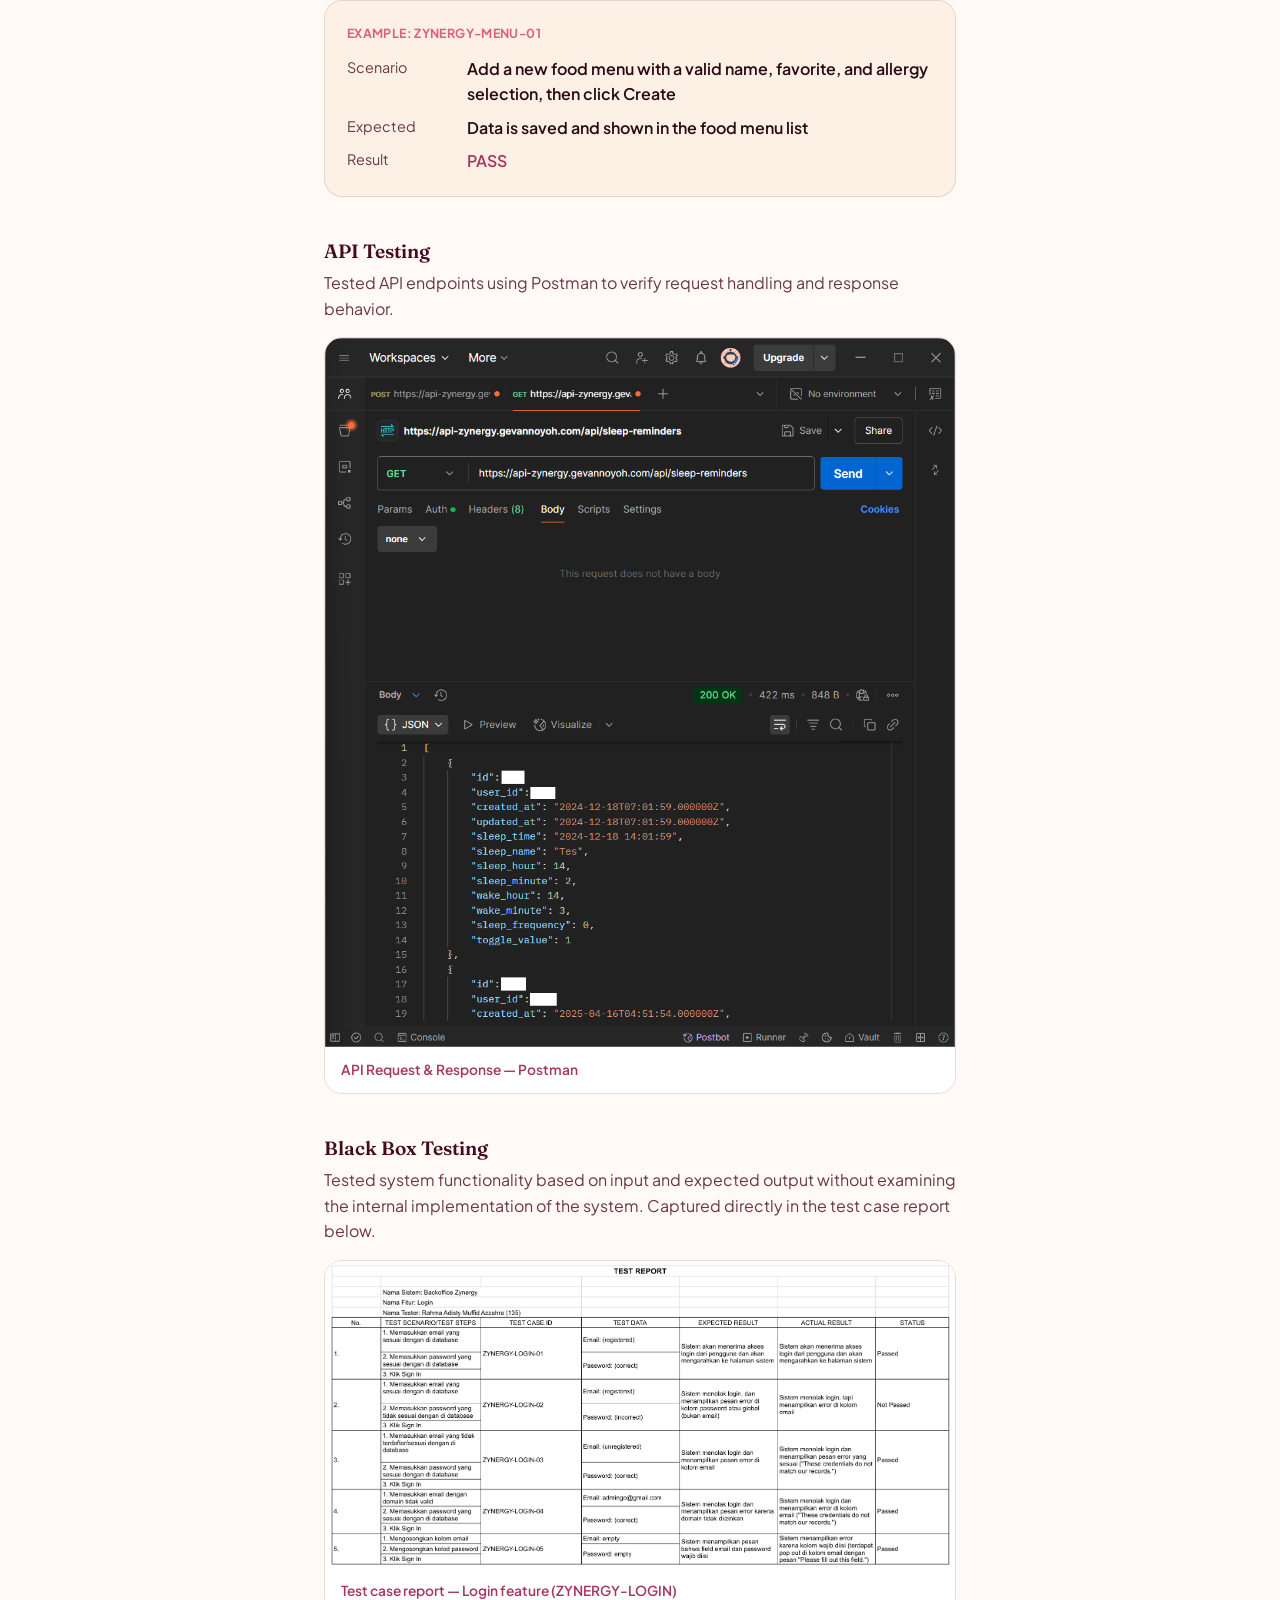
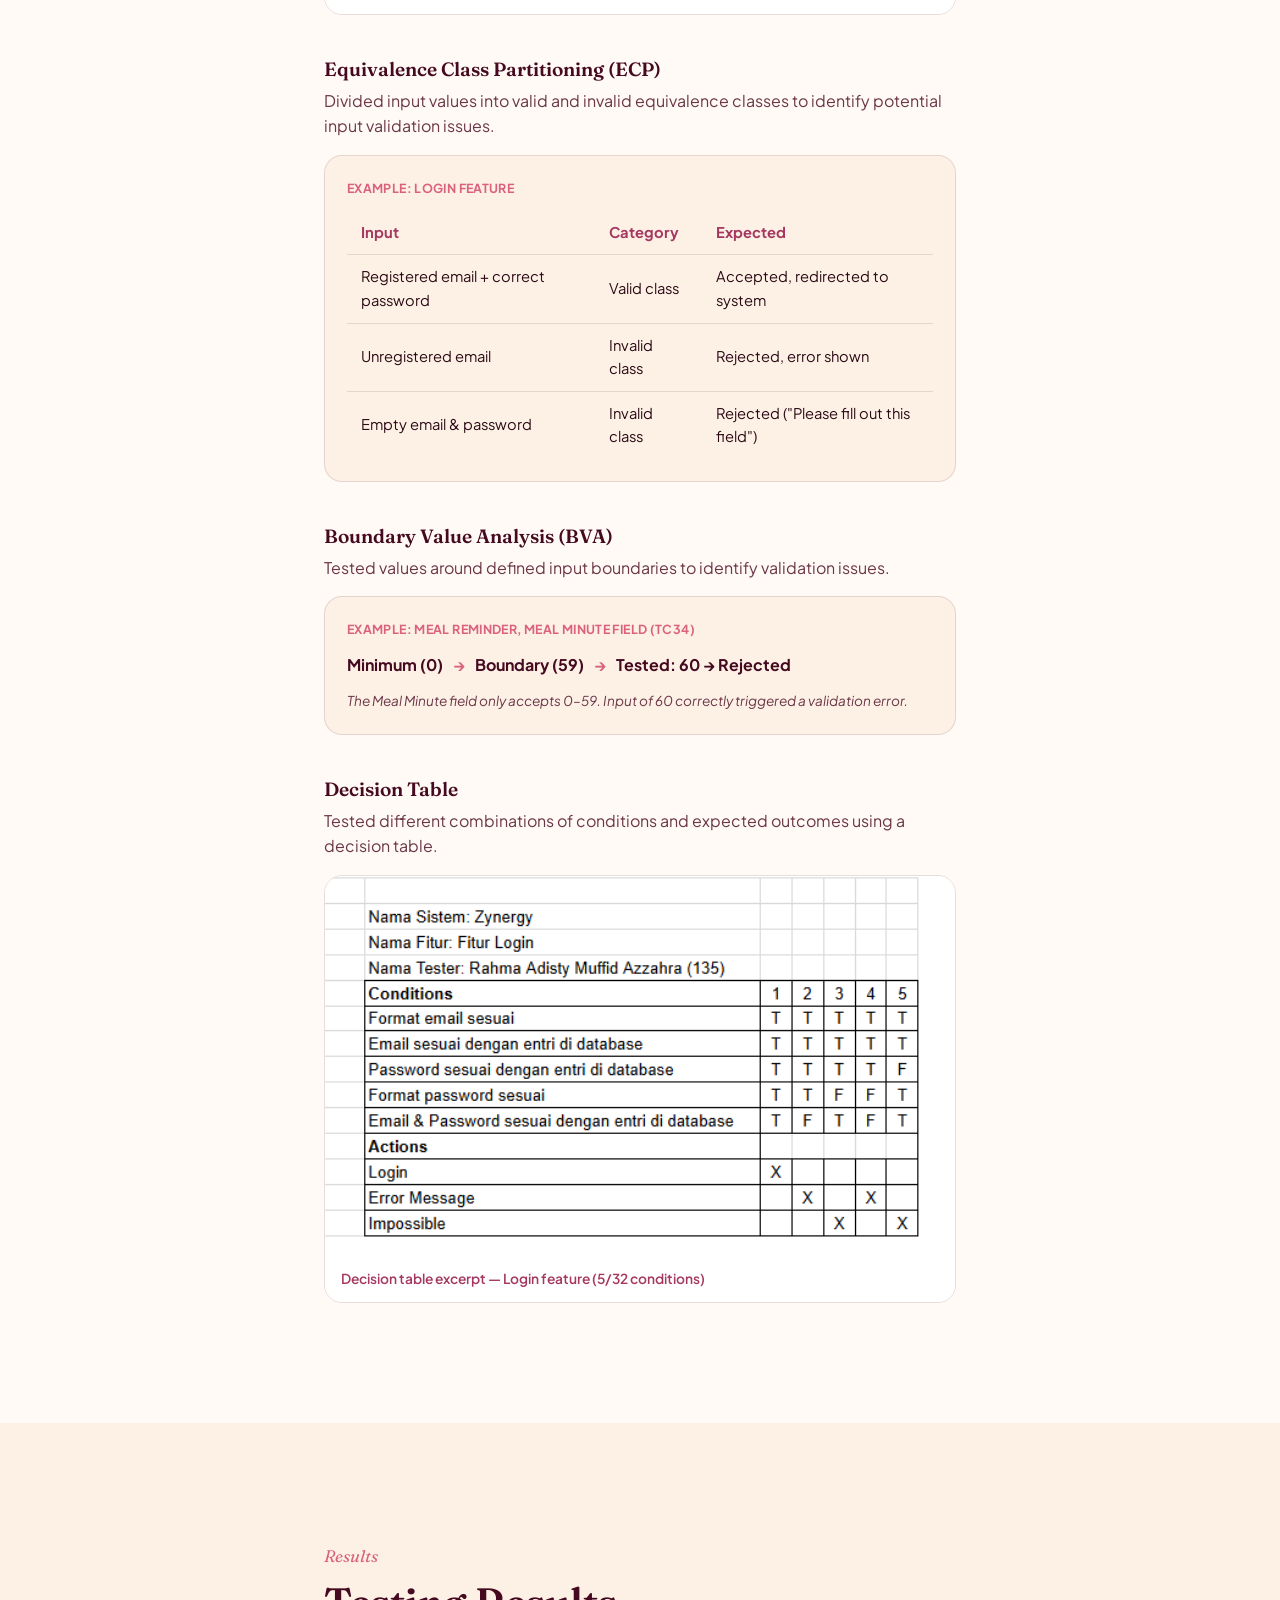
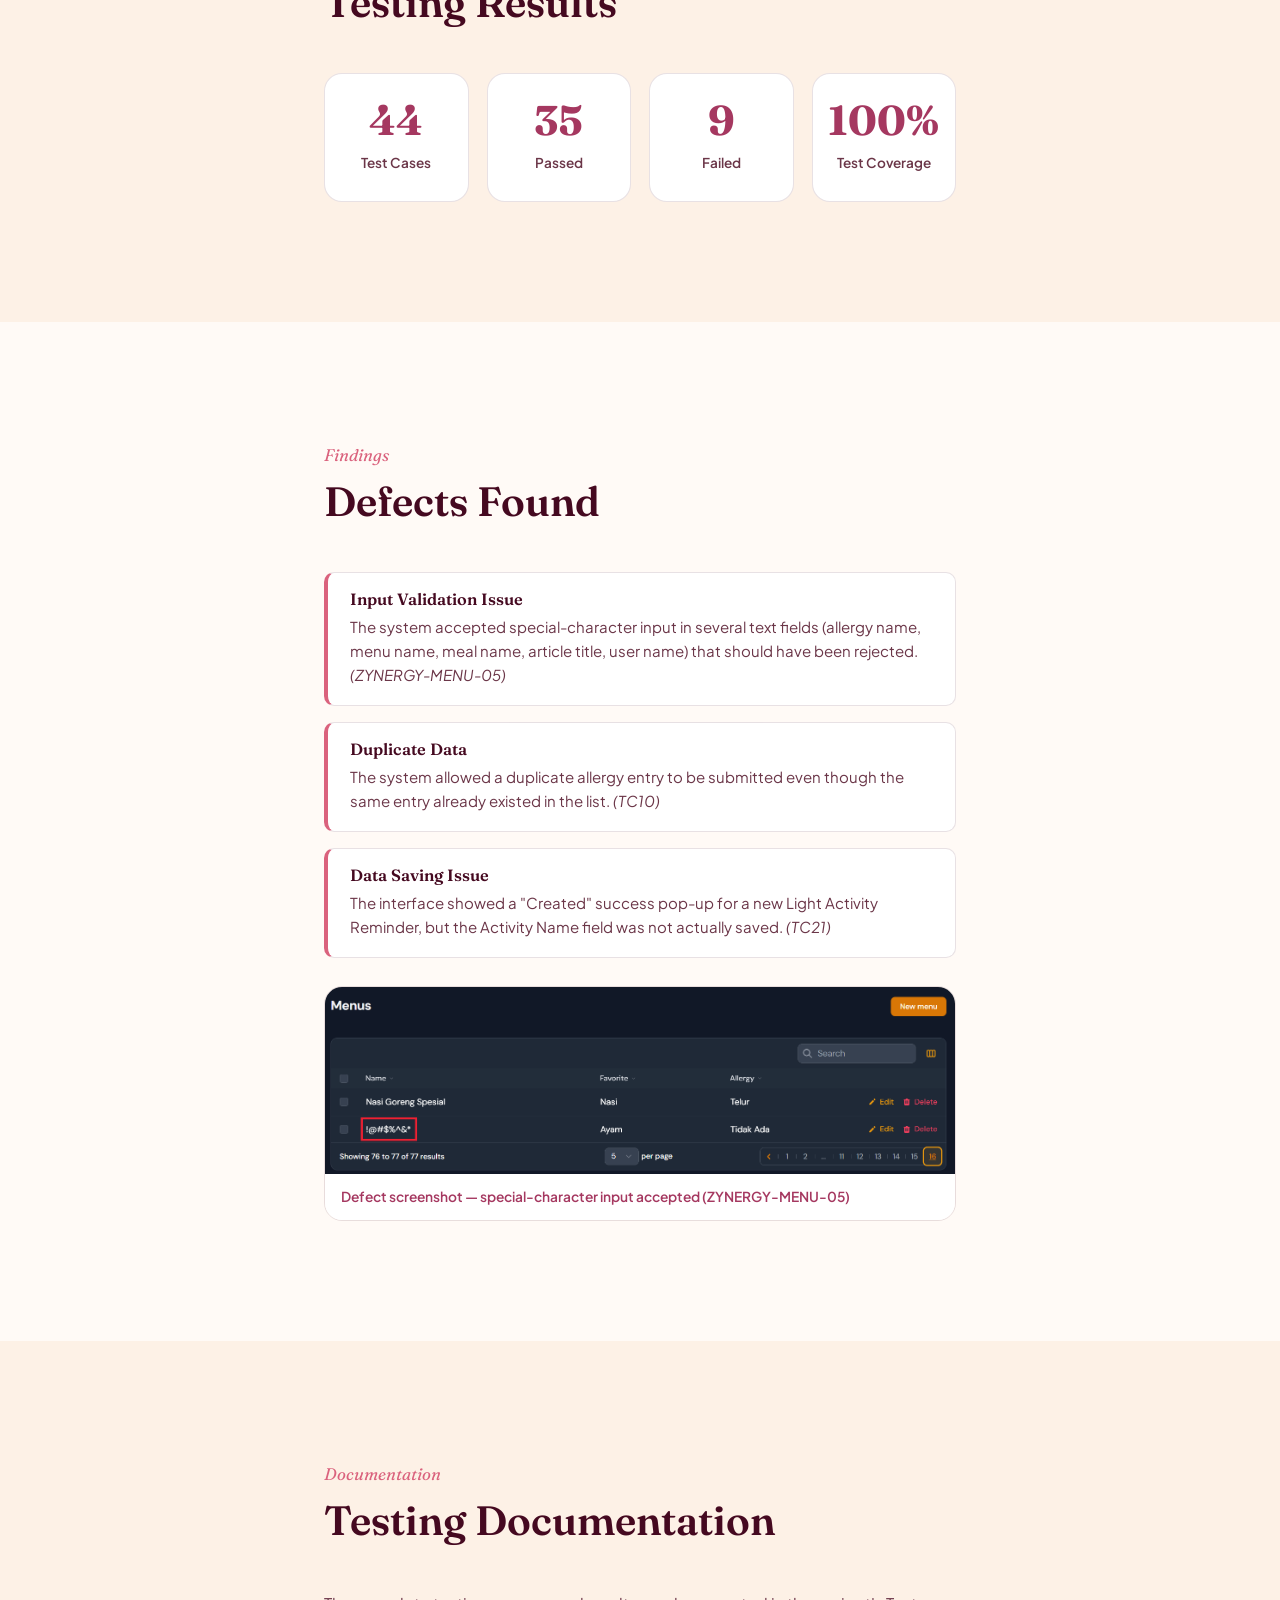
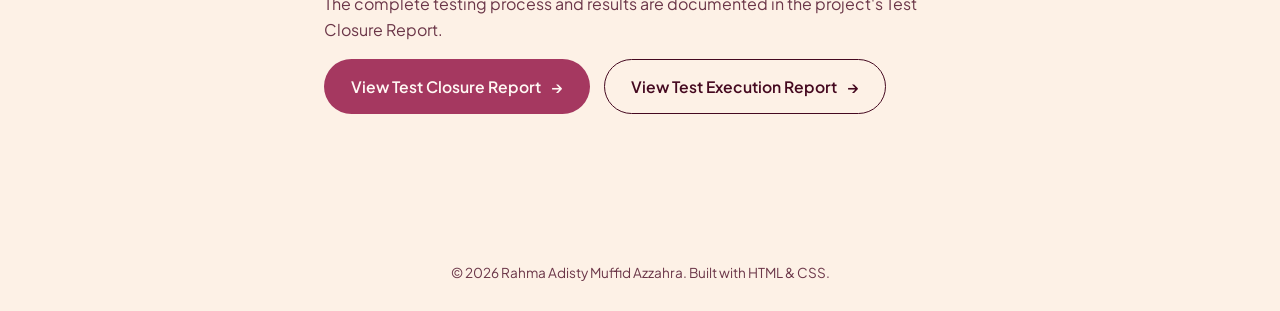
<file: zynergy.html>
<!DOCTYPE html>
<html lang="en">
<head>
<meta charset="UTF-8" />
<meta name="viewport" content="width=device-width, initial-scale=1" />
<title>ZYNERGY — Healthcare Backoffice System Testing | Rahma Adisty Muffid Azzahra</title>
<meta name="robots" content="noindex">
<link rel="icon" href="data:,">
<link rel="preconnect" href="https://fonts.googleapis.com">
<link rel="preconnect" href="https://fonts.gstatic.com" crossorigin>
<link href="https://fonts.googleapis.com/css2?family=Fraunces:ital,wght@0,400;0,600;0,700;1,500&family=Plus+Jakarta+Sans:wght@400;500;600;700;800&display=swap" rel="stylesheet">
<link rel="stylesheet" href="css/style.css">
</head>
<body>

<header class="nav">
  <div class="nav-inner">
    <a href="index.html" class="brand">
      <span class="brand-mark">RA</span>
      Rahma Adisty M. A.
    </a>
    <button class="nav-toggle" aria-label="Toggle menu" aria-expanded="false">
      <span></span><span></span><span></span>
    </button>
    <ul class="nav-links">
      <li><a href="index.html#home">Home</a></li>
      <li><a href="index.html#skills">Skills</a></li>
      <li><a href="experience.html">Experience</a></li>
      <li><a href="projects.html">Project</a></li>
      <li><a href="index.html#certificates">Certificates</a></li>
      <li><a href="gallery.html">Gallery</a></li>
      <li><a href="index.html#contact">Contact</a></li>
    </ul>
  </div>
</header>

<!-- CASE STUDY HEADER -->
<section class="page-header">
  <div class="container">
    <a href="projects.html" class="breadcrumb">← Back to projects</a>
    <span class="section-kicker">Academic Project · Software Testing</span>
    <h1>ZYNERGY</h1>
    <p class="cs-subtitle">Healthcare Backoffice System Testing</p>
  </div>
</section>

<!-- OVERVIEW -->
<section>
  <div class="container cs-narrow">
    <p>ZYNERGY is a healthcare backoffice system developed as part of an academic project. Testing covered nine core features (Login, Create Allergy, Create Menu, and six reminder/content management features) through manual functional testing on the UI and API testing via Postman.</p>
  </div>
</section>

<!-- MY ROLE -->
<section class="section-alt">
  <div class="container cs-narrow">
    <div class="section-head">
      <span class="section-kicker">My Role</span>
      <h2>Software Testing · Team of 3</h2>
    </div>
    <p>Collaborated with two team members throughout the testing process. Testing responsibilities were divided based on system features, while test case preparation, execution, API testing, result analysis, and documentation were carried out collaboratively.</p>
  </div>
</section>

<!-- TESTING APPROACH -->
<section>
  <div class="container cs-narrow">
    <div class="section-head">
      <span class="section-kicker">Methodology</span>
      <h2>Testing Approach</h2>
    </div>

    <div class="cs-methods">

      <div class="cs-method">
        <h3>Manual Functional Testing</h3>
        <p>Tested system functionality by executing predefined test cases and comparing actual results with expected results.</p>
        <div class="cs-example">
          <span class="cs-example-label">Example: ZYNERGY-MENU-01</span>
          <dl class="cs-case">
            <div><dt>Scenario</dt><dd>Add a new food menu with a valid name, favorite, and allergy selection, then click Create</dd></div>
            <div><dt>Expected</dt><dd>Data is saved and shown in the food menu list</dd></div>
            <div><dt>Result</dt><dd class="cs-pass">PASS</dd></div>
          </dl>
        </div>
      </div>

      <div class="cs-method">
        <h3>API Testing</h3>
        <p>Tested API endpoints using Postman to verify request handling and response behavior.</p>
        <figure class="cs-shot">
          <img src="images/api testing.png" alt="Postman API request and response for ZYNERGY">
          <figcaption>API Request &amp; Response — Postman</figcaption>
        </figure>
      </div>

      <div class="cs-method">
        <h3>Black Box Testing</h3>
        <p>Tested system functionality based on input and expected output without examining the internal implementation of the system. Captured directly in the test case report below.</p>
        <figure class="cs-shot">
          <img src="images/login test case report.png" alt="Login feature test case report for ZYNERGY">
          <figcaption>Test case report — Login feature (ZYNERGY-LOGIN)</figcaption>
        </figure>
      </div>

      <div class="cs-method">
        <h3>Equivalence Class Partitioning (ECP)</h3>
        <p>Divided input values into valid and invalid equivalence classes to identify potential input validation issues.</p>
        <div class="cs-example">
          <span class="cs-example-label">Example: Login feature</span>
          <table class="cs-table">
            <thead><tr><th>Input</th><th>Category</th><th>Expected</th></tr></thead>
            <tbody>
              <tr><td>Registered email + correct password</td><td>Valid class</td><td>Accepted, redirected to system</td></tr>
              <tr><td>Unregistered email</td><td>Invalid class</td><td>Rejected, error shown</td></tr>
              <tr><td>Empty email &amp; password</td><td>Invalid class</td><td>Rejected ("Please fill out this field")</td></tr>
            </tbody>
          </table>
        </div>
      </div>

      <div class="cs-method">
        <h3>Boundary Value Analysis (BVA)</h3>
        <p>Tested values around defined input boundaries to identify validation issues.</p>
        <div class="cs-example">
          <span class="cs-example-label">Example: Meal Reminder, Meal Minute field (TC34)</span>
          <div class="cs-boundary">
            <span>Minimum (0)</span>
            <span class="cs-boundary-arrow">→</span>
            <span>Boundary (59)</span>
            <span class="cs-boundary-arrow">→</span>
            <span>Tested: 60 → Rejected</span>
          </div>
          <p class="cs-note">The Meal Minute field only accepts 0–59. Input of 60 correctly triggered a validation error.</p>
        </div>
      </div>

      <div class="cs-method">
        <h3>Decision Table</h3>
        <p>Tested different combinations of conditions and expected outcomes using a decision table.</p>
        <figure class="cs-shot">
          <img src="images/decision table.png" alt="Decision table excerpt for ZYNERGY Login feature">
          <figcaption>Decision table excerpt — Login feature (5/32 conditions)</figcaption>
        </figure>
      </div>

    </div>
  </div>
</section>

<!-- TESTING RESULTS -->
<section class="section-alt">
  <div class="container cs-narrow">
    <div class="section-head">
      <span class="section-kicker">Results</span>
      <h2>Testing Results</h2>
    </div>
    <div class="cs-stats">
      <div class="cs-stat"><span class="cs-stat-num">44</span><span class="cs-stat-label">Test Cases</span></div>
      <div class="cs-stat"><span class="cs-stat-num">35</span><span class="cs-stat-label">Passed</span></div>
      <div class="cs-stat"><span class="cs-stat-num">9</span><span class="cs-stat-label">Failed</span></div>
      <div class="cs-stat"><span class="cs-stat-num">100%</span><span class="cs-stat-label">Test Coverage</span></div>
    </div>
  </div>
</section>

<!-- DEFECTS FOUND -->
<section>
  <div class="container cs-narrow">
    <div class="section-head">
      <span class="section-kicker">Findings</span>
      <h2>Defects Found</h2>
    </div>
    <div class="cs-defects">
      <div class="cs-defect">
        <h3>Input Validation Issue</h3>
        <p>The system accepted special-character input in several text fields (allergy name, menu name, meal name, article title, user name) that should have been rejected. <em>(ZYNERGY-MENU-05)</em></p>
      </div>
      <div class="cs-defect">
        <h3>Duplicate Data</h3>
        <p>The system allowed a duplicate allergy entry to be submitted even though the same entry already existed in the list. <em>(TC10)</em></p>
      </div>
      <div class="cs-defect">
        <h3>Data Saving Issue</h3>
        <p>The interface showed a "Created" success pop-up for a new Light Activity Reminder, but the Activity Name field was not actually saved. <em>(TC21)</em></p>
      </div>
    </div>
    <figure class="cs-shot" style="margin-top:28px;">
      <img src="images/defect.png" alt="Screenshot of a defect found in ZYNERGY">
      <figcaption>Defect screenshot — special-character input accepted (ZYNERGY-MENU-05)</figcaption>
    </figure>
  </div>
</section>

<!-- TESTING DOCUMENTATION -->
<section class="section-alt">
  <div class="container cs-narrow">
    <div class="section-head">
      <span class="section-kicker">Documentation</span>
      <h2>Testing Documentation</h2>
    </div>
    <p>The complete testing process and results are documented in the project's Test Closure Report.</p>
    <div class="cs-doc-actions">
      <a href="images/ZYNERGY_TEST CLOSURE.pdf" target="_blank" rel="noopener" class="btn btn-primary">View Test Closure Report <span class="btn-arrow">→</span></a>
      <a href="https://docs.google.com/spreadsheets/d/1jtQj_ND6poRvM4hM0YlRYoK1xlbIIeT0OsRNh1YuS4I/edit?usp=sharing" target="_blank" rel="noopener" class="btn btn-ghost">View Test Execution Report <span class="btn-arrow">→</span></a>
    </div>
  </div>
</section>

<footer class="site-footer">
  © 2026 Rahma Adisty Muffid Azzahra. Built with HTML &amp; CSS.
</footer>

<script src="js/script.js"></script>
</body>
</html>
</file>
<file: css/style.css>
:root {
  --cream:      #f9dbbd;
  --pink:       #ffa5ab;
  --rose:       #da627d;
  --wine:       #a53860;
  --plum:       #450920;

  --bg:         #fffaf6;
  --bg-alt:     #fdf1e6;
  --ink:        #2b0a15;
  --ink-soft:   #6b3648;
  --line:       rgba(69, 9, 32, 0.12);

  --font-display: "Fraunces", "Iowan Old Style", Georgia, serif;
  --font-body: "Plus Jakarta Sans", "Segoe UI", sans-serif;

  --radius-s: 10px;
  --radius-m: 18px;
  --radius-l: 28px;

  --container: 1120px;
  --pad: clamp(20px, 5vw, 64px);

  --ease: cubic-bezier(.22, 1, .36, 1);
}

@media (prefers-color-scheme: dark) {
  /* Portfolio keeps a fixed warm palette regardless of system theme,
     to preserve the brand colors chosen for this site. */
}

*, *::before, *::after { box-sizing: border-box; }
html { scroll-behavior: smooth; }

body {
  margin: 0;
  font-family: var(--font-body);
  color: var(--ink);
  background: var(--bg);
  line-height: 1.6;
  -webkit-font-smoothing: antialiased;
}

img { max-width: 100%; display: block; }

a { color: inherit; text-decoration: none; }

h1, h2, h3, h4 {
  font-family: var(--font-display);
  color: var(--plum);
  margin: 0 0 0.4em;
  line-height: 1.1;
  font-weight: 600;
}

p { margin: 0 0 1em; max-width: 62ch; color: var(--ink-soft); }

.container {
  max-width: var(--container);
  margin: 0 auto;
  padding: 0 var(--pad);
}

section { padding: clamp(64px, 10vw, 120px) 0; }

.section-alt { background: var(--bg-alt); }

.section-head { margin-bottom: 48px; max-width: 640px; }
.section-head h2 { font-size: clamp(1.9rem, 3.2vw, 2.6rem); }
.section-head p { margin: 0; }

.section-kicker {
  display: inline-block;
  font-family: var(--font-display);
  font-style: italic;
  font-size: 1.05rem;
  color: var(--rose);
  margin-bottom: 10px;
}

/* Buttons -------------------------------------------------------------- */
.btn {
  display: inline-flex;
  align-items: center;
  gap: 10px;
  padding: 14px 26px;
  border-radius: 999px;
  font-weight: 600;
  font-size: 0.98rem;
  border: 1.5px solid transparent;
  transition: transform .35s var(--ease), background .35s, color .35s, border-color .35s;
  cursor: pointer;
  white-space: nowrap;
}
.btn:hover { transform: translateY(-2px); }
.btn:focus-visible { outline: 3px solid var(--pink); outline-offset: 2px; }

.btn-primary { background: var(--wine); color: #fff8f4; }
.btn-primary:hover { background: var(--plum); }

.btn-ghost {
  background: transparent;
  color: var(--plum);
  border-color: var(--plum);
}
.btn-ghost:hover { background: var(--plum); color: #fff8f4; }

.btn-light {
  background: var(--cream);
  color: var(--plum);
}
.btn-light:hover { background: #fff; }

.btn-arrow { transition: transform .35s var(--ease); }
.btn:hover .btn-arrow { transform: translateX(4px); }

/* Tags ------------------------------------------------------------------ */
.tag-row { display: flex; flex-wrap: wrap; gap: 8px; }
.tag {
  font-size: 0.82rem;
  font-weight: 600;
  padding: 6px 14px;
  border-radius: 999px;
  background: var(--cream);
  color: var(--wine);
}

/* ==========================================================================
   Navbar
   ========================================================================== */
.nav {
  position: sticky;
  top: 0;
  z-index: 100;
  background: rgba(255, 250, 246, 0.88);
  backdrop-filter: blur(10px);
  border-bottom: 1px solid var(--line);
}
.nav-inner {
  max-width: var(--container);
  margin: 0 auto;
  padding: 16px var(--pad);
  display: flex;
  align-items: center;
  justify-content: space-between;
  gap: 24px;
}
.brand {
  font-family: var(--font-display);
  font-weight: 600;
  font-size: 1.15rem;
  color: var(--plum);
  display: flex;
  align-items: center;
  gap: 10px;
}
.brand-mark {
  width: 34px; height: 34px;
  border-radius: 50%;
  background: linear-gradient(135deg, var(--rose), var(--wine));
  color: #fff;
  display: flex; align-items: center; justify-content: center;
  font-size: 0.85rem;
  font-family: var(--font-display);
}
.nav-links {
  display: flex;
  align-items: center;
  gap: 30px;
  list-style: none;
  margin: 0; padding: 0;
}
.nav-links a {
  font-size: 0.95rem;
  font-weight: 500;
  color: var(--ink-soft);
  position: relative;
  padding: 4px 0;
  transition: color .25s;
}
.nav-links a:hover, .nav-links a.active { color: var(--wine); }
.nav-links a.active::after {
  content: "";
  position: absolute; left: 0; right: 0; bottom: -4px;
  height: 2px; background: var(--rose); border-radius: 2px;
}
.nav-cta { flex-shrink: 0; }

.nav-toggle {
  display: none;
  background: none; border: none; cursor: pointer;
  width: 40px; height: 40px;
  flex-direction: column; align-items: center; justify-content: center; gap: 5px;
}
.nav-toggle span {
  width: 22px; height: 2px; background: var(--plum); border-radius: 2px;
  transition: transform .3s, opacity .3s;
}
.nav-toggle.is-open span:nth-child(1) { transform: translateY(7px) rotate(45deg); }
.nav-toggle.is-open span:nth-child(2) { opacity: 0; }
.nav-toggle.is-open span:nth-child(3) { transform: translateY(-7px) rotate(-45deg); }

@media (max-width: 860px) {
  .nav-toggle { display: flex; }
  .nav-links {
    position: absolute;
    top: 100%; left: 0; right: 0;
    flex-direction: column;
    align-items: flex-start;
    background: var(--bg);
    padding: 20px var(--pad) 26px;
    border-bottom: 1px solid var(--line);
    gap: 16px;
    display: none;
  }
  .nav-links.is-open { display: flex; }
  .nav-cta { display: none; }
}

/* ==========================================================================
   Hero
   ========================================================================== */
.hero {
  background: radial-gradient(120% 140% at 85% 0%, var(--wine) 0%, var(--plum) 62%);
  color: #fff8f4;
  padding: clamp(60px, 9vw, 100px) 0 clamp(70px, 10vw, 110px);
  position: relative;
  overflow: hidden;
}
.hero::before {
  content: "";
  position: absolute; inset: -20% -10% auto auto;
  width: 480px; height: 480px;
  background: radial-gradient(circle, rgba(255,165,171,0.35), transparent 70%);
  pointer-events: none;
}
.hero-grid {
  display: grid;
  grid-template-columns: 1.15fr 0.85fr;
  gap: clamp(32px, 6vw, 64px);
  align-items: center;
  position: relative;
}
.hero-eyebrow {
  font-family: var(--font-display);
  font-style: italic;
  font-size: 1.15rem;
  color: var(--cream);
  margin-bottom: 6px;
}
.hero h1 {
  color: #fff8f4;
  font-size: clamp(2.6rem, 6vw, 4.4rem);
  margin-bottom: 18px;
}
.hero-role {
  font-weight: 600;
  color: var(--cream);
  font-size: clamp(1rem, 1.6vw, 1.2rem);
  margin-bottom: 20px;
}
.hero p.hero-desc {
  color: #f4dfe1;
  max-width: 46ch;
}
.hero-actions { display: flex; flex-wrap: wrap; gap: 14px; margin-top: 28px; }

.hero-photo-wrap { position: relative; justify-self: center; }
.hero-photo {
  width: min(340px, 80vw);
  aspect-ratio: 4/5;
  border-radius: var(--radius-l);
  overflow: hidden;
  border: 4px solid rgba(255,255,255,0.25);
  box-shadow: 0 30px 60px -20px rgba(0,0,0,0.5);
}
.hero-photo img { width: 100%; height: 100%; object-fit: cover; }
.hero-badge {
  position: absolute;
  bottom: -18px; left: -18px;
  background: var(--cream);
  color: var(--plum);
  padding: 12px 18px;
  border-radius: var(--radius-m);
  font-family: var(--font-display);
  font-size: 0.95rem;
  box-shadow: 0 14px 30px -12px rgba(0,0,0,0.35);
}
.hero-badge strong { display: block; font-size: 1.3rem; }

@media (max-width: 860px) {
  .hero-grid { grid-template-columns: 1fr; text-align: left; }
  .hero-photo-wrap { justify-self: flex-start; }
}

/* ==========================================================================
   About / Education
   ========================================================================== */
.about-grid {
  display: grid;
  grid-template-columns: 1fr 1fr;
  gap: 40px;
  align-items: start;
}
.info-card {
  background: #fff;
  border: 1px solid var(--line);
  border-radius: var(--radius-m);
  padding: 28px 30px;
}
.info-card h3 { font-size: 1.15rem; margin-bottom: 14px; }
.info-list { list-style: none; margin: 0; padding: 0; display: grid; gap: 10px; }
.info-list li { display: flex; justify-content: space-between; gap: 12px; color: var(--ink-soft); font-size: 0.96rem; }
.info-list li span:last-child { color: var(--wine); font-weight: 600; text-align: right; }

@media (max-width: 760px) { .about-grid { grid-template-columns: 1fr; } }

/* ==========================================================================
   Skills
   ========================================================================== */
.skills-grid {
  display: grid;
  grid-template-columns: repeat(auto-fit, minmax(240px, 1fr));
  gap: 22px;
}
.skill-card {
  background: #fff;
  border-radius: var(--radius-m);
  padding: 26px 26px 22px;
  border: 1px solid var(--line);
  transition: border-color .3s, transform .3s var(--ease);
}
.skill-card:hover { border-color: var(--rose); transform: translateY(-4px); }
.skill-card h3 {
  font-size: 1.05rem;
  color: var(--wine);
  font-family: var(--font-body);
  font-weight: 700;
  margin-bottom: 14px;
}
.skill-card ul { list-style: none; margin: 0; padding: 0; display: grid; gap: 8px; }
.skill-card li {
  font-size: 0.94rem;
  color: var(--ink-soft);
  padding-left: 18px;
  position: relative;
}
.skill-card li::before {
  content: "";
  position: absolute; left: 0; top: 0.55em;
  width: 7px; height: 7px; border-radius: 50%;
  background: var(--pink);
}

/* ==========================================================================
   Featured project (home preview)
   ========================================================================== */
.project-feature {
  display: grid;
  grid-template-columns: 1fr 1fr;
  gap: clamp(28px, 5vw, 56px);
  align-items: center;
}
.carousel {
  position: relative;
  overflow: hidden;
  border-radius: var(--radius-l);
  border: 1px solid var(--line);
  background: var(--bg-alt);
}
.carousel-track {
  display: flex;
  width: max-content;
  animation: carousel-scroll 16s linear infinite;
}
.carousel:hover .carousel-track { animation-play-state: paused; }
.carousel-track img {
  width: 340px;
  aspect-ratio: 16/9;
  object-fit: cover;
  flex-shrink: 0;
  border-right: 6px solid var(--bg);
}
@keyframes carousel-scroll {
  0%   { transform: translateX(0); }
  100% { transform: translateX(-50%); }
}
@media (prefers-reduced-motion: reduce) {
  .carousel-track { animation: none; overflow-x: auto; }
}

.project-copy .project-kicker {
  font-size: 0.85rem;
  font-weight: 700;
  letter-spacing: 0.02em;
  color: var(--rose);
  margin-bottom: 10px;
  display: block;
}
.project-copy h2 { font-size: clamp(1.7rem, 3vw, 2.3rem); }
.project-meta { color: var(--wine); font-weight: 600; margin-bottom: 14px; font-size: 0.95rem; }
.project-copy .tag-row { margin: 18px 0 26px; }

/* ==========================================================================
   Certificates
   ========================================================================== */
.cert-grid {
  display: grid;
  grid-template-columns: repeat(auto-fit, minmax(260px, 1fr));
  gap: 24px;
}
.cert-card {
  background: #fff;
  border-radius: var(--radius-m);
  overflow: hidden;
  border: 1px solid var(--line);
  transition: transform .3s var(--ease), box-shadow .3s;
}
.cert-card:hover { transform: translateY(-4px); box-shadow: 0 20px 40px -24px rgba(69,9,32,0.35); }
.cert-card img { width: 100%; aspect-ratio: 4/3; object-fit: cover; }
.cert-card-body { padding: 16px 18px 20px; }
.cert-card-body h3 { font-size: 1rem; font-family: var(--font-body); font-weight: 700; margin-bottom: 4px; }
.cert-card-body span { font-size: 0.85rem; color: var(--ink-soft); }

/* ==========================================================================
   Contact
   ========================================================================== */
.contact {
  background: linear-gradient(160deg, var(--plum) 0%, var(--wine) 100%);
  color: #fff8f4;
}
.contact .section-head h2 { color: #fff8f4; }
.contact .section-head p { color: #f2d9de; }
.contact-grid {
  display: grid;
  grid-template-columns: repeat(auto-fit, minmax(220px, 1fr));
  gap: 18px;
}
.contact-item {
  background: rgba(255,255,255,0.08);
  border: 1px solid rgba(255,255,255,0.18);
  border-radius: var(--radius-m);
  padding: 22px 22px;
  display: flex;
  align-items: center;
  gap: 16px;
  transition: background .3s, transform .3s var(--ease);
}
.contact-item:hover { background: rgba(255,255,255,0.16); transform: translateY(-3px); }
.contact-icon {
  width: 42px; height: 42px;
  border-radius: 50%;
  background: var(--cream);
  color: var(--plum);
  display: flex; align-items: center; justify-content: center;
  flex-shrink: 0;
}
.contact-icon svg { width: 20px; height: 20px; }
.contact-item .label { font-size: 0.8rem; color: var(--pink); margin-bottom: 2px; display: block; }
.contact-item .value { font-weight: 600; word-break: break-word; }

/* ==========================================================================
   Footer
   ========================================================================== */
.site-footer {
  padding: 28px var(--pad);
  text-align: center;
  font-size: 0.85rem;
  color: var(--ink-soft);
  background: var(--bg-alt);
}

/* ==========================================================================
   Page header (used on projects.html & gallery.html)
   ========================================================================== */
.page-header {
  background: var(--bg-alt);
  padding: clamp(56px, 8vw, 90px) 0 clamp(40px, 6vw, 56px);
  text-align: left;
}
.page-header h1 { font-size: clamp(2.1rem, 4vw, 3rem); }
.breadcrumb {
  font-size: 0.9rem;
  color: var(--wine);
  margin-bottom: 14px;
  display: inline-flex;
  align-items: center;
  gap: 6px;
}

/* Projects grid (projects.html) ----------------------------------------- */
.projects-grid {
  display: grid;
  grid-template-columns: repeat(auto-fit, minmax(300px, 1fr));
  gap: 28px;
}
.project-card {
  background: #fff;
  border: 1px solid var(--line);
  border-radius: var(--radius-m);
  overflow: hidden;
  display: flex;
  flex-direction: column;
  transition: transform .3s var(--ease), box-shadow .3s;
}
.project-card:hover { transform: translateY(-5px); box-shadow: 0 24px 44px -26px rgba(69,9,32,0.4); }
.project-card img { width: 100%; aspect-ratio: 16/10; object-fit: cover; }
.project-card-body { padding: 22px 24px 26px; display: flex; flex-direction: column; gap: 10px; flex: 1; }
.project-card-body .p-kicker { font-size: 0.78rem; font-weight: 700; color: var(--rose); }
.project-card-body h3 { font-size: 1.2rem; margin-bottom: 0; }
.project-card-body p { font-size: 0.92rem; margin-bottom: 4px; }
.project-card-body .tag-row { margin-top: auto; padding-top: 10px; }
.project-link {
  font-size: 0.88rem;
  font-weight: 700;
  color: var(--wine);
  display: inline-flex;
  align-items: center;
  gap: 6px;
  margin-top: 6px;
}

/* Gallery page ------------------------------------------------------------ */
.gallery-section + .gallery-section { border-top: 1px solid var(--line); }
.gallery-grid {
  display: grid;
  grid-template-columns: repeat(auto-fit, minmax(230px, 1fr));
  gap: 20px;
}
.gallery-item {
  position: relative;
  margin: 0;
  border-radius: var(--radius-m);
  overflow: hidden;
  cursor: default;
}
.gallery-item img {
  width: 100%;
  aspect-ratio: 1/1;
  object-fit: cover;
  display: block;
  transition: transform .5s var(--ease);
}
.gallery-grid.wide .gallery-item img { aspect-ratio: 4/3; }
.gallery-item figcaption,
.feed-item figcaption {
  position: absolute;
  left: 0; right: 0; bottom: 0;
  padding: 34px 16px 14px;
  background: linear-gradient(180deg, transparent, rgba(69,9,32,0.88));
  color: #fff8f4;
  font-size: 0.86rem;
  font-weight: 600;
  line-height: 1.35;
  transform: translateY(100%);
  opacity: 0;
  transition: transform .35s var(--ease), opacity .35s var(--ease);
}
.gallery-item:hover img,
.gallery-item:focus-within img { transform: scale(1.06); }
.gallery-item:hover figcaption,
.gallery-item:focus-within figcaption,
.feed-item:hover figcaption,
.feed-item:focus-within figcaption { transform: translateY(0); opacity: 1; }
@media (hover: none) {
  /* touch devices: keep captions visible since there's no hover */
  .gallery-item figcaption,
  .feed-item figcaption { transform: translateY(0); opacity: 1; background: linear-gradient(180deg, transparent 40%, rgba(69,9,32,0.88)); }
}

/* ==========================================================================
   Certificates — coverflow carousel
   ========================================================================== */
.cert-coverflow {
  position: relative;
  height: clamp(300px, 44vw, 430px);
  display: flex;
  align-items: center;
  justify-content: center;
  margin-bottom: 18px;
}
.cert-track { position: relative; width: 100%; height: 100%; }
.cert-slide {
  position: absolute;
  top: 50%; left: 50%;
  width: min(320px, 55vw);
  margin: 0;
  border-radius: var(--radius-m);
  overflow: hidden;
  box-shadow: 0 24px 50px -22px rgba(69,9,32,0.45);
  background: #fff;
  cursor: pointer;
  transition: transform .55s var(--ease), filter .55s var(--ease), opacity .55s var(--ease);
  transform: translate(-50%, -50%) translateX(calc(var(--pos, 0) * 46%)) scale(var(--scale, 1));
  filter: blur(var(--blur, 0px));
  opacity: var(--opacity, 1);
  z-index: var(--z, 1);
}
.cert-slide.is-active { cursor: default; }
.cert-slide img { width: 100%; height: auto; display: block; }

.cert-nav {
  position: absolute;
  top: 50%; transform: translateY(-50%);
  width: 44px; height: 44px;
  border-radius: 50%;
  border: 1px solid var(--line);
  background: #fff;
  color: var(--plum);
  font-size: 1.3rem;
  line-height: 1;
  display: flex; align-items: center; justify-content: center;
  cursor: pointer;
  z-index: 20;
  transition: background .25s, transform .25s;
}
.cert-nav:hover { background: var(--cream); transform: translateY(-50%) scale(1.06); }
.cert-nav.prev { left: 0; }
.cert-nav.next { right: 0; }
@media (max-width: 640px) { .cert-nav { display: none; } }

.cert-caption {
  text-align: center;
  font-weight: 600;
  color: var(--wine);
  min-height: 1.4em;
  margin-bottom: 18px;
}
.cert-dots {
  display: flex;
  justify-content: center;
  gap: 8px;
}
.cert-dots button {
  width: 8px; height: 8px;
  border-radius: 50%;
  border: none;
  background: var(--line);
  cursor: pointer;
  padding: 0;
  transition: background .25s, transform .25s;
}
.cert-dots button.is-active { background: var(--rose); transform: scale(1.3); }

/* ==========================================================================
   Experience & Volunteering — timeline
   ========================================================================== */
.timeline { position: relative; }
.timeline::before {
  content: "";
  position: absolute;
  left: 9px; top: 6px; bottom: 6px;
  width: 2px;
  background: var(--line);
}
.timeline-item {
  position: relative;
  padding-left: 40px;
  margin-bottom: 34px;
}
.timeline-item:last-child { margin-bottom: 0; }
.timeline-item::before {
  content: "";
  position: absolute;
  left: 2px; top: 6px;
  width: 16px; height: 16px;
  border-radius: 50%;
  background: var(--bg);
  border: 3px solid var(--rose);
}
.timeline-head {
  display: flex;
  flex-wrap: wrap;
  align-items: baseline;
  gap: 8px 14px;
  margin-bottom: 6px;
}
.timeline-head h3 { font-size: 1.15rem; margin: 0; }
.timeline-meta { font-size: 0.88rem; color: var(--wine); font-weight: 600; }
.timeline-item p { margin-bottom: 10px; }
.cert-proof {
  display: inline-flex;
  align-items: center;
  gap: 6px;
  font-size: 0.85rem;
  font-weight: 700;
  color: var(--wine);
  margin-top: 4px;
}
.cert-proof:hover { color: var(--plum); }

.exp-preview-list { display: grid; gap: 16px; margin-bottom: 30px; }
.exp-preview-item {
  display: grid;
  grid-template-columns: minmax(180px, 1.1fr) 1fr 140px;
  align-items: baseline;
  gap: 6px 16px;
  padding: 16px 20px;
  background: #fff;
  border: 1px solid var(--line);
  border-radius: var(--radius-m);
}
.exp-preview-item .year { justify-self: end; }
@media (max-width: 560px) {
  .exp-preview-item { grid-template-columns: 1fr; }
  .exp-preview-item .year { justify-self: start; }
}
.exp-preview-item .role { font-weight: 700; color: var(--plum); }
.exp-preview-item .org { color: var(--ink-soft); font-size: 0.92rem; }
.exp-preview-item .year { color: var(--rose); font-weight: 600; font-size: 0.88rem; white-space: nowrap; }

/* ==========================================================================
   Gallery — social media feed carousels (per akun)
   ========================================================================== */
.text-link {
  color: var(--wine);
  font-weight: 700;
  border-bottom: 1.5px solid var(--pink);
  transition: color .25s, border-color .25s;
}
.text-link:hover { color: var(--rose); border-color: var(--rose); }

.feed-account + .feed-account { margin-top: 56px; }
.feed-account-head {
  display: flex;
  flex-wrap: wrap;
  align-items: baseline;
  justify-content: space-between;
  gap: 4px 24px;
  margin-bottom: 18px;
}
.feed-handle {
  font-family: var(--font-display);
  font-size: 1.4rem;
  font-weight: 600;
  color: var(--plum);
  transition: color .25s;
}
h3.feed-handle { margin: 0; }
a.feed-handle:hover { color: var(--rose); }
.feed-account-head p { margin: 0; font-size: 0.92rem; }

.feed-carousel { position: relative; --feed-gap: 18px; --feed-ratio: 1 / 1; }
.feed-track {
  display: flex;
  gap: var(--feed-gap);
  overflow-x: auto;
  scroll-snap-type: x mandatory;
  scroll-behavior: smooth;
  scrollbar-width: none;
  -webkit-overflow-scrolling: touch;
}
.feed-track::-webkit-scrollbar { display: none; }
.feed-item {
  position: relative;
  flex: 0 0 calc((100% - var(--feed-gap) * 3) / 4);   /* 4 feed per layar (desktop) */
  scroll-snap-align: start;
  margin: 0;
  border-radius: var(--radius-m);
  overflow: hidden;
  background: var(--bg-alt);
}
.feed-item img {
  width: 100%;
  aspect-ratio: var(--feed-ratio);
  object-fit: cover;
  display: block;
}
@media (max-width: 1000px) {
  .feed-item { flex-basis: calc((100% - var(--feed-gap) * 2) / 3); }   /* 3 feed */
}
@media (max-width: 680px) {
  .feed-item { flex-basis: 72%; }   /* 1 feed + sedikit intip feed berikutnya */
}

.feed-nav {
  position: absolute;
  top: 50%;
  transform: translateY(-50%);
  width: 44px; height: 44px;
  border-radius: 50%;
  border: 1px solid var(--line);
  background: #fff;
  color: var(--plum);
  font-size: 1.3rem;
  line-height: 1;
  display: flex; align-items: center; justify-content: center;
  cursor: pointer;
  z-index: 5;
  box-shadow: 0 10px 24px -12px rgba(69,9,32,0.45);
  transition: background .25s, opacity .25s, transform .25s;
}
.feed-nav:hover { background: var(--cream); transform: translateY(-50%) scale(1.06); }
.feed-nav.prev { left: -14px; }
.feed-nav.next { right: -14px; }
.feed-nav.is-disabled { opacity: 0; pointer-events: none; }
@media (max-width: 680px) { .feed-nav { display: none; } }

/* ==========================================================================
   Lightbox (klik untuk perbesar) — feed & gallery
   ========================================================================== */
.feed-item, .gallery-item { cursor: zoom-in; }
.feed-item:focus-visible, .gallery-item:focus-visible { outline: 3px solid var(--pink); outline-offset: 3px; }
.feed-item img { transition: transform .5s var(--ease); }
.feed-item:hover img { transform: scale(1.04); }

body.lb-open { overflow: hidden; }
.lightbox {
  position: fixed;
  inset: 0;
  z-index: 1000;
  display: flex;
  align-items: center;
  justify-content: center;
  padding: 24px;
  background: rgba(45, 5, 20, 0.92);
  backdrop-filter: blur(6px);
  opacity: 0;
  visibility: hidden;
  transition: opacity .3s var(--ease), visibility .3s;
}
.lightbox.is-open { opacity: 1; visibility: visible; }
.lb-figure {
  margin: 0;
  max-width: min(92vw, 1100px);
  display: flex;
  flex-direction: column;
  align-items: center;
  gap: 14px;
  transform: scale(.96);
  transition: transform .35s var(--ease);
}
.lightbox.is-open .lb-figure { transform: scale(1); }
.lb-img {
  max-width: 100%;
  max-height: calc(100vh - 130px);
  object-fit: contain;
  border-radius: var(--radius-m);
  box-shadow: 0 30px 70px -20px rgba(0,0,0,0.6);
}
.lb-caption {
  color: var(--cream);
  font-size: 0.95rem;
  font-weight: 600;
  text-align: center;
  max-width: 60ch;
}
.lb-close, .lb-nav {
  position: absolute;
  width: 46px; height: 46px;
  border-radius: 50%;
  border: 1px solid rgba(255,255,255,0.28);
  background: rgba(255,255,255,0.12);
  color: #fff8f4;
  font-size: 1.6rem;
  line-height: 1;
  display: flex; align-items: center; justify-content: center;
  cursor: pointer;
  transition: background .25s;
}
.lb-close:hover, .lb-nav:hover { background: rgba(255,255,255,0.26); }
.lb-close:focus-visible, .lb-nav:focus-visible { outline: 3px solid var(--pink); outline-offset: 2px; }
.lb-close { top: 20px; right: 20px; }
.lb-nav { top: 50%; transform: translateY(-50%); }
.lb-prev { left: 20px; }
.lb-next { right: 20px; }
.lb-nav[hidden] { display: none; }
@media (max-width: 680px) {
  .lb-nav { display: none; }   /* di HP cukup swipe kiri/kanan */
}


/* ==========================================================================
   Carousel mode "ukuran asli" — tinggi sama, lebar mengikuti rasio gambar
   (dipakai untuk Poster & Logo/Illustration supaya tidak terpotong)
   ========================================================================== */
.feed-carousel.is-natural { --feed-height: 340px; }
.feed-carousel.is-natural .feed-item { flex: 0 0 auto; }
.feed-carousel.is-natural .feed-item img {
  width: auto;
  max-width: none;
  height: var(--feed-height);
  aspect-ratio: auto;
}
@media (max-width: 680px) {
  .feed-carousel.is-natural { --feed-height: 260px; }
}

/* ==========================================================================
   Case study page (ZYNERGY, dsb) — tidak ada di navbar, diakses lewat
   tombol "View Case Study" di project card
   ========================================================================== */
.cs-narrow { max-width: 760px; margin: 0 auto; }
.cs-subtitle {
  font-family: var(--font-display);
  font-style: italic;
  font-size: clamp(1.1rem, 2vw, 1.4rem);
  color: var(--wine);
  margin: 4px 0 0;
}
.page-header .section-kicker { display: block; margin-top: 10px; }

.cs-methods { display: grid; gap: 44px; }
.cs-method h3 { font-size: 1.2rem; margin-bottom: 8px; }
.cs-method > p { margin-bottom: 16px; }

.cs-example {
  background: var(--bg-alt);
  border: 1px solid var(--line);
  border-radius: var(--radius-m);
  padding: 18px 22px 22px;
}
.cs-example-label {
  display: inline-block;
  font-size: 0.78rem;
  font-weight: 700;
  letter-spacing: 0.03em;
  text-transform: uppercase;
  color: var(--rose);
  margin-bottom: 12px;
}
.cs-case { display: grid; gap: 8px; margin: 0; }
.cs-case > div { display: grid; grid-template-columns: 110px 1fr; gap: 10px; }
.cs-case dt { color: var(--ink-soft); font-size: 0.9rem; }
.cs-case dd { margin: 0; font-weight: 600; }
.cs-case dd.cs-pass { color: var(--wine); }
.cs-case dd.cs-fail { color: var(--plum); }

.cs-table { width: 100%; border-collapse: collapse; font-size: 0.92rem; }
.cs-table th, .cs-table td { text-align: left; padding: 10px 14px; border-bottom: 1px solid var(--line); }
.cs-table th { color: var(--wine); font-weight: 700; }
.cs-table tr:last-child td { border-bottom: none; }

.cs-boundary {
  display: flex;
  flex-wrap: wrap;
  align-items: center;
  gap: 10px;
  font-weight: 700;
  color: var(--plum);
}
.cs-boundary-arrow { color: var(--rose); }
.cs-note { margin: 12px 0 0; font-size: 0.85rem; font-style: italic; }

.cs-shot {
  margin: 0;
  border-radius: var(--radius-m);
  overflow: hidden;
  border: 1px solid var(--line);
  cursor: zoom-in;
}
.cs-shot img { width: 100%; display: block; }
.cs-shot figcaption {
  padding: 12px 16px;
  font-size: 0.86rem;
  font-weight: 600;
  color: var(--wine);
  background: #fff;
}

.cs-stats {
  display: grid;
  grid-template-columns: repeat(4, 1fr);
  gap: 18px;
  text-align: center;
}
.cs-stat {
  background: #fff;
  border: 1px solid var(--line);
  border-radius: var(--radius-m);
  padding: 26px 10px;
}
.cs-stat-num {
  display: block;
  font-family: var(--font-display);
  font-size: clamp(1.8rem, 4vw, 2.6rem);
  font-weight: 700;
  color: var(--wine);
  line-height: 1;
  margin-bottom: 8px;
}
.cs-stat-label { font-size: 0.85rem; color: var(--ink-soft); font-weight: 600; }
@media (max-width: 560px) { .cs-stats { grid-template-columns: repeat(2, 1fr); } }

.cs-defects { display: grid; gap: 16px; }
.cs-defect {
  background: #fff;
  border: 1px solid var(--line);
  border-left: 4px solid var(--rose);
  border-radius: var(--radius-s);
  padding: 18px 22px;
}
.cs-defect h3 { font-size: 1.02rem; margin-bottom: 6px; }
.cs-defect p { margin: 0; font-size: 0.94rem; }

.cs-doc-actions { display: flex; flex-wrap: wrap; gap: 14px; margin-top: 8px; }

/* ==========================================================================
   Dense data tables (Black Box test case report) — horizontal scroll
   ========================================================================== */
.cs-table-scroll {
  overflow-x: auto;
  -webkit-overflow-scrolling: touch;
}
.cs-table-scroll table { min-width: 1040px; }
.cs-table-scroll td:nth-child(2) { min-width: 220px; }
.cs-table-scroll td:nth-child(5), .cs-table-scroll td:nth-child(6) { min-width: 200px; }
.cs-table-scroll th, .cs-table-scroll td { font-size: 0.78rem; vertical-align: top; }
.status-pass { color: var(--wine); font-weight: 700; white-space: nowrap; }
.status-fail { color: var(--plum); font-weight: 700; white-space: nowrap; }

/* ==========================================================================
   Project detail page — Kartu Kuartet IPAS (quartet-game.html)
   Reuses the .cs-* case-study components; extras below.
   ========================================================================== */
.qg-actions { display: flex; flex-wrap: wrap; gap: 14px; margin-top: 22px; }
.page-header .tag-row { margin-top: 18px; }

.qg-hero-img {
  margin: 0;
  border-radius: var(--radius-l);
  overflow: hidden;
  border: 1px solid var(--line);
  box-shadow: 0 30px 60px -34px rgba(69,9,32,0.5);
}
.qg-hero-img img { width: 100%; display: block; }

.qg-facts {
  display: grid;
  grid-template-columns: repeat(auto-fit, minmax(200px, 1fr));
  gap: 14px;
  margin: 28px 0 0;
}
.qg-fact {
  background: #fff;
  border: 1px solid var(--line);
  border-radius: var(--radius-m);
  padding: 16px 18px;
}
.qg-fact dt { font-size: 0.78rem; font-weight: 700; letter-spacing: 0.03em; text-transform: uppercase; color: var(--rose); margin-bottom: 4px; }
.qg-fact dd { margin: 0; font-weight: 600; color: var(--plum); font-size: 0.95rem; }

.cs-callout {
  background: var(--bg-alt);
  border: 1px solid var(--line);
  border-left: 4px solid var(--rose);
  border-radius: var(--radius-s);
  padding: 18px 22px;
}
.cs-callout h3 { font-size: 1.02rem; margin-bottom: 6px; }
.cs-callout p { margin: 0 0 8px; font-size: 0.94rem; }
.cs-callout p:last-child { margin-bottom: 0; }

.qg-two { display: grid; grid-template-columns: 1fr 1fr; gap: 16px; margin-top: 22px; }
@media (max-width: 640px) { .qg-two { grid-template-columns: 1fr; } }

.qg-steps { list-style: none; margin: 0; padding: 0; display: grid; gap: 14px; counter-reset: qg; }
.qg-steps li {
  position: relative;
  padding: 2px 0 2px 46px;
  color: var(--ink-soft);
  counter-increment: qg;
}
.qg-steps li::before {
  content: counter(qg);
  position: absolute; left: 0; top: 0;
  width: 32px; height: 32px;
  border-radius: 50%;
  background: var(--wine);
  color: #fff8f4;
  font-weight: 700;
  font-size: 0.88rem;
  display: flex; align-items: center; justify-content: center;
}
.qg-steps strong { color: var(--plum); }

.qg-gallery {
  display: grid;
  grid-template-columns: repeat(3, 1fr);
  gap: 18px;
}
.qg-gallery .cs-shot img { aspect-ratio: 16 / 9; object-fit: cover; }
@media (max-width: 860px) { .qg-gallery { grid-template-columns: 1fr; } }

.cs-code {
  margin: 0;
  background: var(--plum);
  color: #f9dbbd;
  border-radius: var(--radius-m);
  padding: 20px 22px;
  overflow-x: auto;
  font-family: ui-monospace, "SFMono-Regular", Menlo, Consolas, monospace;
  font-size: 0.82rem;
  line-height: 1.65;
}
.cs-code code { font-family: inherit; }
.cs-code-note { margin: 12px 0 0; font-size: 0.88rem; }

.qg-results-wrap { container-type: inline-size; }
.qg-results {
  display: grid;
  grid-template-columns: repeat(4, minmax(0, 1fr));
  gap: 18px;
}
/* ikut lebar area konten (bukan lebar layar): 4 kolom hanya kalau cukup lega */
@container (max-width: 960px) { .qg-results { grid-template-columns: repeat(2, minmax(0, 1fr)); } }
@container (max-width: 480px) { .qg-results { grid-template-columns: 1fr; } }
.qg-result {
  min-width: 0;
  background: #fff;
  border: 1px solid var(--line);
  border-radius: var(--radius-m);
  padding: 26px 22px;
  text-align: center;
}
.qg-result-label { display: block; font-size: 0.78rem; font-weight: 700; letter-spacing: 0.03em; text-transform: uppercase; color: var(--rose); }
.qg-result-num {
  display: block;
  font-family: var(--font-display);
  font-size: clamp(1.9rem, 3.4vw, 2.5rem);
  font-weight: 700;
  color: var(--wine);
  line-height: 1.1;
  margin: 10px 0 4px;
  white-space: nowrap;
}
.qg-result-num small { font-size: 0.5em; font-weight: 600; color: var(--ink-soft); }
.qg-result-rating { font-weight: 700; color: var(--plum); font-size: 0.92rem; margin-bottom: 10px; }
.qg-result p { margin: 0 auto; font-size: 0.88rem; }
.qg-result.is-low .qg-result-num { color: var(--plum); }
.qg-result {
  background: #fff;
  border: 1px solid var(--line);
  border-radius: var(--radius-m);
  padding: 24px 22px;
}
.qg-result-label { font-size: 0.78rem; font-weight: 700; letter-spacing: 0.03em; text-transform: uppercase; color: var(--rose); }
.qg-result-num {
  display: block;
  font-family: var(--font-display);
  font-size: clamp(2rem, 4vw, 2.7rem);
  font-weight: 700;
  color: var(--wine);
  line-height: 1.1;
  margin: 8px 0 2px;
}
.qg-result-num small { font-size: 0.5em; font-weight: 600; color: var(--ink-soft); }
.qg-result-rating { font-weight: 700; color: var(--plum); font-size: 0.92rem; margin-bottom: 10px; }
.qg-result p { margin: 0; font-size: 0.88rem; }

.qg-bars { display: grid; gap: 12px; margin: 0; padding: 0; list-style: none; }
.qg-bar { display: grid; grid-template-columns: 150px 1fr 56px; align-items: center; gap: 12px; font-size: 0.88rem; }
.qg-bar-name { color: var(--ink-soft); font-weight: 600; }
.qg-bar-track { height: 10px; border-radius: 999px; background: var(--cream); overflow: hidden; }
.qg-bar-fill { display: block; height: 100%; border-radius: 999px; background: var(--rose); }
.qg-bar.is-low .qg-bar-fill { background: var(--plum); }
.qg-bar-val { text-align: right; font-weight: 700; color: var(--wine); }
@media (max-width: 520px) { .qg-bar { grid-template-columns: 1fr 52px; } .qg-bar-track { grid-column: 1 / -1; order: 3; } }

.qg-list { margin: 0; padding-left: 1.2em; color: var(--ink-soft); display: grid; gap: 8px; }
.qg-list strong { color: var(--plum); }

/* ==========================================================================
   AnnaBae case study (annabae.html) — honest AI-assisted project page
   ========================================================================== */
.ab-todo {
  border: 2px dashed var(--rose);
  background: #fff;
  border-radius: var(--radius-m);
  padding: 18px 22px 20px;
  color: var(--ink-soft);
  font-size: 0.92rem;
}
.ab-todo::before {
  content: "TO FILL";
  display: inline-block;
  font-size: 0.72rem;
  font-weight: 800;
  letter-spacing: 0.06em;
  color: #fff8f4;
  background: var(--rose);
  border-radius: 999px;
  padding: 3px 10px;
  margin-bottom: 8px;
}
.ab-todo strong { color: var(--plum); }
.ab-todo p { margin: 0 0 6px; font-size: inherit; }
.ab-todo ul { margin: 6px 0 0; padding-left: 1.1em; display: grid; gap: 4px; }
.ab-todo.is-image {
  aspect-ratio: 16 / 9;
  display: flex; flex-direction: column; align-items: center; justify-content: center;
  text-align: center;
}
.ab-shots { display: grid; grid-template-columns: repeat(3, 1fr); gap: 16px; margin-top: 22px; }
.ab-shots .ab-todo.is-image { aspect-ratio: 4 / 3; padding: 14px; font-size: 0.84rem; }
@media (max-width: 760px) { .ab-shots { grid-template-columns: 1fr; } }

.ab-status-pill {
  display: inline-block;
  margin-top: 14px;
  font-size: 0.8rem; font-weight: 700;
  padding: 5px 14px; border-radius: 999px;
  background: var(--pink); color: var(--plum);
}

.ab-split { display: grid; grid-template-columns: 1fr 1fr; gap: 16px; }
.ab-split > div { background: #fff; border: 1px solid var(--line); border-radius: var(--radius-m); padding: 22px; }
.ab-split > div.is-ai { background: var(--bg-alt); }
.ab-split h3 { font-size: 1.05rem; }
.ab-split ul { margin: 0; padding-left: 1.1em; color: var(--ink-soft); display: grid; gap: 7px; font-size: 0.94rem; }
@media (max-width: 640px) { .ab-split { grid-template-columns: 1fr; } }

.ab-modules { display: grid; grid-template-columns: repeat(auto-fit, minmax(210px, 1fr)); gap: 14px; }

.ab-status { list-style: none; margin: 0; padding: 0; display: grid; gap: 10px; }
.ab-status li {
  display: flex; justify-content: space-between; align-items: center; gap: 12px;
  background: #fff; border: 1px solid var(--line); border-radius: var(--radius-s);
  padding: 12px 16px; font-weight: 600; color: var(--plum); font-size: 0.94rem;
}
.ab-pill { font-size: 0.78rem; font-weight: 700; padding: 4px 12px; border-radius: 999px; white-space: nowrap; }
.ab-pill.done { background: var(--wine); color: #fff8f4; }
.ab-pill.doing { background: var(--pink); color: var(--plum); }
.ab-pill.todo { background: var(--cream); color: var(--wine); }

/* AnnaBae: real screenshots (replaces the TO FILL placeholders) */
.ab-shots.is-two { grid-template-columns: repeat(2, 1fr); }
@media (max-width: 760px) { .ab-shots.is-two { grid-template-columns: 1fr; } }
.ab-shots .cs-shot img { aspect-ratio: 16 / 10; object-fit: cover; object-position: top; }
.ab-flow { margin-top: 22px; }
.ab-shots { margin-top: 28px; }

/* AnnaBae: small clickable image cards */
.ab-shots .cs-shot { transition: transform .3s var(--ease), box-shadow .3s var(--ease); }
.ab-shots .cs-shot:hover { transform: translateY(-3px); box-shadow: 0 18px 34px -22px rgba(69,9,32,0.5); }
.ab-shots .cs-shot figcaption { padding: 10px 12px; font-size: 0.8rem; }
.ab-shots .cs-shot.is-diagram img { object-fit: contain; object-position: center; background: #fff; }
</file>
